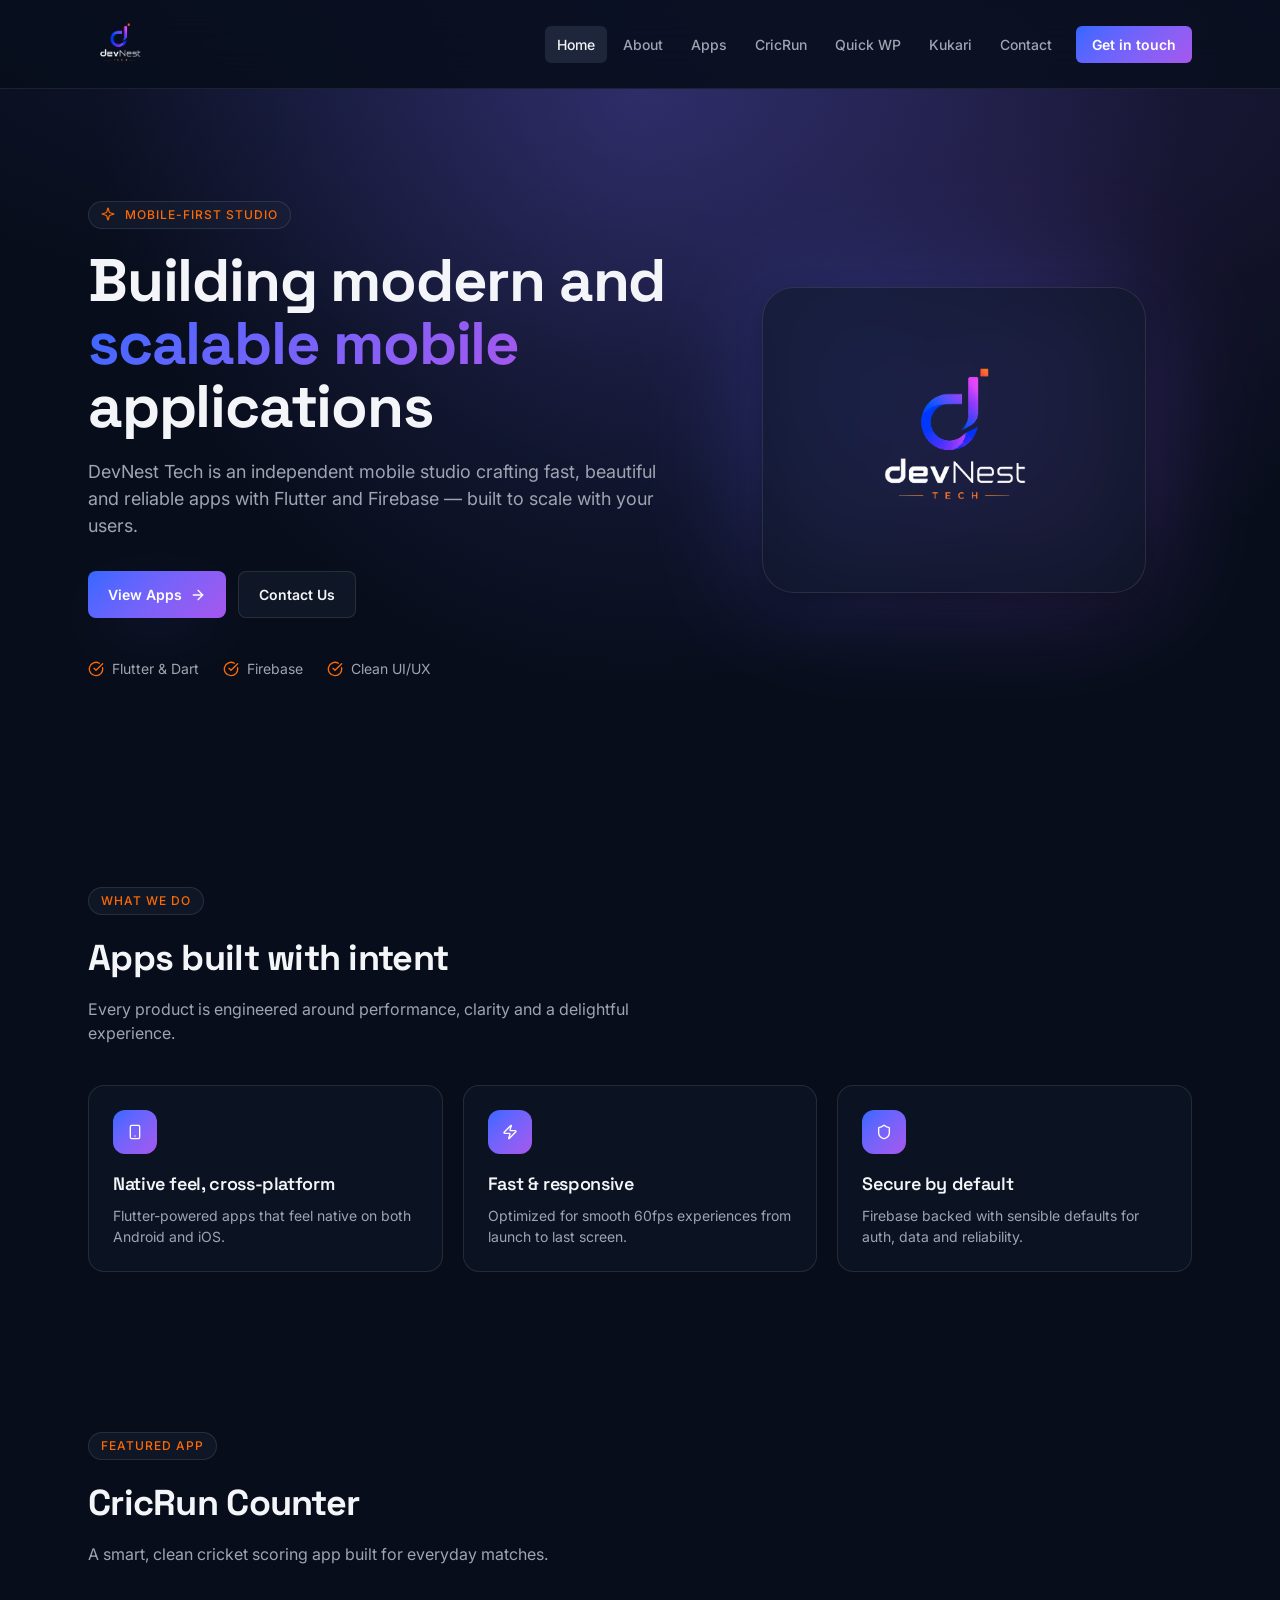
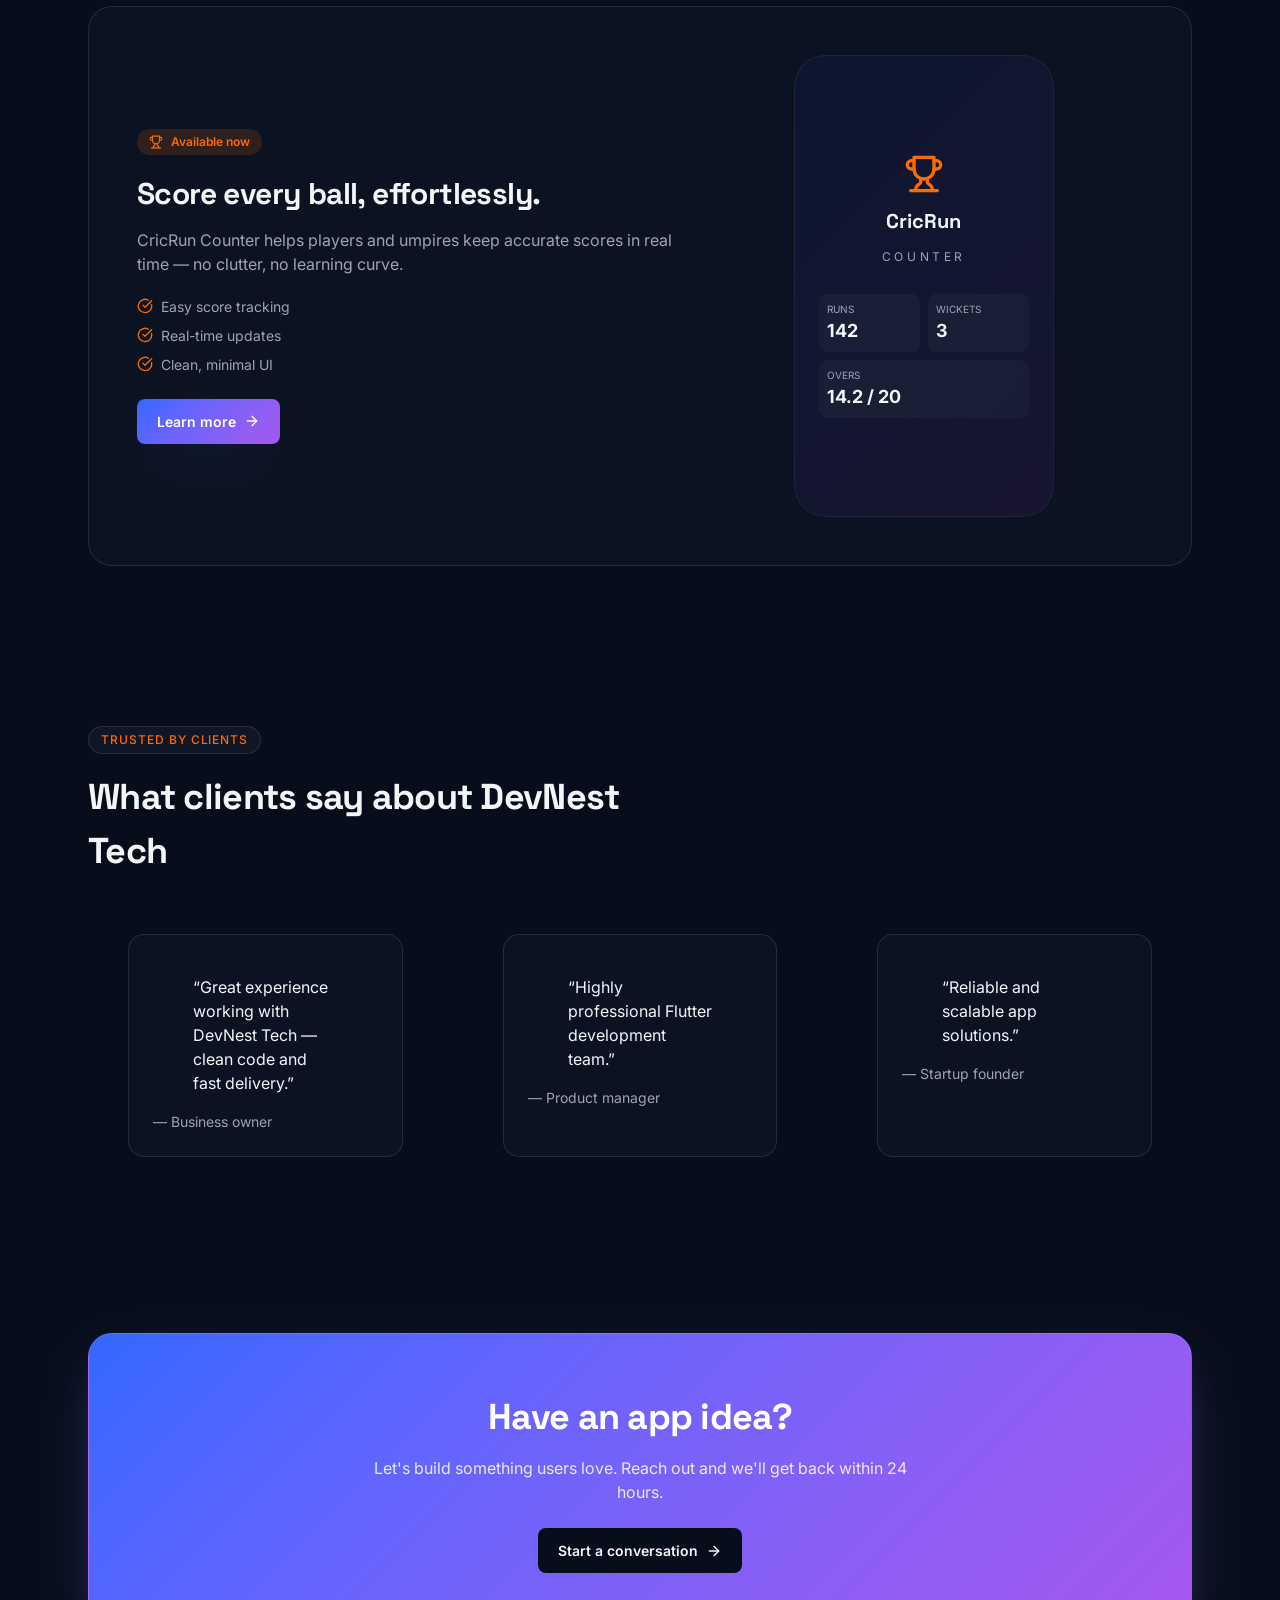
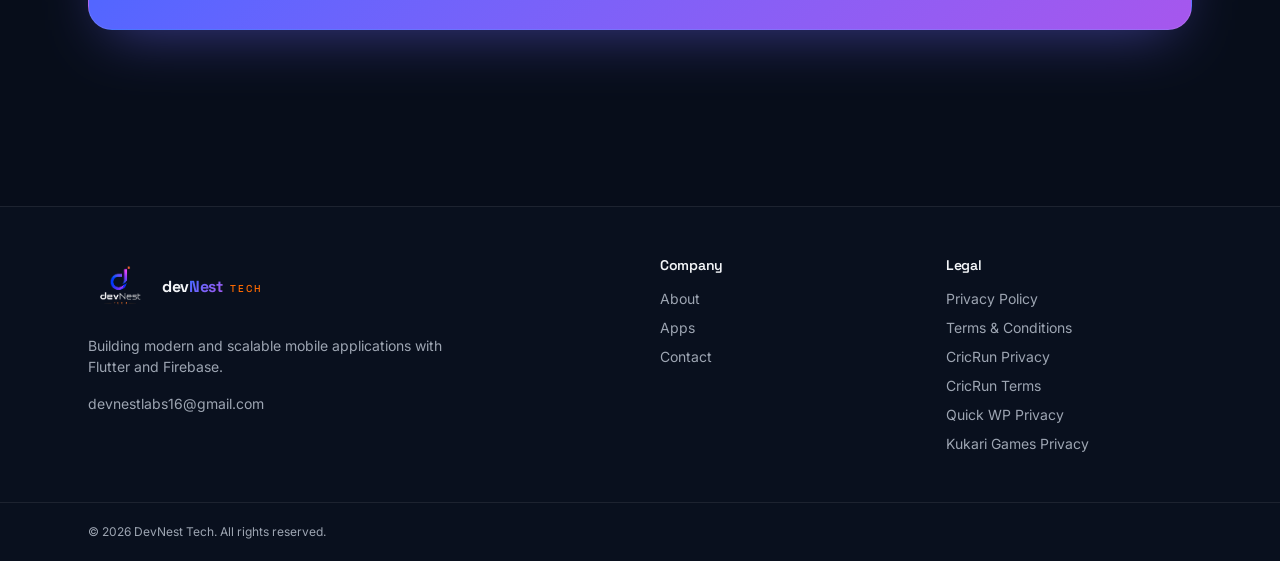
<file: index.html>
<!doctype html>
<html lang="en">

<head>
  <meta charset="utf-8" />
  <meta name="viewport" content="width=device-width, initial-scale=1" />
  <title>DevNest Tech — Modern Mobile App Development</title>
  <meta name="description"
    content="We build modern and scalable mobile applications. Featured app: CricRun Counter — smart cricket scoring." />
  <meta name="author" content="DevNest Tech" />
  <meta property="og:site_name" content="DevNest Tech" />
  <meta property="og:type" content="website" />
  <meta property="og:title" content="DevNest Tech — Modern Mobile App Development" />
  <meta property="og:description"
    content="Building modern and scalable mobile applications with Flutter and Firebase." />
  <meta property="og:url" content="/" />
  <meta name="twitter:card" content="summary" />
  <link rel="canonical" href="/" />
  <link rel="stylesheet" href="css/style.css" />
</head>

<body>

  <div class="page-shell">
    <!-- ===== Header ===== -->
    <header class="site-header">
      <div class="site-header__inner">
        <a href="index.html" class="brand">
          <img src="images/devnest_logo.png" alt="DevNest Tech" />

        </a>
        <nav class="nav-desktop">
          <a href="index.html" data-href="/" class="nav-link is-active">Home</a>
          <a href="about.html" data-href="/about" class="nav-link">About</a>
          <a href="apps.html" data-href="/apps" class="nav-link">Apps</a>
          <a href="cricrun-counter.html" data-href="/cricrun-counter" class="nav-link">CricRun</a>
          <a href="quick-wp.html" data-href="/quick-wp" class="nav-link">Quick WP</a>
          <a href="kukari-games.html" data-href="/kukari-games" class="nav-link">Kukari</a>
          <a href="contact.html" data-href="/contact" class="nav-link">Contact</a>
          <a href="contact.html" class="nav-cta">Get in touch</a>
        </nav>
        <button class="nav-toggle" aria-label="Toggle menu">
          <svg class="icon-lg icon-menu" viewBox="0 0 24 24" fill="none" stroke="currentColor" stroke-width="2"
            stroke-linecap="round" stroke-linejoin="round">
            <line x1="4" y1="12" x2="20" y2="12" />
            <line x1="4" y1="6" x2="20" y2="6" />
            <line x1="4" y1="18" x2="20" y2="18" />
          </svg>
          <svg class="icon-lg icon-close" style="display:none" viewBox="0 0 24 24" fill="none" stroke="currentColor"
            stroke-width="2" stroke-linecap="round" stroke-linejoin="round">
            <line x1="18" y1="6" x2="6" y2="18" />
            <line x1="6" y1="6" x2="18" y2="18" />
          </svg>
        </button>
      </div>
      <div class="nav-mobile">
        <nav class="nav-mobile__inner">
          <a href="index.html" data-href="/" class="nav-link is-active">Home</a>
          <a href="about.html" data-href="/about" class="nav-link">About</a>
          <a href="apps.html" data-href="/apps" class="nav-link">Apps</a>
          <a href="cricrun-counter.html" data-href="/cricrun-counter" class="nav-link">CricRun</a>
          <a href="quick-wp.html" data-href="/quick-wp" class="nav-link">Quick WP</a>
          <a href="kukari-games.html" data-href="/kukari-games" class="nav-link">Kukari</a>
          <a href="contact.html" data-href="/contact" class="nav-link">Contact</a>
        </nav>
      </div>
    </header>

    <main>
      <!-- ===== Hero ===== -->
      <section class="hero">
        <div class="hero__bg"></div>
        <div class="hero__inner">
          <div class="hero__grid">
            <div>
              <span class="eyebrow">
                <svg class="icon-sm" style="display:inline;margin-right:.4rem;vertical-align:-2px" viewBox="0 0 24 24"
                  fill="none" stroke="currentColor" stroke-width="2" stroke-linecap="round" stroke-linejoin="round">
                  <path
                    d="M9.937 15.5A2 2 0 0 0 8.5 14.063l-6.135-1.582a.5.5 0 0 1 0-.962L8.5 9.936A2 2 0 0 0 9.937 8.5l1.582-6.135a.5.5 0 0 1 .963 0L14.063 8.5A2 2 0 0 0 15.5 9.937l6.135 1.581a.5.5 0 0 1 0 .964L15.5 14.063a2 2 0 0 0-1.437 1.437l-1.582 6.135a.5.5 0 0 1-.963 0z" />
                </svg>
                Mobile-first studio
              </span>
              <h1>Building modern and <span class="text-gradient-brand">scalable mobile</span> applications</h1>
              <p class="lede">DevNest Tech is an independent mobile studio crafting fast, beautiful and reliable apps
                with Flutter and Firebase — built to scale with your users.</p>
              <div class="hero__actions">
                <a href="apps.html" class="btn btn-primary">
                  View Apps
                  <svg class="icon" viewBox="0 0 24 24" fill="none" stroke="currentColor" stroke-width="2"
                    stroke-linecap="round" stroke-linejoin="round">
                    <line x1="5" y1="12" x2="19" y2="12" />
                    <polyline points="12 5 19 12 12 19" />
                  </svg>
                </a>
                <a href="contact.html" class="btn btn-secondary">Contact Us</a>
              </div>
              <div class="hero__checks">
                <span class="check-item"><svg class="icon" viewBox="0 0 24 24" fill="none" stroke="currentColor"
                    stroke-width="2" stroke-linecap="round" stroke-linejoin="round">
                    <path d="M21.801 10A10 10 0 1 1 17 3.335" />
                    <path d="m9 11 3 3L22 4" />
                  </svg> Flutter &amp; Dart</span>
                <span class="check-item"><svg class="icon" viewBox="0 0 24 24" fill="none" stroke="currentColor"
                    stroke-width="2" stroke-linecap="round" stroke-linejoin="round">
                    <path d="M21.801 10A10 10 0 1 1 17 3.335" />
                    <path d="m9 11 3 3L22 4" />
                  </svg> Firebase</span>
                <span class="check-item"><svg class="icon" viewBox="0 0 24 24" fill="none" stroke="currentColor"
                    stroke-width="2" stroke-linecap="round" stroke-linejoin="round">
                    <path d="M21.801 10A10 10 0 1 1 17 3.335" />
                    <path d="m9 11 3 3L22 4" />
                  </svg> Clean UI/UX</span>
              </div>
            </div>
            <div class="hero__art">
              <div class="hero__art-glow"></div>
              <div class="hero__art-card">
                <img src="images/devnest_logo.png" alt="DevNest Tech logo" />
              </div>
            </div>
          </div>
        </div>
      </section>

      <!-- ===== Features ===== -->
      <section class="section">
        <div class="section__head">
          <span class="eyebrow">What we do</span>
          <h2 class="section__title">Apps built with intent</h2>
          <p class="section__desc">Every product is engineered around performance, clarity and a delightful experience.
          </p>
        </div>
        <div class="grid-cards cols-3">
          <div class="card">
            <div class="card__icon">
              <svg class="icon" viewBox="0 0 24 24" fill="none" stroke="currentColor" stroke-width="2"
                stroke-linecap="round" stroke-linejoin="round">
                <rect x="5" y="2" width="14" height="20" rx="2" ry="2" />
                <path d="M12 18h.01" />
              </svg>
            </div>
            <h3 class="card__title">Native feel, cross-platform</h3>
            <p class="card__desc">Flutter-powered apps that feel native on both Android and iOS.</p>
          </div>
          <div class="card">
            <div class="card__icon">
              <svg class="icon" viewBox="0 0 24 24" fill="none" stroke="currentColor" stroke-width="2"
                stroke-linecap="round" stroke-linejoin="round">
                <path
                  d="M4 14a1 1 0 0 1-.78-1.63l9.9-10.2a.5.5 0 0 1 .86.46l-1.92 6.02A1 1 0 0 0 13 10h7a1 1 0 0 1 .78 1.63l-9.9 10.2a.5.5 0 0 1-.86-.46l1.92-6.02A1 1 0 0 0 11 14z" />
              </svg>
            </div>
            <h3 class="card__title">Fast &amp; responsive</h3>
            <p class="card__desc">Optimized for smooth 60fps experiences from launch to last screen.</p>
          </div>
          <div class="card">
            <div class="card__icon">
              <svg class="icon" viewBox="0 0 24 24" fill="none" stroke="currentColor" stroke-width="2"
                stroke-linecap="round" stroke-linejoin="round">
                <path
                  d="M20 13c0 5-3.5 7.5-7.66 8.95a1 1 0 0 1-.67-.01C7.5 20.5 4 18 4 13V6a1 1 0 0 1 1-1c2 0 4.5-1.2 6.24-2.72a1.17 1.17 0 0 1 1.52 0C14.51 3.81 17 5 19 5a1 1 0 0 1 1 1z" />
              </svg>
            </div>
            <h3 class="card__title">Secure by default</h3>
            <p class="card__desc">Firebase backed with sensible defaults for auth, data and reliability.</p>
          </div>
        </div>
      </section>

      <!-- ===== Featured App ===== -->
      <section class="section">
        <div class="section__head">
          <span class="eyebrow">Featured app</span>
          <h2 class="section__title">CricRun Counter</h2>
          <p class="section__desc">A smart, clean cricket scoring app built for everyday matches.</p>
        </div>
        <div class="feature-panel">
          <div>
            <div class="badge-pill">
              <svg class="icon-sm" viewBox="0 0 24 24" fill="none" stroke="currentColor" stroke-width="2"
                stroke-linecap="round" stroke-linejoin="round">
                <path d="M6 9H4.5a2.5 2.5 0 0 1 0-5H6" />
                <path d="M18 9h1.5a2.5 2.5 0 0 0 0-5H18" />
                <path d="M4 22h16" />
                <path d="M10 14.66V17c0 .55-.47.98-.97 1.21C7.85 18.75 7 20.24 7 22" />
                <path d="M14 14.66V17c0 .55.47.98.97 1.21C16.15 18.75 17 20.24 17 22" />
                <path d="M18 2H6v7a6 6 0 0 0 12 0V2Z" />
              </svg>
              Available now
            </div>
            <h3>Score every ball, effortlessly.</h3>
            <p class="desc">CricRun Counter helps players and umpires keep accurate scores in real time — no clutter, no
              learning curve.</p>
            <ul>
              <li class="check-item"><svg class="icon" viewBox="0 0 24 24" fill="none" stroke="currentColor"
                  stroke-width="2" stroke-linecap="round" stroke-linejoin="round">
                  <path d="M21.801 10A10 10 0 1 1 17 3.335" />
                  <path d="m9 11 3 3L22 4" />
                </svg> Easy score tracking</li>
              <li class="check-item"><svg class="icon" viewBox="0 0 24 24" fill="none" stroke="currentColor"
                  stroke-width="2" stroke-linecap="round" stroke-linejoin="round">
                  <path d="M21.801 10A10 10 0 1 1 17 3.335" />
                  <path d="m9 11 3 3L22 4" />
                </svg> Real-time updates</li>
              <li class="check-item"><svg class="icon" viewBox="0 0 24 24" fill="none" stroke="currentColor"
                  stroke-width="2" stroke-linecap="round" stroke-linejoin="round">
                  <path d="M21.801 10A10 10 0 1 1 17 3.335" />
                  <path d="m9 11 3 3L22 4" />
                </svg> Clean, minimal UI</li>
            </ul>
            <a href="cricrun-counter.html" class="btn btn-primary">
              Learn more
              <svg class="icon" viewBox="0 0 24 24" fill="none" stroke="currentColor" stroke-width="2"
                stroke-linecap="round" stroke-linejoin="round">
                <line x1="5" y1="12" x2="19" y2="12" />
                <polyline points="12 5 19 12 12 19" />
              </svg>
            </a>
          </div>
          <div class="phone-mock">
            <div class="phone-mock__tint"></div>
            <div class="phone-mock__content">
              <svg class="icon-lg" style="width:2.5rem;height:2.5rem;color:var(--brand-orange)" viewBox="0 0 24 24"
                fill="none" stroke="currentColor" stroke-width="2" stroke-linecap="round" stroke-linejoin="round">
                <path d="M6 9H4.5a2.5 2.5 0 0 1 0-5H6" />
                <path d="M18 9h1.5a2.5 2.5 0 0 0 0-5H18" />
                <path d="M4 22h16" />
                <path d="M10 14.66V17c0 .55-.47.98-.97 1.21C7.85 18.75 7 20.24 7 22" />
                <path d="M14 14.66V17c0 .55.47.98.97 1.21C16.15 18.75 17 20.24 17 22" />
                <path d="M18 2H6v7a6 6 0 0 0 12 0V2Z" />
              </svg>
              <p class="phone-mock__title">CricRun</p>
              <p class="phone-mock__sub">Counter</p>
              <div class="phone-mock__stats">
                <div class="stat-box">
                  <p class="stat-box__label">Runs</p>
                  <p class="stat-box__value">142</p>
                </div>
                <div class="stat-box">
                  <p class="stat-box__label">Wickets</p>
                  <p class="stat-box__value">3</p>
                </div>
                <div class="stat-box span-2">
                  <p class="stat-box__label">Overs</p>
                  <p class="stat-box__value">14.2 / 20</p>
                </div>
              </div>
            </div>
          </div>
        </div>
      </section>

      <!-- ===== Testimonials ===== -->
      <section class="section">
        <div class="section__head">
          <span class="eyebrow">Trusted by clients</span>
          <h2 class="section__title">What clients say about DevNest Tech</h2>
        </div>
        <div class="grid-cards cols-3">
          <figure class="testimonial">
            <blockquote>&ldquo;Great experience working with DevNest Tech — clean code and fast delivery.&rdquo;
            </blockquote>
            <figcaption>— Business owner</figcaption>
          </figure>
          <figure class="testimonial">
            <blockquote>&ldquo;Highly professional Flutter development team.&rdquo;</blockquote>
            <figcaption>— Product manager</figcaption>
          </figure>
          <figure class="testimonial">
            <blockquote>&ldquo;Reliable and scalable app solutions.&rdquo;</blockquote>
            <figcaption>— Startup founder</figcaption>
          </figure>
        </div>
      </section>

      <!-- ===== CTA ===== -->
      <section class="section">
        <div class="cta-banner">
          <h2>Have an app idea?</h2>
          <p>Let's build something users love. Reach out and we'll get back within 24 hours.</p>
          <a href="contact.html" class="btn">
            Start a conversation
            <svg class="icon" viewBox="0 0 24 24" fill="none" stroke="currentColor" stroke-width="2"
              stroke-linecap="round" stroke-linejoin="round">
              <line x1="5" y1="12" x2="19" y2="12" />
              <polyline points="12 5 19 12 12 19" />
            </svg>
          </a>
        </div>
      </section>
    </main>

    <!-- ===== Footer ===== -->
    <footer class="site-footer">
      <div class="site-footer__grid">
        <div class="footer-brand">
          <a href="index.html" class="brand">
            <img src="images/devnest_logo.png" alt="DevNest Tech" />
            <div class="brand__text">
              <span class="brand__name">dev<span class="text-gradient-brand">Nest</span> <span class="brand__tag"
                  style="margin-left:.25rem">Tech</span></span>
            </div>
          </a>
          <p>Building modern and scalable mobile applications with Flutter and Firebase.</p>
          <p><a href="mailto:devnestlabs16@gmail.com">devnestlabs16@gmail.com</a></p>
        </div>
        <div class="footer-col">
          <h4>Company</h4>
          <ul>
            <li><a href="about.html">About</a></li>
            <li><a href="apps.html">Apps</a></li>
            <li><a href="contact.html">Contact</a></li>
          </ul>
        </div>
        <div class="footer-col">
          <h4>Legal</h4>
          <ul>
            <li><a href="privacy.html">Privacy Policy</a></li>
            <li><a href="terms.html">Terms &amp; Conditions</a></li>
            <li><a href="cricrun-counter-privacy.html">CricRun Privacy</a></li>
            <li><a href="cricrun-counter-terms.html">CricRun Terms</a></li>
            <li><a href="quick-wp-privacy.html">Quick WP Privacy</a></li>
            <li><a href="kukari-games-privacy.html">Kukari Games Privacy</a></li>
          </ul>
        </div>
      </div>
      <div class="site-footer__bottom">
        <div class="site-footer__bottom-inner">
          <span id="footer-year">© 2026 DevNest Tech. All rights reserved.</span>
        </div>
      </div>
    </footer>
  </div>

  <script src="js/main.js"></script>
  <script>
    document.getElementById("footer-year").textContent = "© " + new Date().getFullYear() + " DevNest Tech. All rights reserved.";
  </script>
</body>

</html>
</file>
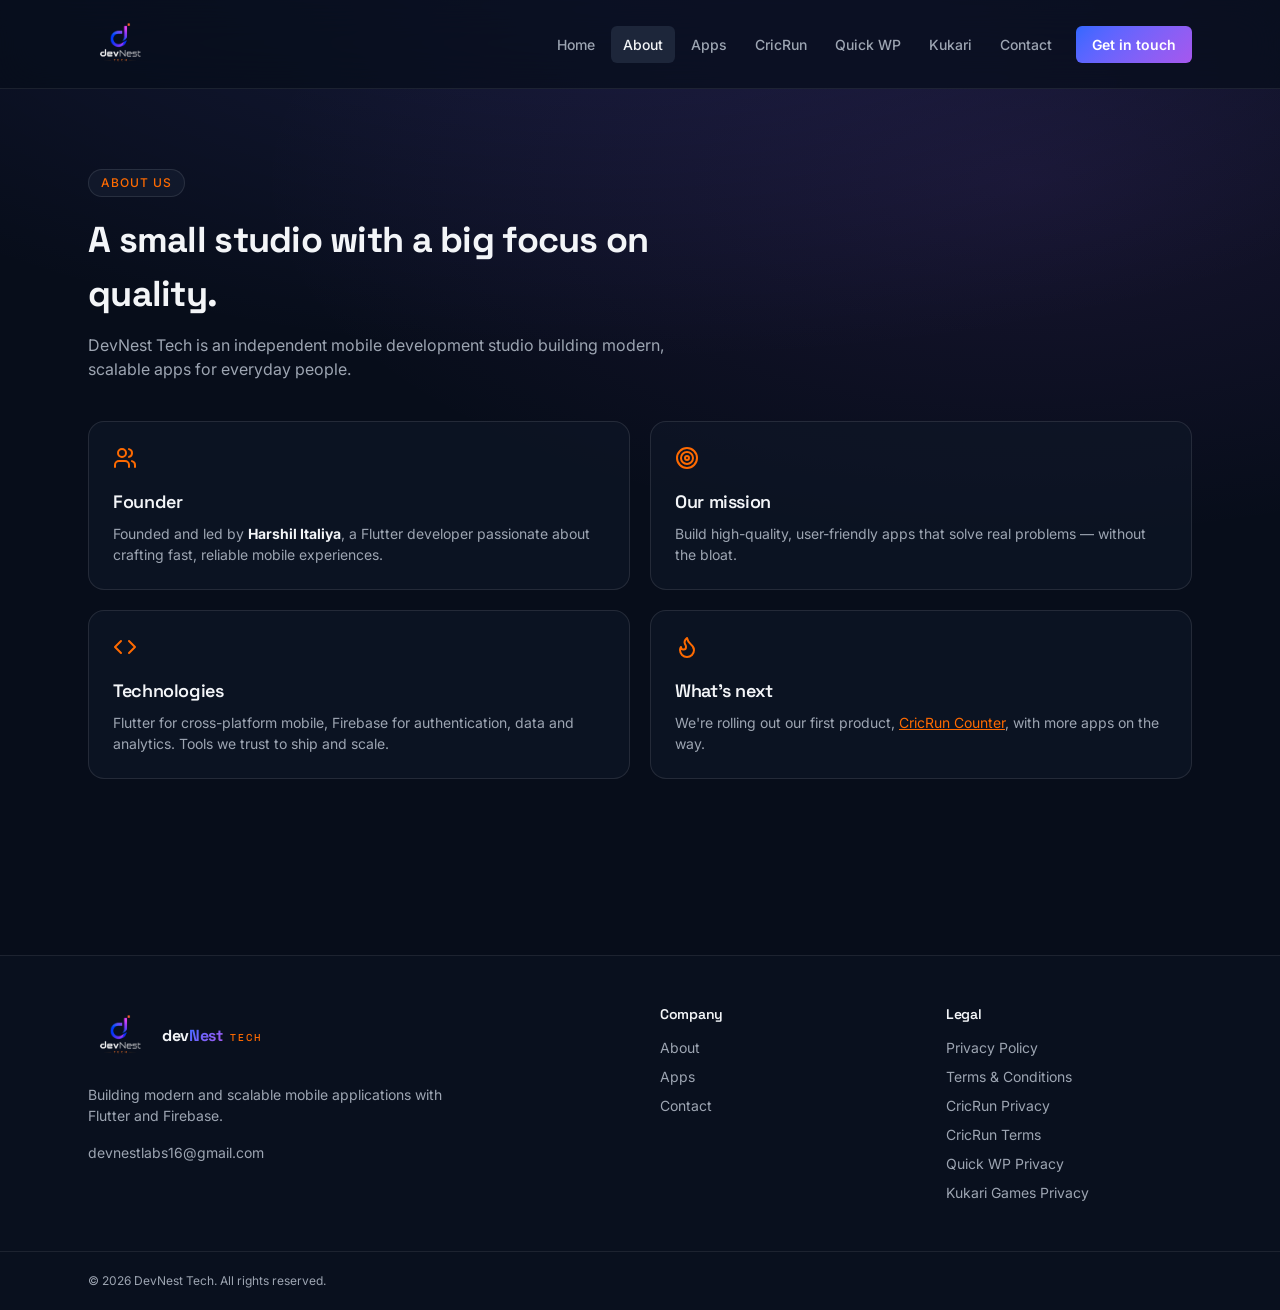
<file: about.html>
<!doctype html>
<html lang="en">

<head>
  <meta charset="utf-8" />
  <meta name="viewport" content="width=device-width, initial-scale=1" />
  <title>About — DevNest Tech</title>
  <meta name="description"
    content="DevNest Tech is an independent mobile studio founded by Harshil Italiya, focused on Flutter and Firebase apps." />
  <meta name="author" content="DevNest Tech" />
  <meta property="og:site_name" content="DevNest Tech" />
  <meta property="og:type" content="website" />
  <meta property="og:title" content="About — DevNest Tech" />
  <meta property="og:description" content="An independent mobile studio founded by Harshil Italiya." />
  <meta property="og:url" content="/about" />
  <meta name="twitter:card" content="summary" />
  <link rel="canonical" href="/about" />
  <link rel="stylesheet" href="css/style.css" />
</head>

<body>

  <div class="page-shell">
    <!-- ===== Header ===== -->
    <header class="site-header">
      <div class="site-header__inner">
        <a href="index.html" class="brand">
          <img src="images/devnest_logo.png" alt="DevNest Tech" />

        </a>
        <nav class="nav-desktop">
          <a href="index.html" data-href="/" class="nav-link">Home</a>
          <a href="about.html" data-href="/about" class="nav-link is-active">About</a>
          <a href="apps.html" data-href="/apps" class="nav-link">Apps</a>
          <a href="cricrun-counter.html" data-href="/cricrun-counter" class="nav-link">CricRun</a>
          <a href="quick-wp.html" data-href="/quick-wp" class="nav-link">Quick WP</a>
          <a href="kukari-games.html" data-href="/kukari-games" class="nav-link">Kukari</a>
          <a href="contact.html" data-href="/contact" class="nav-link">Contact</a>
          <a href="contact.html" class="nav-cta">Get in touch</a>
        </nav>
        <button class="nav-toggle" aria-label="Toggle menu">
          <svg class="icon-lg icon-menu" viewBox="0 0 24 24" fill="none" stroke="currentColor" stroke-width="2"
            stroke-linecap="round" stroke-linejoin="round">
            <line x1="4" y1="12" x2="20" y2="12" />
            <line x1="4" y1="6" x2="20" y2="6" />
            <line x1="4" y1="18" x2="20" y2="18" />
          </svg>
          <svg class="icon-lg icon-close" style="display:none" viewBox="0 0 24 24" fill="none" stroke="currentColor"
            stroke-width="2" stroke-linecap="round" stroke-linejoin="round">
            <line x1="18" y1="6" x2="6" y2="18" />
            <line x1="6" y1="6" x2="18" y2="18" />
          </svg>
        </button>
      </div>
      <div class="nav-mobile">
        <nav class="nav-mobile__inner">
          <a href="index.html" data-href="/" class="nav-link">Home</a>
          <a href="about.html" data-href="/about" class="nav-link is-active">About</a>
          <a href="apps.html" data-href="/apps" class="nav-link">Apps</a>
          <a href="cricrun-counter.html" data-href="/cricrun-counter" class="nav-link">CricRun</a>
          <a href="quick-wp.html" data-href="/quick-wp" class="nav-link">Quick WP</a>
          <a href="kukari-games.html" data-href="/kukari-games" class="nav-link">Kukari</a>
          <a href="contact.html" data-href="/contact" class="nav-link">Contact</a>
        </nav>
      </div>
    </header>

    <main>
      <section class="section">
        <div class="section__head">
          <span class="eyebrow">About us</span>
          <h2 class="section__title">A small studio with a big focus on quality.</h2>
          <p class="section__desc">DevNest Tech is an independent mobile development studio building modern, scalable
            apps for everyday people.</p>
        </div>
        <div class="grid-cards cols-2">
          <div class="card about-card">
            <svg class="icon-lg" viewBox="0 0 24 24" fill="none" stroke="currentColor" stroke-width="2"
              stroke-linecap="round" stroke-linejoin="round">
              <path d="M16 21v-2a4 4 0 0 0-4-4H6a4 4 0 0 0-4 4v2" />
              <circle cx="9" cy="7" r="4" />
              <path d="M22 21v-2a4 4 0 0 0-3-3.87" />
              <path d="M16 3.13a4 4 0 0 1 0 7.75" />
            </svg>
            <h3>Founder</h3>
            <p>Founded and led by <strong style="color:var(--foreground)">Harshil Italiya</strong>, a Flutter developer
              passionate about crafting fast, reliable mobile experiences.</p>
          </div>
          <div class="card about-card">
            <svg class="icon-lg" viewBox="0 0 24 24" fill="none" stroke="currentColor" stroke-width="2"
              stroke-linecap="round" stroke-linejoin="round">
              <circle cx="12" cy="12" r="10" />
              <circle cx="12" cy="12" r="6" />
              <circle cx="12" cy="12" r="2" />
            </svg>
            <h3>Our mission</h3>
            <p>Build high-quality, user-friendly apps that solve real problems — without the bloat.</p>
          </div>
          <div class="card about-card">
            <svg class="icon-lg" viewBox="0 0 24 24" fill="none" stroke="currentColor" stroke-width="2"
              stroke-linecap="round" stroke-linejoin="round">
              <polyline points="16 18 22 12 16 6" />
              <polyline points="8 6 2 12 8 18" />
            </svg>
            <h3>Technologies</h3>
            <p>Flutter for cross-platform mobile, Firebase for authentication, data and analytics. Tools we trust to
              ship and scale.</p>
          </div>
          <div class="card about-card">
            <svg class="icon-lg" viewBox="0 0 24 24" fill="none" stroke="currentColor" stroke-width="2"
              stroke-linecap="round" stroke-linejoin="round">
              <path
                d="M8.5 14.5A2.5 2.5 0 0 0 11 12c0-1.38-.5-2-1-3-1.072-2.143-.224-4.054 2-6 .5 2.5 2 4.9 4 6.5 2 1.6 3 3.5 3 5.5a7 7 0 1 1-14 0c0-1.153.433-2.294 1-3a2.5 2.5 0 0 0 2.5 2.5z" />
            </svg>
            <h3>What's next</h3>
            <p>We're rolling out our first product, <a href="cricrun-counter.html" class="link-brand">CricRun
                Counter</a>, with more apps on the way.</p>
          </div>
        </div>
      </section>
    </main>

    <!-- ===== Footer ===== -->
    <footer class="site-footer">
      <div class="site-footer__grid">
        <div class="footer-brand">
          <a href="index.html" class="brand">
            <img src="images/devnest_logo.png" alt="DevNest Tech" />
            <div class="brand__text">
              <span class="brand__name">dev<span class="text-gradient-brand">Nest</span> <span class="brand__tag"
                  style="margin-left:.25rem">Tech</span></span>
            </div>
          </a>
          <p>Building modern and scalable mobile applications with Flutter and Firebase.</p>
          <p><a href="mailto:devnestlabs16@gmail.com">devnestlabs16@gmail.com</a></p>
        </div>
        <div class="footer-col">
          <h4>Company</h4>
          <ul>
            <li><a href="about.html">About</a></li>
            <li><a href="apps.html">Apps</a></li>
            <li><a href="contact.html">Contact</a></li>
          </ul>
        </div>
        <div class="footer-col">
          <h4>Legal</h4>
          <ul>
            <li><a href="privacy.html">Privacy Policy</a></li>
            <li><a href="terms.html">Terms &amp; Conditions</a></li>
            <li><a href="cricrun-counter-privacy.html">CricRun Privacy</a></li>
            <li><a href="cricrun-counter-terms.html">CricRun Terms</a></li>
            <li><a href="quick-wp-privacy.html">Quick WP Privacy</a></li>
            <li><a href="kukari-games-privacy.html">Kukari Games Privacy</a></li>
          </ul>
        </div>
      </div>
      <div class="site-footer__bottom">
        <div class="site-footer__bottom-inner">
          <span id="footer-year">© 2026 DevNest Tech. All rights reserved.</span>
        </div>
      </div>
    </footer>
  </div>

  <script src="js/main.js"></script>
  <script>
    document.getElementById("footer-year").textContent = "© " + new Date().getFullYear() + " DevNest Tech. All rights reserved.";
  </script>
</body>

</html>
</file>
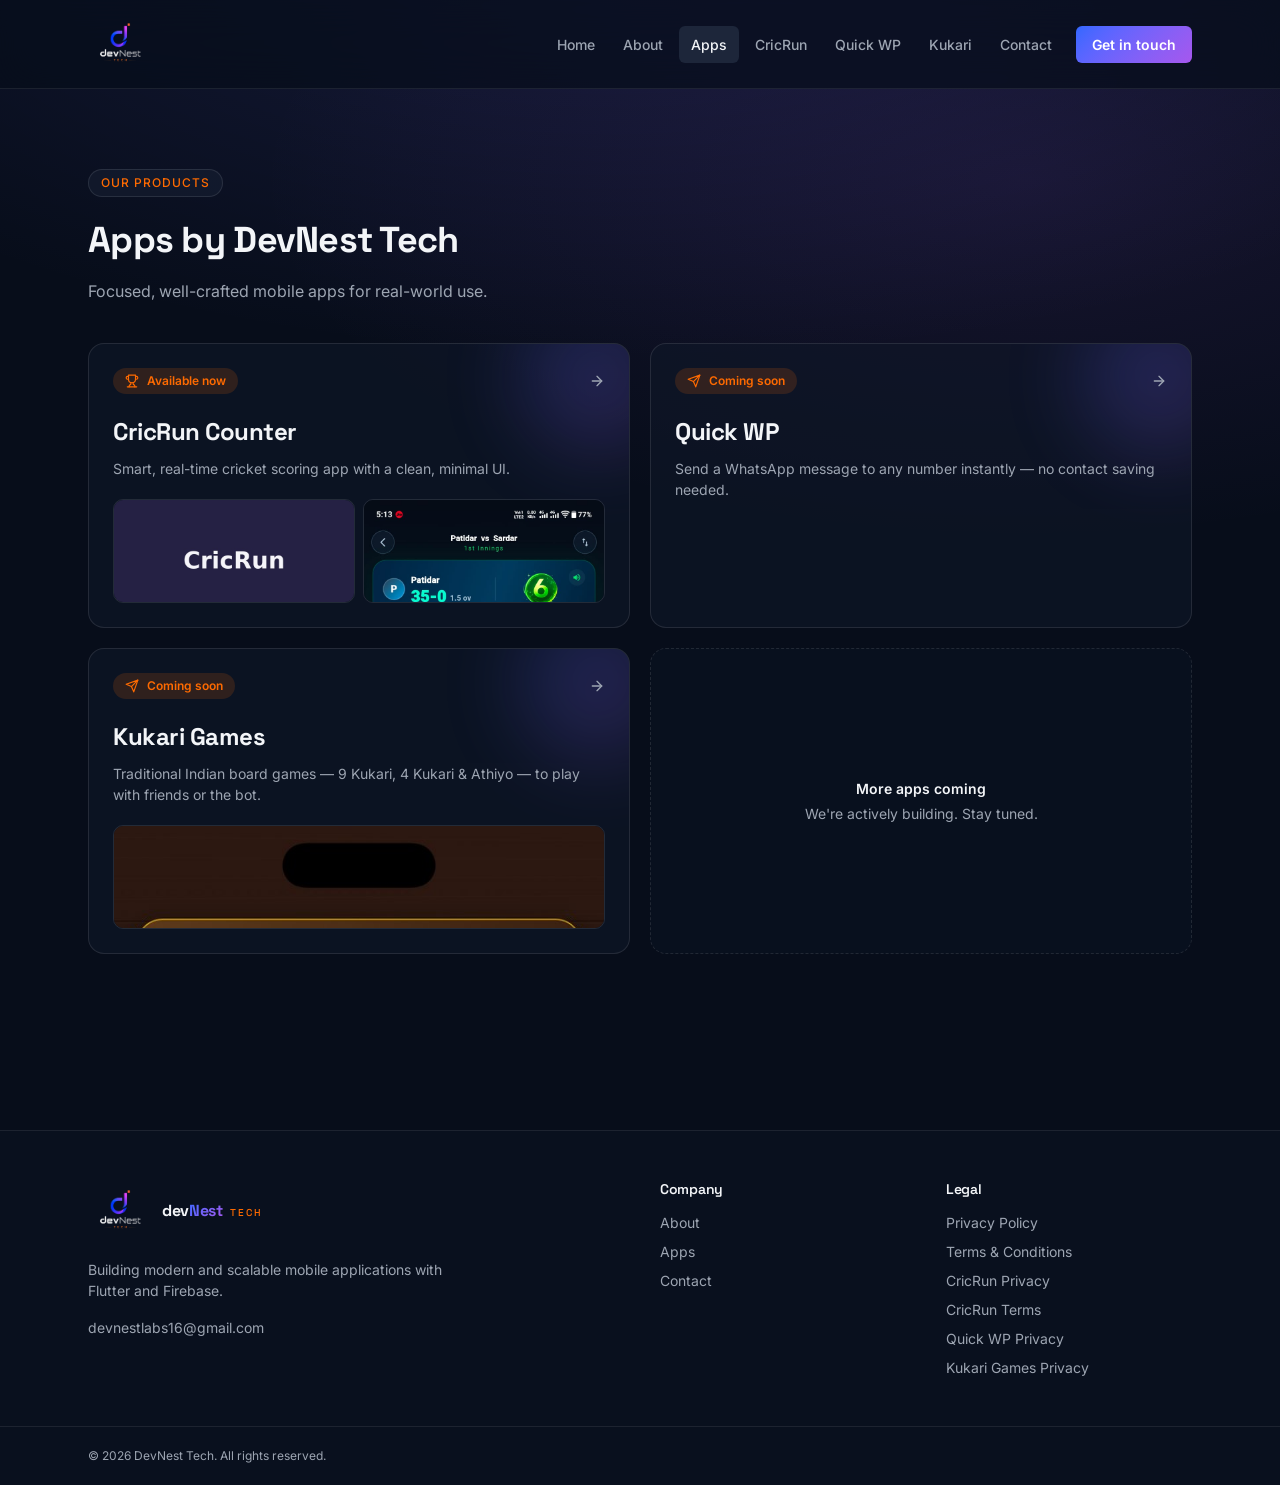
<file: apps.html>
<!doctype html>
<html lang="en">

<head>
  <meta charset="utf-8" />
  <meta name="viewport" content="width=device-width, initial-scale=1" />
  <title>Our Apps — DevNest Tech</title>
  <meta name="description"
    content="Explore mobile apps built by DevNest Tech, including CricRun Counter — a smart cricket scoring app — and Quick WP, a fast WhatsApp messaging app." />
  <meta name="author" content="DevNest Tech" />
  <meta property="og:site_name" content="DevNest Tech" />
  <meta property="og:type" content="website" />
  <meta property="og:title" content="Our Apps — DevNest Tech" />
  <meta property="og:description" content="Mobile apps built by DevNest Tech." />
  <meta property="og:url" content="/apps" />
  <meta name="twitter:card" content="summary" />
  <link rel="canonical" href="/apps" />
  <link rel="stylesheet" href="css/style.css" />
</head>

<body>

  <div class="page-shell">
    <!-- ===== Header ===== -->
    <header class="site-header">
      <div class="site-header__inner">
        <a href="index.html" class="brand">
          <img src="images/devnest_logo.png" alt="DevNest Tech" />

        </a>
        <nav class="nav-desktop">
          <a href="index.html" data-href="/" class="nav-link">Home</a>
          <a href="about.html" data-href="/about" class="nav-link">About</a>
          <a href="apps.html" data-href="/apps" class="nav-link is-active">Apps</a>
          <a href="cricrun-counter.html" data-href="/cricrun-counter" class="nav-link">CricRun</a>
          <a href="quick-wp.html" data-href="/quick-wp" class="nav-link">Quick WP</a>
          <a href="kukari-games.html" data-href="/kukari-games" class="nav-link">Kukari</a>
          <a href="contact.html" data-href="/contact" class="nav-link">Contact</a>
          <a href="contact.html" class="nav-cta">Get in touch</a>
        </nav>
        <button class="nav-toggle" aria-label="Toggle menu">
          <svg class="icon-lg icon-menu" viewBox="0 0 24 24" fill="none" stroke="currentColor" stroke-width="2"
            stroke-linecap="round" stroke-linejoin="round">
            <line x1="4" y1="12" x2="20" y2="12" />
            <line x1="4" y1="6" x2="20" y2="6" />
            <line x1="4" y1="18" x2="20" y2="18" />
          </svg>
          <svg class="icon-lg icon-close" style="display:none" viewBox="0 0 24 24" fill="none" stroke="currentColor"
            stroke-width="2" stroke-linecap="round" stroke-linejoin="round">
            <line x1="18" y1="6" x2="6" y2="18" />
            <line x1="6" y1="6" x2="18" y2="18" />
          </svg>
        </button>
      </div>
      <div class="nav-mobile">
        <nav class="nav-mobile__inner">
          <a href="index.html" data-href="/" class="nav-link">Home</a>
          <a href="about.html" data-href="/about" class="nav-link">About</a>
          <a href="apps.html" data-href="/apps" class="nav-link is-active">Apps</a>
          <a href="cricrun-counter.html" data-href="/cricrun-counter" class="nav-link">CricRun</a>
          <a href="quick-wp.html" data-href="/quick-wp" class="nav-link">Quick WP</a>
          <a href="kukari-games.html" data-href="/kukari-games" class="nav-link">Kukari</a>
          <a href="contact.html" data-href="/contact" class="nav-link">Contact</a>
        </nav>
      </div>
    </header>

    <main>
      <section class="section">
        <div class="section__head">
          <span class="eyebrow">Our products</span>
          <h2 class="section__title">Apps by DevNest Tech</h2>
          <p class="section__desc">Focused, well-crafted mobile apps for real-world use.</p>
        </div>
        <div class="grid-cards cols-2">
          <a href="cricrun-counter.html" class="app-card">
            <div class="app-card__glow"></div>
            <div class="app-card__top">
              <span class="badge-pill">
                <svg class="icon-sm" viewBox="0 0 24 24" fill="none" stroke="currentColor" stroke-width="2"
                  stroke-linecap="round" stroke-linejoin="round">
                  <path d="M6 9H4.5a2.5 2.5 0 0 1 0-5H6" />
                  <path d="M18 9h1.5a2.5 2.5 0 0 0 0-5H18" />
                  <path d="M4 22h16" />
                  <path d="M10 14.66V17c0 .55-.47.98-.97 1.21C7.85 18.75 7 20.24 7 22" />
                  <path d="M14 14.66V17c0 .55.47.98.97 1.21C16.15 18.75 17 20.24 17 22" />
                  <path d="M18 2H6v7a6 6 0 0 0 12 0V2Z" />
                </svg>
                Available now
              </span>
              <svg class="icon app-card__arrow" viewBox="0 0 24 24" fill="none" stroke="currentColor" stroke-width="2"
                stroke-linecap="round" stroke-linejoin="round">
                <line x1="5" y1="12" x2="19" y2="12" />
                <polyline points="12 5 19 12 12 19" />
              </svg>
            </div>
            <h3>CricRun Counter</h3>
            <p>Smart, real-time cricket scoring app with a clean, minimal UI.</p>
            <div class="app-card__shots">
              <img src="images/cricrun-preview.jpeg" alt="CricRun Counter home screen" loading="lazy" />
              <img src="images/cricrun_score.jpeg" alt="CricRun Counter live scoring screen" loading="lazy" />
            </div>
          </a>

          <a href="quick-wp.html" class="app-card">
            <div class="app-card__glow"></div>
            <div class="app-card__top">
              <span class="badge-pill">
                <svg class="icon-sm" viewBox="0 0 24 24" fill="none" stroke="currentColor" stroke-width="2"
                  stroke-linecap="round" stroke-linejoin="round">
                  <path d="m22 2-7 20-4-9-9-4Z" />
                  <path d="M22 2 11 13" />
                </svg>
                Coming soon
              </span>
              <svg class="icon app-card__arrow" viewBox="0 0 24 24" fill="none" stroke="currentColor" stroke-width="2"
                stroke-linecap="round" stroke-linejoin="round">
                <line x1="5" y1="12" x2="19" y2="12" />
                <polyline points="12 5 19 12 12 19" />
              </svg>
            </div>
            <h3>Quick WP</h3>
            <p>Send a WhatsApp message to any number instantly — no contact saving needed.</p>
          </a>

          <a href="kukari-games.html" class="app-card">
            <div class="app-card__glow"></div>
            <div class="app-card__top">
              <span class="badge-pill">
                <svg class="icon-sm" viewBox="0 0 24 24" fill="none" stroke="currentColor" stroke-width="2" stroke-linecap="round" stroke-linejoin="round"><path d="m22 2-7 20-4-9-9-4Z" /><path d="M22 2 11 13" /></svg>
                Coming soon
              </span>
              <svg class="icon app-card__arrow" viewBox="0 0 24 24" fill="none" stroke="currentColor" stroke-width="2"
                stroke-linecap="round" stroke-linejoin="round">
                <line x1="5" y1="12" x2="19" y2="12" />
                <polyline points="12 5 19 12 12 19" />
              </svg>
            </div>
            <h3>Kukari Games</h3>
            <p>Traditional Indian board games — 9 Kukari, 4 Kukari &amp; Athiyo — to play with friends or the bot.</p>
            <div class="app-card__shots">
              <img src="images/kukari-dashboard.jpg" alt="Kukari Games home screen" loading="lazy" />
            </div>
          </a>

          <div class="app-card--soon">
            <p>More apps coming</p>
            <p>We're actively building. Stay tuned.</p>
          </div>
        </div>
      </section>
    </main>

    <!-- ===== Footer ===== -->
    <footer class="site-footer">
      <div class="site-footer__grid">
        <div class="footer-brand">
          <a href="index.html" class="brand">
            <img src="images/devnest_logo.png" alt="DevNest Tech" />
            <div class="brand__text">
              <span class="brand__name">dev<span class="text-gradient-brand">Nest</span> <span class="brand__tag"
                  style="margin-left:.25rem">Tech</span></span>
            </div>
          </a>
          <p>Building modern and scalable mobile applications with Flutter and Firebase.</p>
          <p><a href="mailto:devnestlabs16@gmail.com">devnestlabs16@gmail.com</a></p>
        </div>
        <div class="footer-col">
          <h4>Company</h4>
          <ul>
            <li><a href="about.html">About</a></li>
            <li><a href="apps.html">Apps</a></li>
            <li><a href="contact.html">Contact</a></li>
          </ul>
        </div>
        <div class="footer-col">
          <h4>Legal</h4>
          <ul>
            <li><a href="privacy.html">Privacy Policy</a></li>
            <li><a href="terms.html">Terms &amp; Conditions</a></li>
            <li><a href="cricrun-counter-privacy.html">CricRun Privacy</a></li>
            <li><a href="cricrun-counter-terms.html">CricRun Terms</a></li>
            <li><a href="quick-wp-privacy.html">Quick WP Privacy</a></li>
            <li><a href="kukari-games-privacy.html">Kukari Games Privacy</a></li>
          </ul>
        </div>
      </div>
      <div class="site-footer__bottom">
        <div class="site-footer__bottom-inner">
          <span id="footer-year">© 2026 DevNest Tech. All rights reserved.</span>
        </div>
      </div>
    </footer>
  </div>

  <script src="js/main.js"></script>
  <script>
    document.getElementById("footer-year").textContent = "© " + new Date().getFullYear() + " DevNest Tech. All rights reserved.";
  </script>
</body>

</html>
</file>
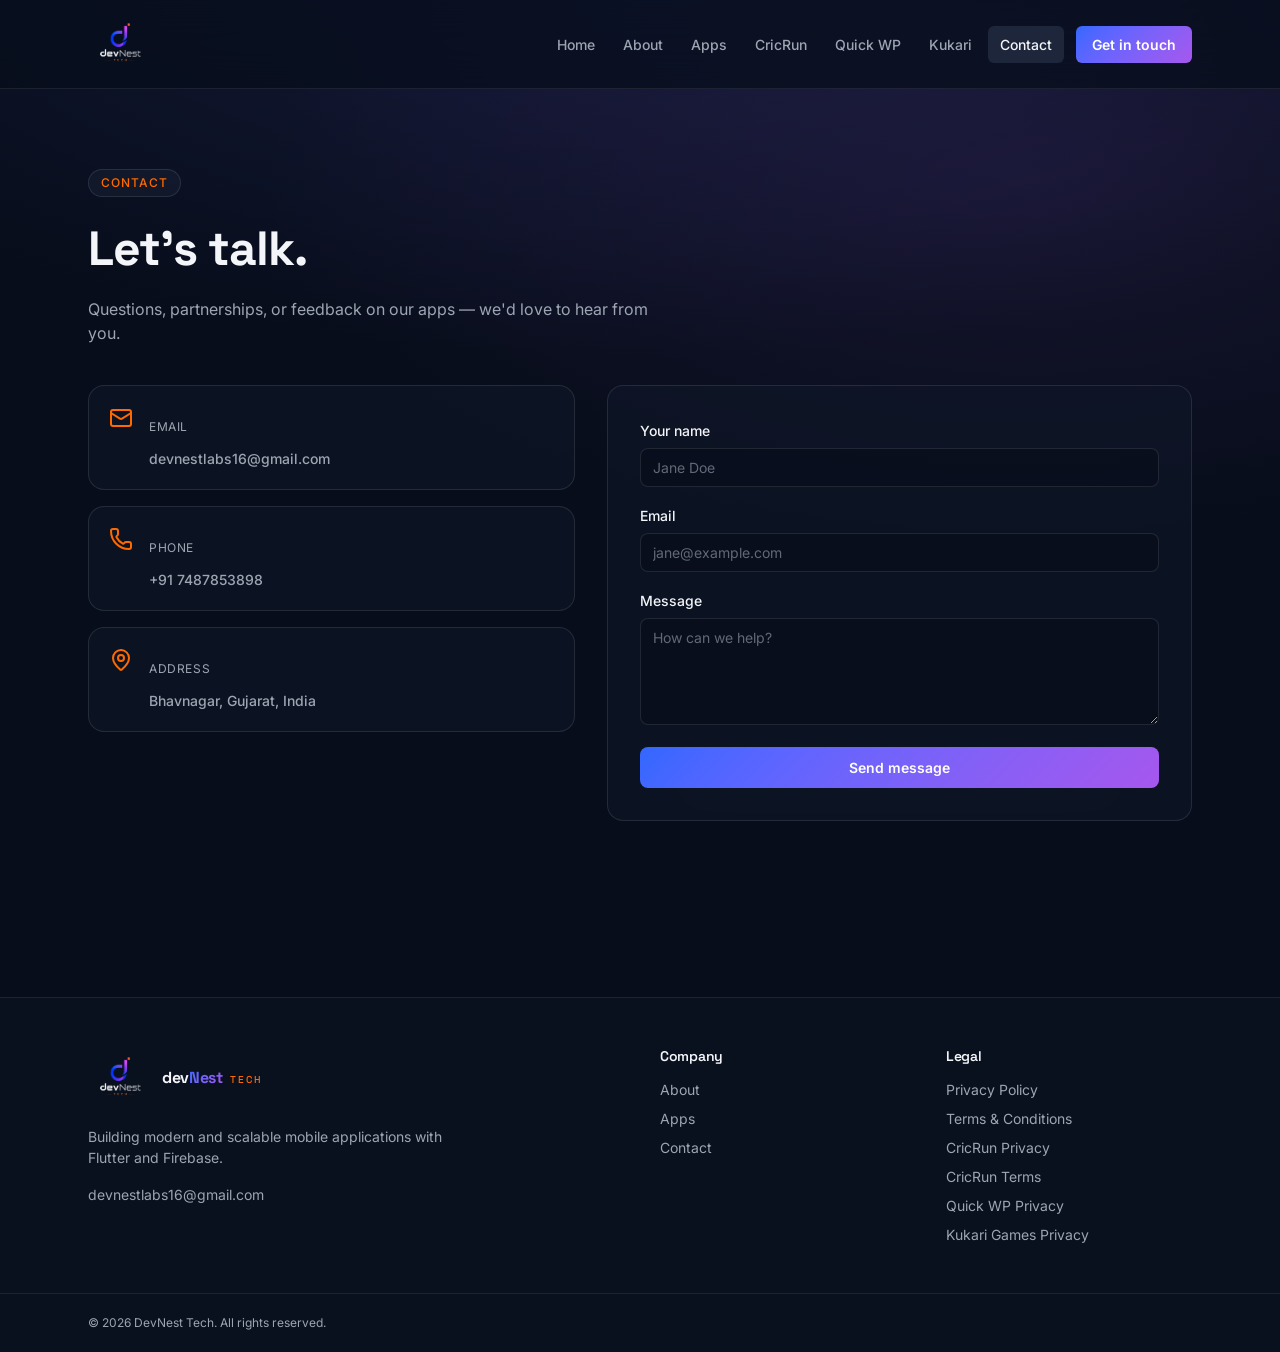
<file: contact.html>
<!doctype html>
<html lang="en">

<head>
  <meta charset="utf-8" />
  <meta name="viewport" content="width=device-width, initial-scale=1" />
  <title>Contact — DevNest Tech</title>
  <meta name="description"
    content="Get in touch with DevNest Tech. Email devnestlabs16@gmail.com or call +91 7487853898." />
  <meta name="author" content="DevNest Tech" />
  <meta property="og:site_name" content="DevNest Tech" />
  <meta property="og:type" content="website" />
  <meta property="og:title" content="Contact — DevNest Tech" />
  <meta property="og:description" content="Reach out to DevNest Tech." />
  <meta property="og:url" content="/contact" />
  <meta name="twitter:card" content="summary" />
  <link rel="canonical" href="/contact" />
  <link rel="stylesheet" href="css/style.css" />
</head>

<body>

  <div class="page-shell">
    <!-- ===== Header ===== -->
    <header class="site-header">
      <div class="site-header__inner">
        <a href="index.html" class="brand">
          <img src="images/devnest_logo.png" alt="DevNest Tech" />

        </a>
        <nav class="nav-desktop">
          <a href="index.html" data-href="/" class="nav-link">Home</a>
          <a href="about.html" data-href="/about" class="nav-link">About</a>
          <a href="apps.html" data-href="/apps" class="nav-link">Apps</a>
          <a href="cricrun-counter.html" data-href="/cricrun-counter" class="nav-link">CricRun</a>
          <a href="quick-wp.html" data-href="/quick-wp" class="nav-link">Quick WP</a>
          <a href="kukari-games.html" data-href="/kukari-games" class="nav-link">Kukari</a>
          <a href="contact.html" data-href="/contact" class="nav-link is-active">Contact</a>
          <a href="contact.html" class="nav-cta">Get in touch</a>
        </nav>
        <button class="nav-toggle" aria-label="Toggle menu">
          <svg class="icon-lg icon-menu" viewBox="0 0 24 24" fill="none" stroke="currentColor" stroke-width="2"
            stroke-linecap="round" stroke-linejoin="round">
            <line x1="4" y1="12" x2="20" y2="12" />
            <line x1="4" y1="6" x2="20" y2="6" />
            <line x1="4" y1="18" x2="20" y2="18" />
          </svg>
          <svg class="icon-lg icon-close" style="display:none" viewBox="0 0 24 24" fill="none" stroke="currentColor"
            stroke-width="2" stroke-linecap="round" stroke-linejoin="round">
            <line x1="18" y1="6" x2="6" y2="18" />
            <line x1="6" y1="6" x2="18" y2="18" />
          </svg>
        </button>
      </div>
      <div class="nav-mobile">
        <nav class="nav-mobile__inner">
          <a href="index.html" data-href="/" class="nav-link">Home</a>
          <a href="about.html" data-href="/about" class="nav-link">About</a>
          <a href="apps.html" data-href="/apps" class="nav-link">Apps</a>
          <a href="cricrun-counter.html" data-href="/cricrun-counter" class="nav-link">CricRun</a>
          <a href="quick-wp.html" data-href="/quick-wp" class="nav-link">Quick WP</a>
          <a href="kukari-games.html" data-href="/kukari-games" class="nav-link">Kukari</a>
          <a href="contact.html" data-href="/contact" class="nav-link is-active">Contact</a>
        </nav>
      </div>
    </header>

    <main>
      <section class="contact-hero">
        <div class="contact-hero__copy">
          <span class="eyebrow">Contact</span>
          <h1>Let's talk.</h1>
          <p>Questions, partnerships, or feedback on our apps — we'd love to hear from you.</p>
        </div>

        <div class="contact-grid">
          <div class="contact-cards">
            <a href="mailto:devnestlabs16@gmail.com" class="contact-card">
              <svg class="icon-lg" viewBox="0 0 24 24" fill="none" stroke="currentColor" stroke-width="2"
                stroke-linecap="round" stroke-linejoin="round">
                <rect width="20" height="16" x="2" y="4" rx="2" />
                <path d="m22 7-8.97 5.7a1.94 1.94 0 0 1-2.06 0L2 7" />
              </svg>
              <div>
                <p class="contact-card__label">Email</p>
                <p class="contact-card__value">devnestlabs16@gmail.com</p>
              </div>
            </a>
            <a href="tel:+917487853898" class="contact-card">
              <svg class="icon-lg" viewBox="0 0 24 24" fill="none" stroke="currentColor" stroke-width="2"
                stroke-linecap="round" stroke-linejoin="round">
                <path
                  d="M13.832 16.568a1 1 0 0 0 1.213-.303l.355-.465A2 2 0 0 1 17 15h3a2 2 0 0 1 2 2v3a2 2 0 0 1-2 2A18 18 0 0 1 2 4a2 2 0 0 1 2-2h3a2 2 0 0 1 2 2v3a2 2 0 0 1-.738 1.6l-.466.355a1 1 0 0 0-.302 1.214 14.97 14.97 0 0 0 6.339 6.39Z" />
              </svg>
              <div>
                <p class="contact-card__label">Phone</p>
                <p class="contact-card__value">+91 7487853898</p>
              </div>
            </a>
            <div class="contact-card">
              <svg class="icon-lg" viewBox="0 0 24 24" fill="none" stroke="currentColor" stroke-width="2"
                stroke-linecap="round" stroke-linejoin="round">
                <path
                  d="M20 10c0 4.993-5.539 10.193-7.399 11.799a1 1 0 0 1-1.202 0C9.539 20.193 4 14.993 4 10a8 8 0 0 1 16 0" />
                <circle cx="12" cy="10" r="3" />
              </svg>
              <div>
                <p class="contact-card__label">Address</p>
                <p class="contact-card__value" style="white-space:normal">Bhavnagar, Gujarat, India</p>
              </div>
            </div>
          </div>

          <form class="contact-form" id="contact-form" onsubmit="return handleContactSubmit(event)">
            <div class="form-stack">
              <div class="form-field">
                <label for="name">Your name</label>
                <input id="name" name="name" type="text" required placeholder="Jane Doe" />
              </div>
              <div class="form-field">
                <label for="email">Email</label>
                <input id="email" name="email" type="email" required placeholder="jane@example.com" />
              </div>
              <div class="form-field">
                <label for="message">Message</label>
                <textarea id="message" name="message" required rows="5" placeholder="How can we help?"></textarea>
              </div>
              <button type="submit" class="btn btn-primary form-submit">Send message</button>
              <p class="form-status" id="form-status" style="display:none">Opening your email client…</p>
            </div>
          </form>
        </div>
      </section>
    </main>

    <!-- ===== Footer ===== -->
    <footer class="site-footer">
      <div class="site-footer__grid">
        <div class="footer-brand">
          <a href="index.html" class="brand">
            <img src="images/devnest_logo.png" alt="DevNest Tech" />
            <div class="brand__text">
              <span class="brand__name">dev<span class="text-gradient-brand">Nest</span> <span class="brand__tag"
                  style="margin-left:.25rem">Tech</span></span>
            </div>
          </a>
          <p>Building modern and scalable mobile applications with Flutter and Firebase.</p>
          <p><a href="mailto:devnestlabs16@gmail.com">devnestlabs16@gmail.com</a></p>
        </div>
        <div class="footer-col">
          <h4>Company</h4>
          <ul>
            <li><a href="about.html">About</a></li>
            <li><a href="apps.html">Apps</a></li>
            <li><a href="contact.html">Contact</a></li>
          </ul>
        </div>
        <div class="footer-col">
          <h4>Legal</h4>
          <ul>
            <li><a href="privacy.html">Privacy Policy</a></li>
            <li><a href="terms.html">Terms &amp; Conditions</a></li>
            <li><a href="cricrun-counter-privacy.html">CricRun Privacy</a></li>
            <li><a href="cricrun-counter-terms.html">CricRun Terms</a></li>
            <li><a href="quick-wp-privacy.html">Quick WP Privacy</a></li>
            <li><a href="kukari-games-privacy.html">Kukari Games Privacy</a></li>
          </ul>
        </div>
      </div>
      <div class="site-footer__bottom">
        <div class="site-footer__bottom-inner">
          <span id="footer-year">© 2026 DevNest Tech. All rights reserved.</span>
        </div>
      </div>
    </footer>
  </div>

  <script src="js/main.js"></script>
  <script>
    document.getElementById("footer-year").textContent = "© " + new Date().getFullYear() + " DevNest Tech. All rights reserved.";
  </script>
</body>

</html>
</file>
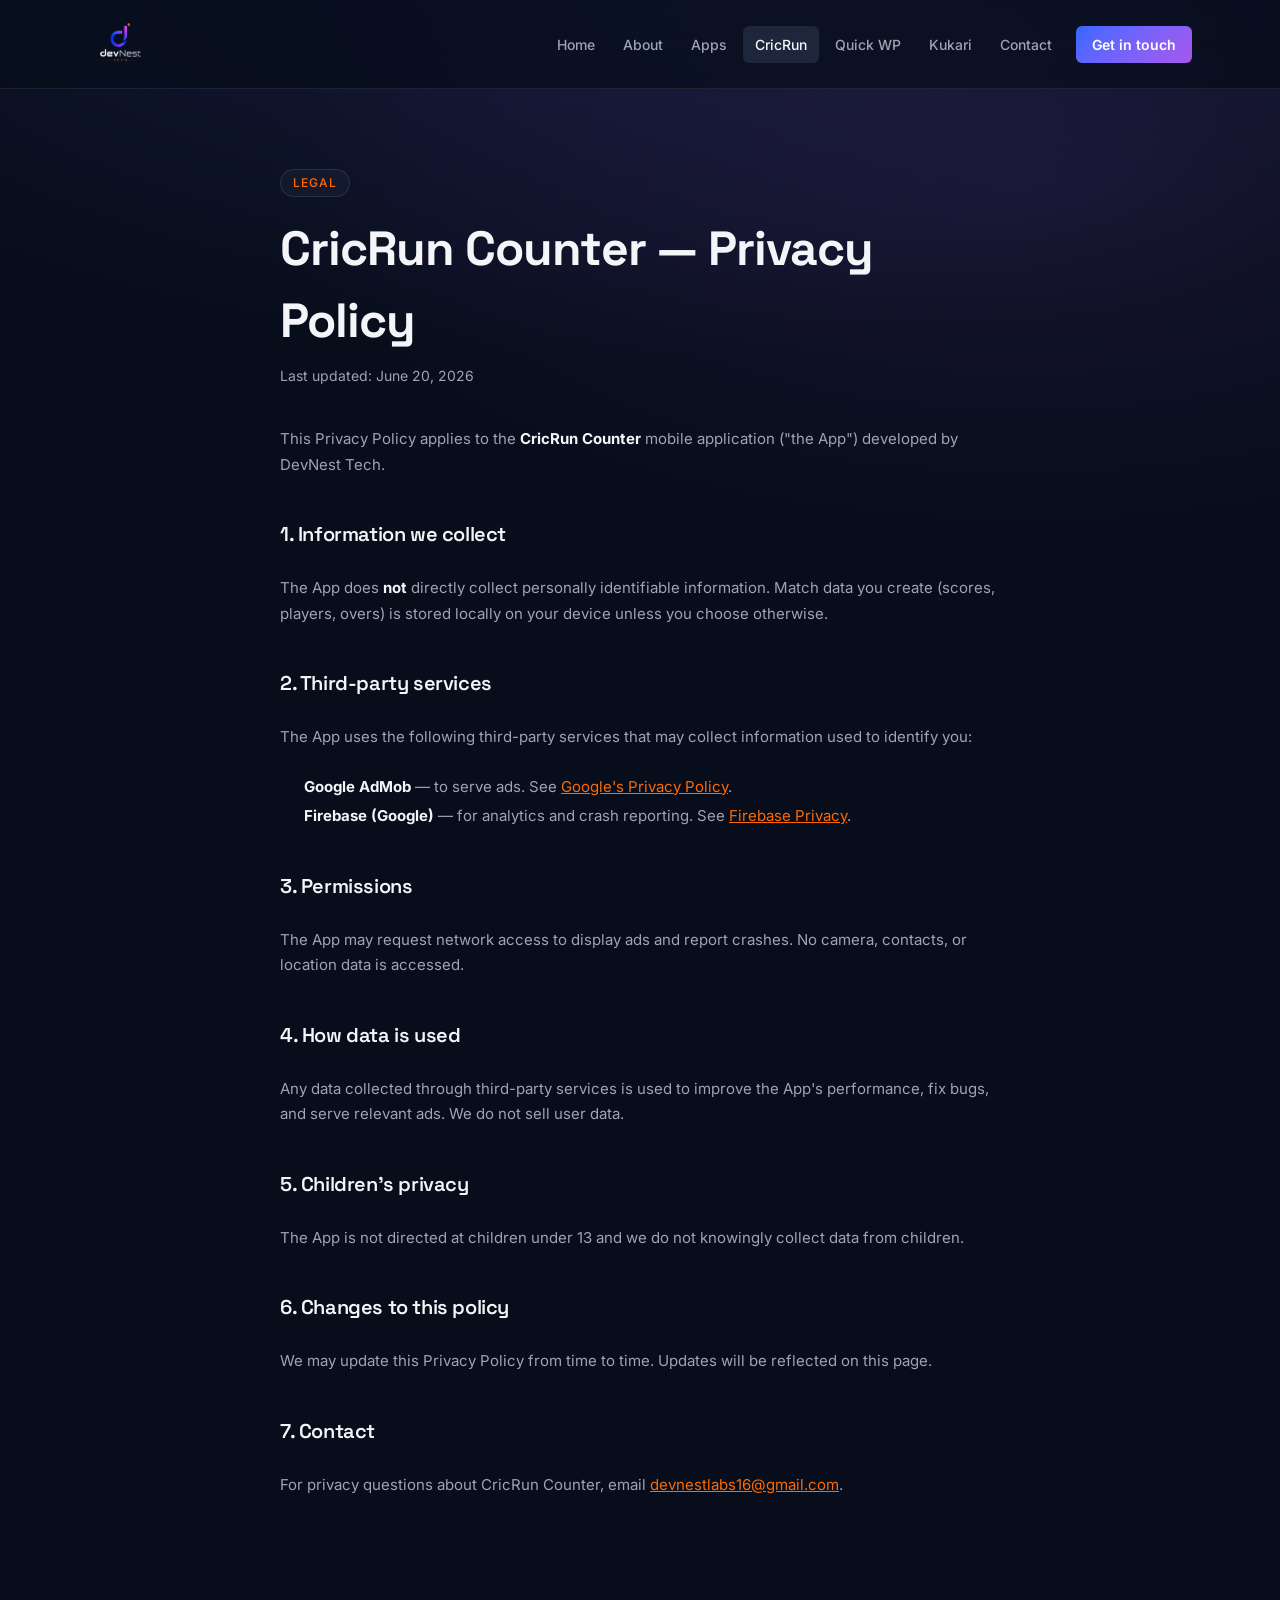
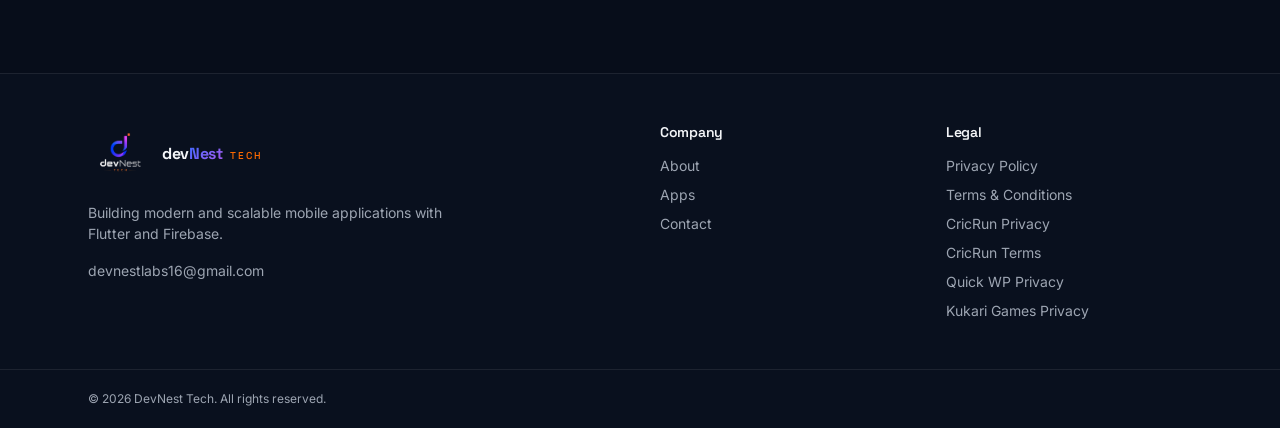
<file: cricrun-counter-privacy.html>
<!doctype html>
<html lang="en">

<head>
  <meta charset="utf-8" />
  <meta name="viewport" content="width=device-width, initial-scale=1" />
  <title>CricRun Counter — Privacy Policy</title>
  <meta name="description" content="Privacy Policy for the CricRun Counter mobile application by DevNest Tech." />
  <meta name="author" content="DevNest Tech" />
  <meta property="og:site_name" content="DevNest Tech" />
  <meta property="og:type" content="website" />
  <meta property="og:title" content="CricRun Counter — Privacy Policy" />
  <meta property="og:description" content="Privacy Policy for CricRun Counter." />
  <meta property="og:url" content="/cricrun-counter/privacy" />
  <meta name="twitter:card" content="summary" />
  <link rel="canonical" href="/cricrun-counter/privacy" />
  <link rel="stylesheet" href="css/style.css" />
</head>

<body>

  <div class="page-shell">
    <!-- ===== Header ===== -->
    <header class="site-header">
      <div class="site-header__inner">
        <a href="index.html" class="brand">
          <img src="images/devnest_logo.png" alt="DevNest Tech" />

        </a>
        <nav class="nav-desktop">
          <a href="index.html" data-href="/" class="nav-link">Home</a>
          <a href="about.html" data-href="/about" class="nav-link">About</a>
          <a href="apps.html" data-href="/apps" class="nav-link">Apps</a>
          <a href="cricrun-counter.html" data-href="/cricrun-counter" class="nav-link">CricRun</a>
          <a href="quick-wp.html" data-href="/quick-wp" class="nav-link">Quick WP</a>
          <a href="kukari-games.html" data-href="/kukari-games" class="nav-link">Kukari</a>
          <a href="contact.html" data-href="/contact" class="nav-link">Contact</a>
          <a href="contact.html" class="nav-cta">Get in touch</a>
        </nav>
        <button class="nav-toggle" aria-label="Toggle menu">
          <svg class="icon-lg icon-menu" viewBox="0 0 24 24" fill="none" stroke="currentColor" stroke-width="2"
            stroke-linecap="round" stroke-linejoin="round">
            <line x1="4" y1="12" x2="20" y2="12" />
            <line x1="4" y1="6" x2="20" y2="6" />
            <line x1="4" y1="18" x2="20" y2="18" />
          </svg>
          <svg class="icon-lg icon-close" style="display:none" viewBox="0 0 24 24" fill="none" stroke="currentColor"
            stroke-width="2" stroke-linecap="round" stroke-linejoin="round">
            <line x1="18" y1="6" x2="6" y2="18" />
            <line x1="6" y1="6" x2="18" y2="18" />
          </svg>
        </button>
      </div>
      <div class="nav-mobile">
        <nav class="nav-mobile__inner">
          <a href="index.html" data-href="/" class="nav-link">Home</a>
          <a href="about.html" data-href="/about" class="nav-link">About</a>
          <a href="apps.html" data-href="/apps" class="nav-link">Apps</a>
          <a href="cricrun-counter.html" data-href="/cricrun-counter" class="nav-link">CricRun</a>
          <a href="quick-wp.html" data-href="/quick-wp" class="nav-link">Quick WP</a>
          <a href="kukari-games.html" data-href="/kukari-games" class="nav-link">Kukari</a>
          <a href="contact.html" data-href="/contact" class="nav-link">Contact</a>
        </nav>
      </div>
    </header>

    <main>
      <div class="legal-page">
        <span class="eyebrow">Legal</span>
        <h1>CricRun Counter — Privacy Policy</h1>
        <p class="legal-page__updated">Last updated: June 20, 2026</p>

        <div class="legal-page__body">
          <p>This Privacy Policy applies to the <strong>CricRun Counter</strong> mobile application ("the App")
            developed by DevNest Tech.</p>

          <h2>1. Information we collect</h2>
          <p>The App does <strong>not</strong> directly collect personally identifiable information. Match data you
            create (scores, players, overs) is stored locally on your device unless you choose otherwise.</p>

          <h2>2. Third-party services</h2>
          <p>The App uses the following third-party services that may collect information used to identify you:</p>
          <ul>
            <li><strong>Google AdMob</strong> — to serve ads. See <a href="https://policies.google.com/privacy"
                target="_blank" rel="noreferrer">Google's Privacy Policy</a>.</li>
            <li><strong>Firebase (Google)</strong> — for analytics and crash reporting. See <a
                href="https://firebase.google.com/support/privacy" target="_blank" rel="noreferrer">Firebase
                Privacy</a>.</li>
          </ul>

          <h2>3. Permissions</h2>
          <p>The App may request network access to display ads and report crashes. No camera, contacts, or location data
            is accessed.</p>

          <h2>4. How data is used</h2>
          <p>Any data collected through third-party services is used to improve the App's performance, fix bugs, and
            serve relevant ads. We do not sell user data.</p>

          <h2>5. Children's privacy</h2>
          <p>The App is not directed at children under 13 and we do not knowingly collect data from children.</p>

          <h2>6. Changes to this policy</h2>
          <p>We may update this Privacy Policy from time to time. Updates will be reflected on this page.</p>

          <h2>7. Contact</h2>
          <p>For privacy questions about CricRun Counter, email <a
              href="mailto:devnestlabs16@gmail.com">devnestlabs16@gmail.com</a>.</p>
        </div>
      </div>
    </main>

    <!-- ===== Footer ===== -->
    <footer class="site-footer">
      <div class="site-footer__grid">
        <div class="footer-brand">
          <a href="index.html" class="brand">
            <img src="images/devnest_logo.png" alt="DevNest Tech" />
            <div class="brand__text">
              <span class="brand__name">dev<span class="text-gradient-brand">Nest</span> <span class="brand__tag"
                  style="margin-left:.25rem">Tech</span></span>
            </div>
          </a>
          <p>Building modern and scalable mobile applications with Flutter and Firebase.</p>
          <p><a href="mailto:devnestlabs16@gmail.com">devnestlabs16@gmail.com</a></p>
        </div>
        <div class="footer-col">
          <h4>Company</h4>
          <ul>
            <li><a href="about.html">About</a></li>
            <li><a href="apps.html">Apps</a></li>
            <li><a href="contact.html">Contact</a></li>
          </ul>
        </div>
        <div class="footer-col">
          <h4>Legal</h4>
          <ul>
            <li><a href="privacy.html">Privacy Policy</a></li>
            <li><a href="terms.html">Terms &amp; Conditions</a></li>
            <li><a href="cricrun-counter-privacy.html">CricRun Privacy</a></li>
            <li><a href="cricrun-counter-terms.html">CricRun Terms</a></li>
            <li><a href="quick-wp-privacy.html">Quick WP Privacy</a></li>
            <li><a href="kukari-games-privacy.html">Kukari Games Privacy</a></li>
          </ul>
        </div>
      </div>
      <div class="site-footer__bottom">
        <div class="site-footer__bottom-inner">
          <span id="footer-year">© 2026 DevNest Tech. All rights reserved.</span>
        </div>
      </div>
    </footer>
  </div>

  <script src="js/main.js"></script>
  <script>
    document.getElementById("footer-year").textContent = "© " + new Date().getFullYear() + " DevNest Tech. All rights reserved.";
  </script>
</body>

</html>
</file>
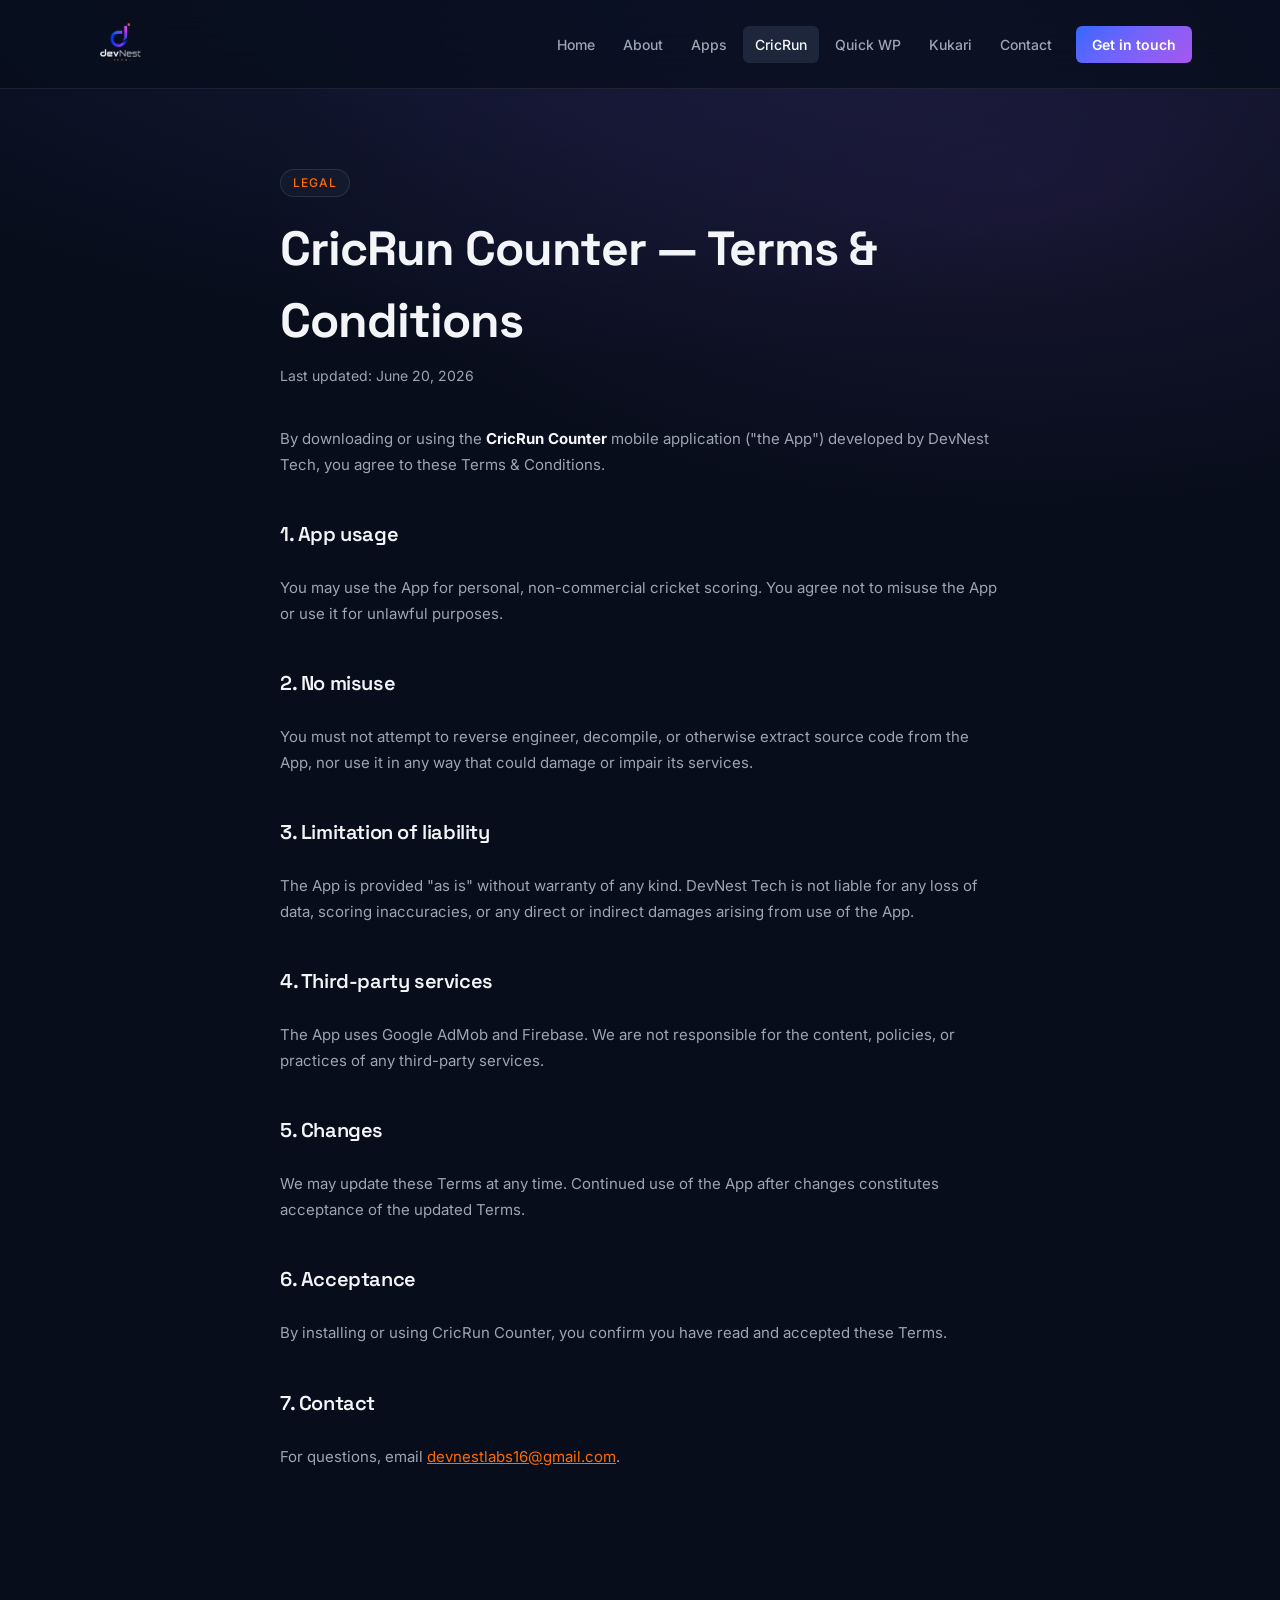
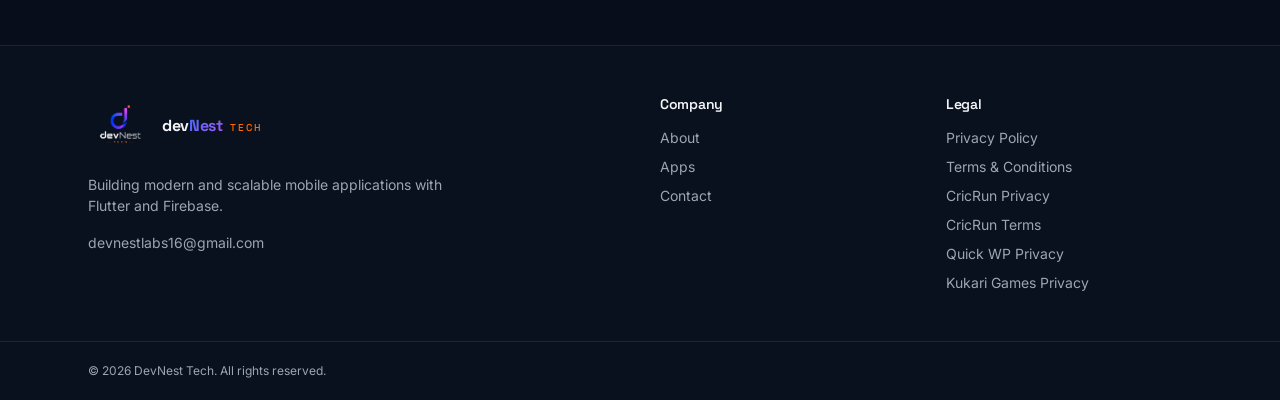
<file: cricrun-counter-terms.html>
<!doctype html>
<html lang="en">

<head>
  <meta charset="utf-8" />
  <meta name="viewport" content="width=device-width, initial-scale=1" />
  <title>CricRun Counter — Terms &amp; Conditions</title>
  <meta name="description" content="Terms and conditions for the CricRun Counter mobile application by DevNest Tech." />
  <meta name="author" content="DevNest Tech" />
  <meta property="og:site_name" content="DevNest Tech" />
  <meta property="og:type" content="website" />
  <meta property="og:title" content="CricRun Counter — Terms &amp; Conditions" />
  <meta property="og:description" content="Terms of use for CricRun Counter." />
  <meta property="og:url" content="/cricrun-counter/terms" />
  <meta name="twitter:card" content="summary" />
  <link rel="canonical" href="/cricrun-counter/terms" />
  <link rel="stylesheet" href="css/style.css" />
</head>

<body>

  <div class="page-shell">
    <!-- ===== Header ===== -->
    <header class="site-header">
      <div class="site-header__inner">
        <a href="index.html" class="brand">
          <img src="images/devnest_logo.png" alt="DevNest Tech" />

        </a>
        <nav class="nav-desktop">
          <a href="index.html" data-href="/" class="nav-link">Home</a>
          <a href="about.html" data-href="/about" class="nav-link">About</a>
          <a href="apps.html" data-href="/apps" class="nav-link">Apps</a>
          <a href="cricrun-counter.html" data-href="/cricrun-counter" class="nav-link">CricRun</a>
          <a href="quick-wp.html" data-href="/quick-wp" class="nav-link">Quick WP</a>
          <a href="kukari-games.html" data-href="/kukari-games" class="nav-link">Kukari</a>
          <a href="contact.html" data-href="/contact" class="nav-link">Contact</a>
          <a href="contact.html" class="nav-cta">Get in touch</a>
        </nav>
        <button class="nav-toggle" aria-label="Toggle menu">
          <svg class="icon-lg icon-menu" viewBox="0 0 24 24" fill="none" stroke="currentColor" stroke-width="2"
            stroke-linecap="round" stroke-linejoin="round">
            <line x1="4" y1="12" x2="20" y2="12" />
            <line x1="4" y1="6" x2="20" y2="6" />
            <line x1="4" y1="18" x2="20" y2="18" />
          </svg>
          <svg class="icon-lg icon-close" style="display:none" viewBox="0 0 24 24" fill="none" stroke="currentColor"
            stroke-width="2" stroke-linecap="round" stroke-linejoin="round">
            <line x1="18" y1="6" x2="6" y2="18" />
            <line x1="6" y1="6" x2="18" y2="18" />
          </svg>
        </button>
      </div>
      <div class="nav-mobile">
        <nav class="nav-mobile__inner">
          <a href="index.html" data-href="/" class="nav-link">Home</a>
          <a href="about.html" data-href="/about" class="nav-link">About</a>
          <a href="apps.html" data-href="/apps" class="nav-link">Apps</a>
          <a href="cricrun-counter.html" data-href="/cricrun-counter" class="nav-link">CricRun</a>
          <a href="quick-wp.html" data-href="/quick-wp" class="nav-link">Quick WP</a>
          <a href="kukari-games.html" data-href="/kukari-games" class="nav-link">Kukari</a>
          <a href="contact.html" data-href="/contact" class="nav-link">Contact</a>
        </nav>
      </div>
    </header>

    <main>
      <div class="legal-page">
        <span class="eyebrow">Legal</span>
        <h1>CricRun Counter — Terms &amp; Conditions</h1>
        <p class="legal-page__updated">Last updated: June 20, 2026</p>

        <div class="legal-page__body">
          <p>By downloading or using the <strong>CricRun Counter</strong> mobile application ("the App") developed by
            DevNest Tech, you agree to these Terms &amp; Conditions.</p>

          <h2>1. App usage</h2>
          <p>You may use the App for personal, non-commercial cricket scoring. You agree not to misuse the App or use it
            for unlawful purposes.</p>

          <h2>2. No misuse</h2>
          <p>You must not attempt to reverse engineer, decompile, or otherwise extract source code from the App, nor use
            it in any way that could damage or impair its services.</p>

          <h2>3. Limitation of liability</h2>
          <p>The App is provided "as is" without warranty of any kind. DevNest Tech is not liable for any loss of data,
            scoring inaccuracies, or any direct or indirect damages arising from use of the App.</p>

          <h2>4. Third-party services</h2>
          <p>The App uses Google AdMob and Firebase. We are not responsible for the content, policies, or practices of
            any third-party services.</p>

          <h2>5. Changes</h2>
          <p>We may update these Terms at any time. Continued use of the App after changes constitutes acceptance of the
            updated Terms.</p>

          <h2>6. Acceptance</h2>
          <p>By installing or using CricRun Counter, you confirm you have read and accepted these Terms.</p>

          <h2>7. Contact</h2>
          <p>For questions, email <a href="mailto:devnestlabs16@gmail.com">devnestlabs16@gmail.com</a>.</p>
        </div>
      </div>
    </main>

    <!-- ===== Footer ===== -->
    <footer class="site-footer">
      <div class="site-footer__grid">
        <div class="footer-brand">
          <a href="index.html" class="brand">
            <img src="images/devnest_logo.png" alt="DevNest Tech" />
            <div class="brand__text">
              <span class="brand__name">dev<span class="text-gradient-brand">Nest</span> <span class="brand__tag"
                  style="margin-left:.25rem">Tech</span></span>
            </div>
          </a>
          <p>Building modern and scalable mobile applications with Flutter and Firebase.</p>
          <p><a href="mailto:devnestlabs16@gmail.com">devnestlabs16@gmail.com</a></p>
        </div>
        <div class="footer-col">
          <h4>Company</h4>
          <ul>
            <li><a href="about.html">About</a></li>
            <li><a href="apps.html">Apps</a></li>
            <li><a href="contact.html">Contact</a></li>
          </ul>
        </div>
        <div class="footer-col">
          <h4>Legal</h4>
          <ul>
            <li><a href="privacy.html">Privacy Policy</a></li>
            <li><a href="terms.html">Terms &amp; Conditions</a></li>
            <li><a href="cricrun-counter-privacy.html">CricRun Privacy</a></li>
            <li><a href="cricrun-counter-terms.html">CricRun Terms</a></li>
            <li><a href="quick-wp-privacy.html">Quick WP Privacy</a></li>
            <li><a href="kukari-games-privacy.html">Kukari Games Privacy</a></li>
          </ul>
        </div>
      </div>
      <div class="site-footer__bottom">
        <div class="site-footer__bottom-inner">
          <span id="footer-year">© 2026 DevNest Tech. All rights reserved.</span>
        </div>
      </div>
    </footer>
  </div>

  <script src="js/main.js"></script>
  <script>
    document.getElementById("footer-year").textContent = "© " + new Date().getFullYear() + " DevNest Tech. All rights reserved.";
  </script>
</body>

</html>
</file>
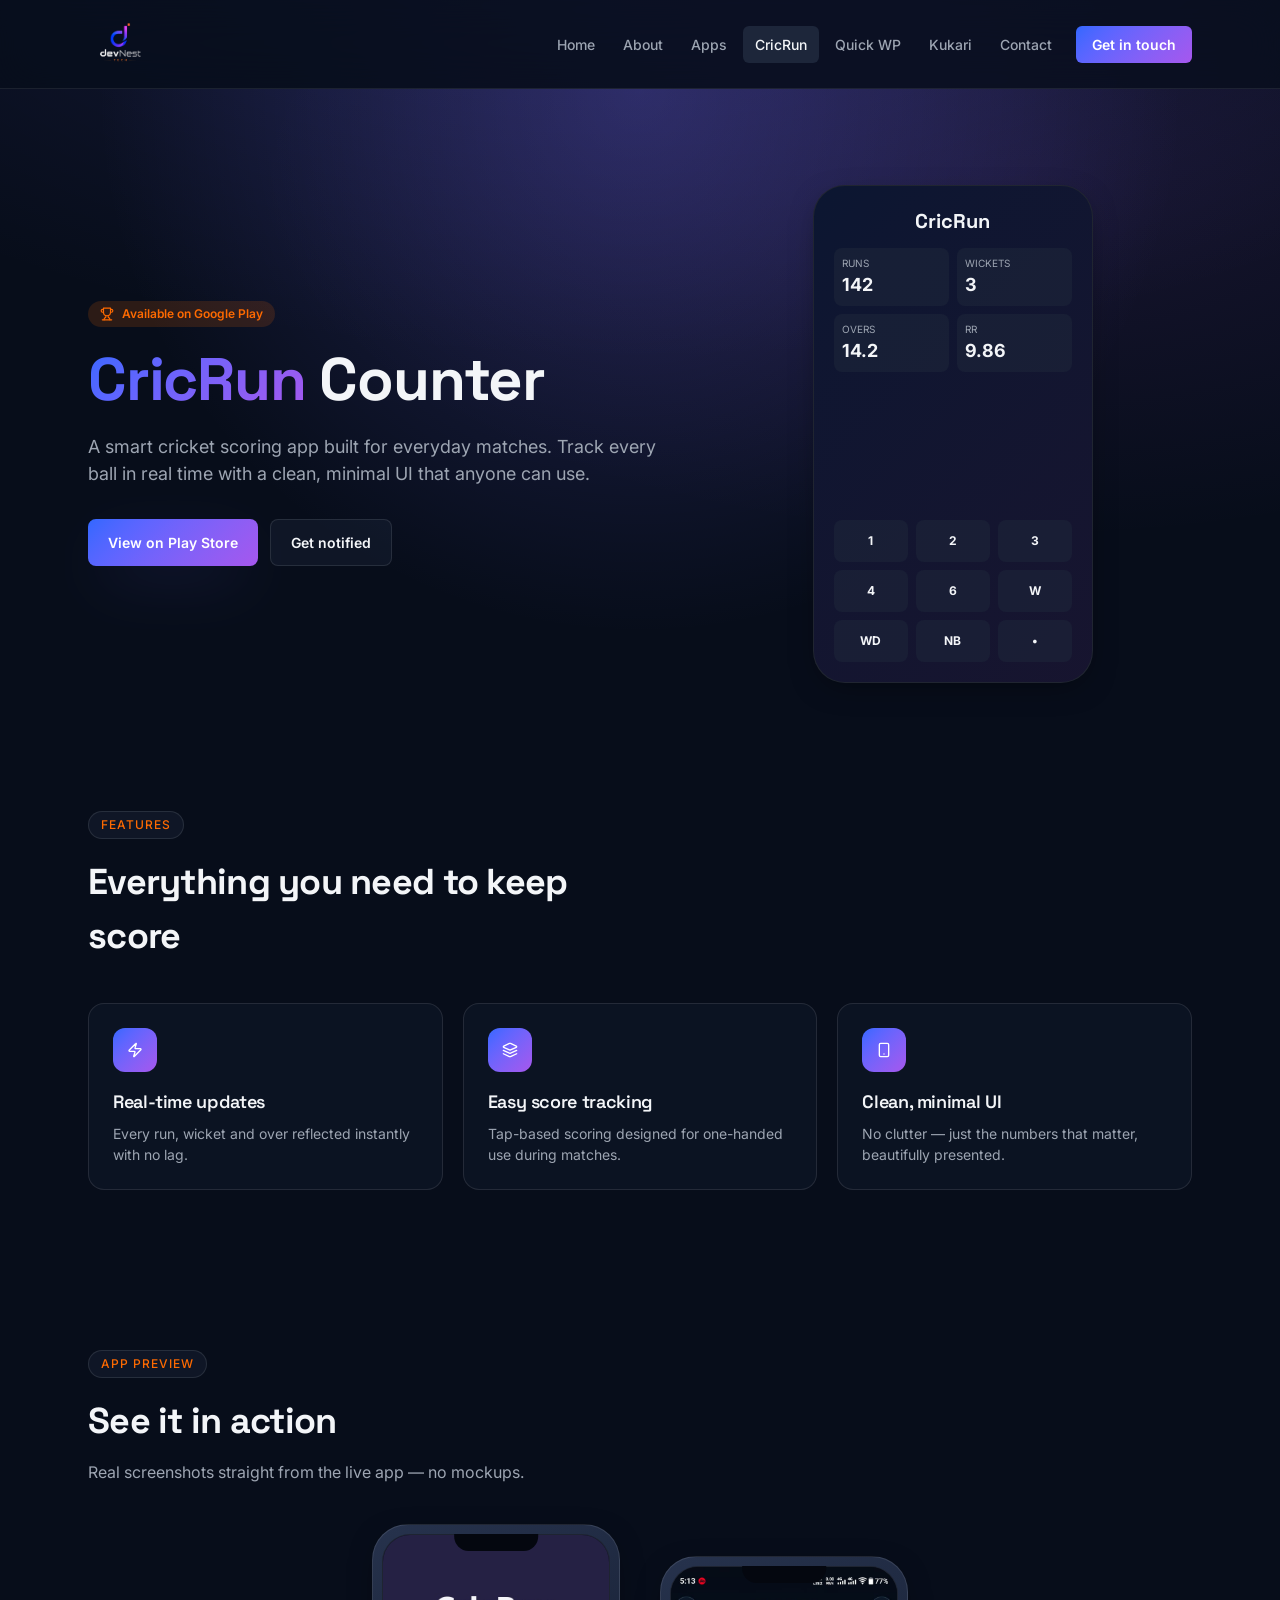
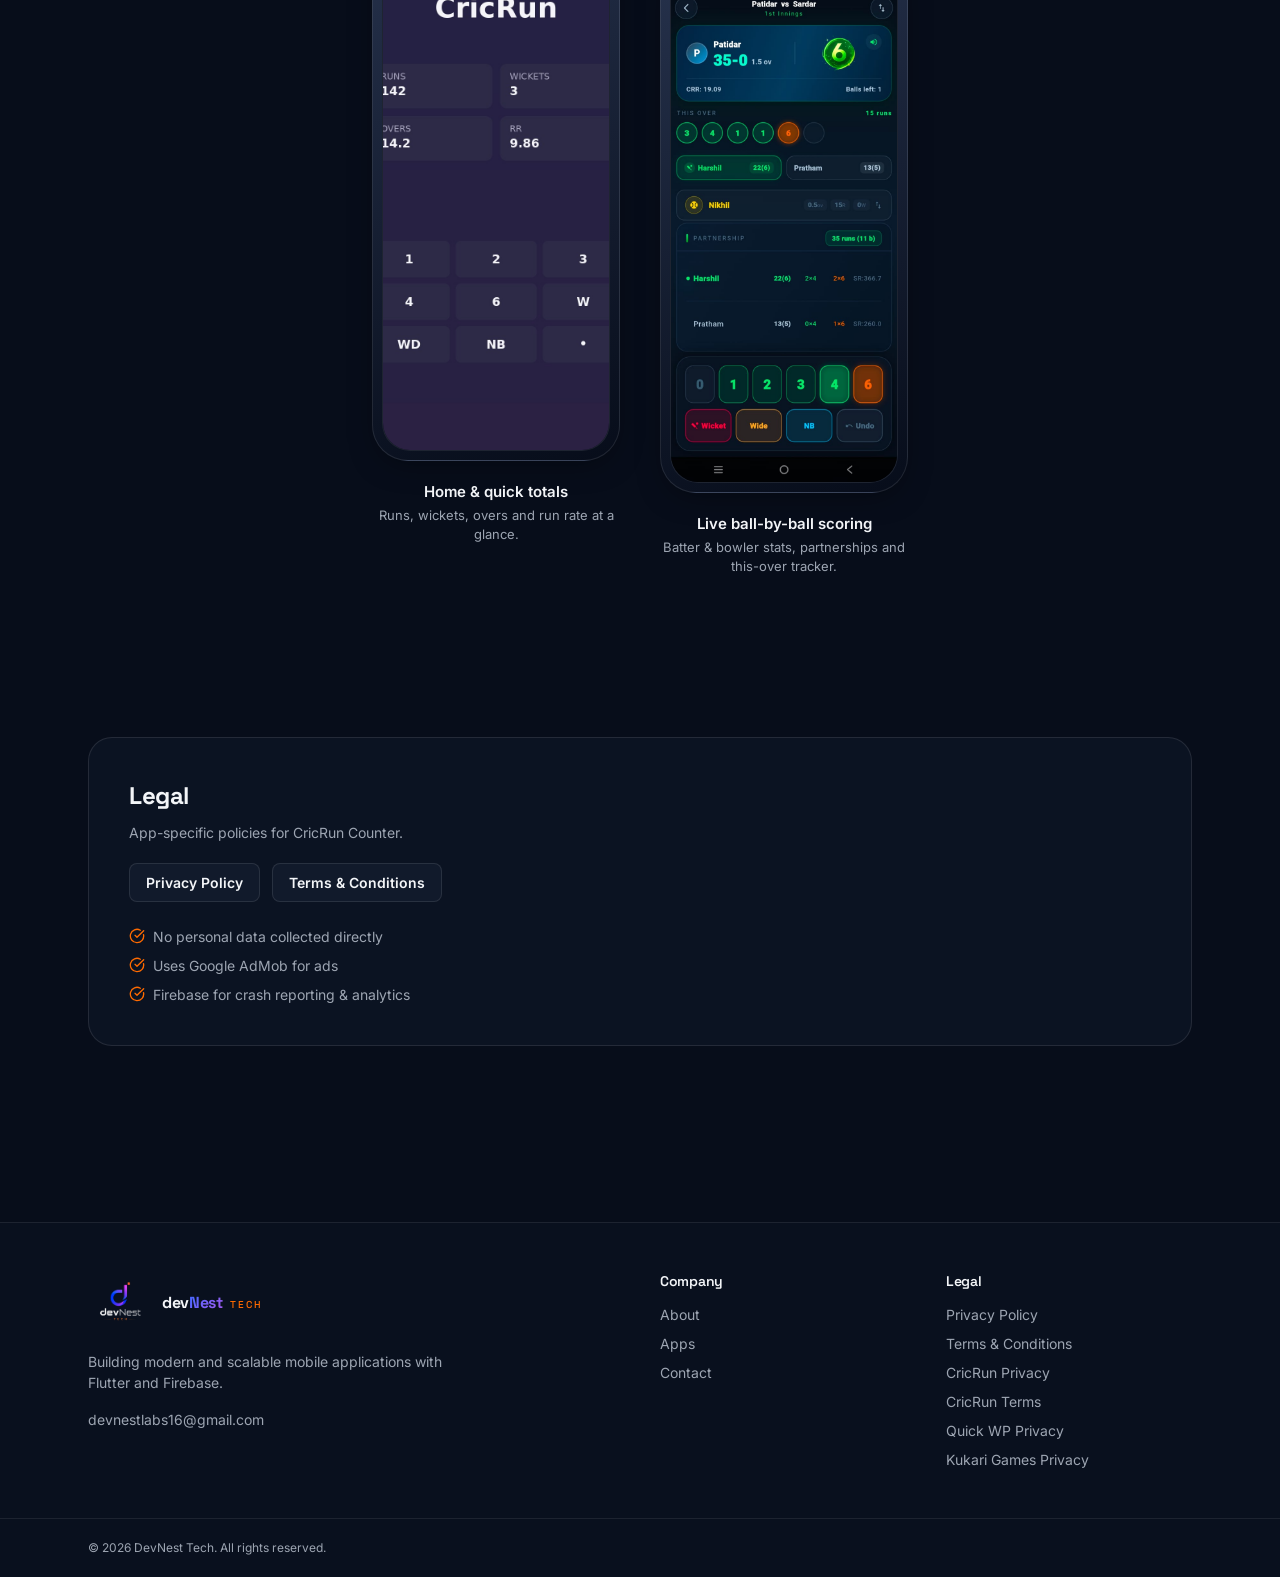
<file: cricrun-counter.html>
<!doctype html>
<html lang="en">

<head>
  <meta charset="utf-8" />
  <meta name="viewport" content="width=device-width, initial-scale=1" />
  <title>CricRun Counter — Smart Cricket Scoring App</title>
  <meta name="description"
    content="CricRun Counter by DevNest Tech — easy real-time cricket scoring with a clean, minimal UI. Coming soon on Google Play." />
  <meta name="author" content="DevNest Tech" />
  <meta property="og:site_name" content="DevNest Tech" />
  <meta property="og:type" content="website" />
  <meta property="og:title" content="CricRun Counter — Smart Cricket Scoring App" />
  <meta property="og:description" content="Smart, real-time cricket scoring app." />
  <meta property="og:url" content="/cricrun-counter" />
  <meta name="twitter:card" content="summary" />
  <link rel="canonical" href="/cricrun-counter" />
  <link rel="stylesheet" href="css/style.css" />
</head>

<body>

  <div class="page-shell">
    <!-- ===== Header ===== -->
    <header class="site-header">
      <div class="site-header__inner">
        <a href="index.html" class="brand">
          <img src="images/devnest_logo.png" alt="DevNest Tech" />

        </a>
        <nav class="nav-desktop">
          <a href="index.html" data-href="/" class="nav-link">Home</a>
          <a href="about.html" data-href="/about" class="nav-link">About</a>
          <a href="apps.html" data-href="/apps" class="nav-link">Apps</a>
          <a href="cricrun-counter.html" data-href="/cricrun-counter" class="nav-link is-active">CricRun</a>
          <a href="quick-wp.html" data-href="/quick-wp" class="nav-link">Quick WP</a>
          <a href="kukari-games.html" data-href="/kukari-games" class="nav-link">Kukari</a>
          <a href="contact.html" data-href="/contact" class="nav-link">Contact</a>
          <a href="contact.html" class="nav-cta">Get in touch</a>
        </nav>
        <button class="nav-toggle" aria-label="Toggle menu">
          <svg class="icon-lg icon-menu" viewBox="0 0 24 24" fill="none" stroke="currentColor" stroke-width="2"
            stroke-linecap="round" stroke-linejoin="round">
            <line x1="4" y1="12" x2="20" y2="12" />
            <line x1="4" y1="6" x2="20" y2="6" />
            <line x1="4" y1="18" x2="20" y2="18" />
          </svg>
          <svg class="icon-lg icon-close" style="display:none" viewBox="0 0 24 24" fill="none" stroke="currentColor"
            stroke-width="2" stroke-linecap="round" stroke-linejoin="round">
            <line x1="18" y1="6" x2="6" y2="18" />
            <line x1="6" y1="6" x2="18" y2="18" />
          </svg>
        </button>
      </div>
      <div class="nav-mobile">
        <nav class="nav-mobile__inner">
          <a href="index.html" data-href="/" class="nav-link">Home</a>
          <a href="about.html" data-href="/about" class="nav-link">About</a>
          <a href="apps.html" data-href="/apps" class="nav-link">Apps</a>
          <a href="cricrun-counter.html" data-href="/cricrun-counter" class="nav-link is-active">CricRun</a>
          <a href="quick-wp.html" data-href="/quick-wp" class="nav-link">Quick WP</a>
          <a href="kukari-games.html" data-href="/kukari-games" class="nav-link">Kukari</a>
          <a href="contact.html" data-href="/contact" class="nav-link">Contact</a>
        </nav>
      </div>
    </header>

    <main>
      <!-- ===== Hero ===== -->
      <section class="hero cricrun-hero">
        <div class="hero__bg"></div>
        <div class="hero__inner cricrun-hero__inner">
          <div class="cricrun-hero__grid">
            <div>
              <span class="badge-pill">
                <svg class="icon-sm" viewBox="0 0 24 24" fill="none" stroke="currentColor" stroke-width="2"
                  stroke-linecap="round" stroke-linejoin="round">
                  <path d="M6 9H4.5a2.5 2.5 0 0 1 0-5H6" />
                  <path d="M18 9h1.5a2.5 2.5 0 0 0 0-5H18" />
                  <path d="M4 22h16" />
                  <path d="M10 14.66V17c0 .55-.47.98-.97 1.21C7.85 18.75 7 20.24 7 22" />
                  <path d="M14 14.66V17c0 .55.47.98.97 1.21C16.15 18.75 17 20.24 17 22" />
                  <path d="M18 2H6v7a6 6 0 0 0 12 0V2Z" />
                </svg>
                Available on Google Play
              </span>
              <h1><span class="text-gradient-brand">CricRun</span> Counter</h1>
              <p class="lede">A smart cricket scoring app built for everyday matches. Track every ball in real time with
                a clean, minimal UI that anyone can use.</p>
              <div class="hero__actions">
                <a href="https://play.google.com/store/apps/details?id=com.cricrun.counter" target="_blank"
                  rel="noopener noreferrer" class="btn btn-primary">View on Play Store</a>
                <a href="contact.html" class="btn btn-secondary">Get notified</a>
              </div>
            </div>
            <div class="cricrun-phone">
              <div class="cricrun-phone__tint"></div>
              <div class="cricrun-phone__content">
                <p class="cricrun-phone__title">CricRun</p>
                <div class="cricrun-phone__stats">
                  <div class="stat-box">
                    <p class="stat-box__label">Runs</p>
                    <p class="stat-box__value">142</p>
                  </div>
                  <div class="stat-box">
                    <p class="stat-box__label">Wickets</p>
                    <p class="stat-box__value">3</p>
                  </div>
                  <div class="stat-box">
                    <p class="stat-box__label">Overs</p>
                    <p class="stat-box__value">14.2</p>
                  </div>
                  <div class="stat-box">
                    <p class="stat-box__label">RR</p>
                    <p class="stat-box__value">9.86</p>
                  </div>
                </div>
                <div class="cricrun-phone__pad">
                  <div class="pad-btn">1</div>
                  <div class="pad-btn">2</div>
                  <div class="pad-btn">3</div>
                  <div class="pad-btn">4</div>
                  <div class="pad-btn">6</div>
                  <div class="pad-btn">W</div>
                  <div class="pad-btn">WD</div>
                  <div class="pad-btn">NB</div>
                  <div class="pad-btn">•</div>
                </div>
              </div>
            </div>
          </div>
        </div>
      </section>

      <!-- ===== Features ===== -->
      <section class="section">
        <div class="section__head">
          <span class="eyebrow">Features</span>
          <h2 class="section__title">Everything you need to keep score</h2>
        </div>
        <div class="grid-cards cols-3">
          <div class="card">
            <div class="card__icon">
              <svg class="icon" viewBox="0 0 24 24" fill="none" stroke="currentColor" stroke-width="2"
                stroke-linecap="round" stroke-linejoin="round">
                <path
                  d="M4 14a1 1 0 0 1-.78-1.63l9.9-10.2a.5.5 0 0 1 .86.46l-1.92 6.02A1 1 0 0 0 13 10h7a1 1 0 0 1 .78 1.63l-9.9 10.2a.5.5 0 0 1-.86-.46l1.92-6.02A1 1 0 0 0 11 14z" />
              </svg>
            </div>
            <h3 class="card__title">Real-time updates</h3>
            <p class="card__desc">Every run, wicket and over reflected instantly with no lag.</p>
          </div>
          <div class="card">
            <div class="card__icon">
              <svg class="icon" viewBox="0 0 24 24" fill="none" stroke="currentColor" stroke-width="2"
                stroke-linecap="round" stroke-linejoin="round">
                <path
                  d="M12.83 2.18a2 2 0 0 0-1.66 0L2.6 6.08a1 1 0 0 0 0 1.83l8.58 3.91a2 2 0 0 0 1.66 0l8.58-3.9a1 1 0 0 0 0-1.83Z" />
                <path d="m22 17.65-9.17 4.16a2 2 0 0 1-1.66 0L2 17.65" />
                <path d="m22 12.65-9.17 4.16a2 2 0 0 1-1.66 0L2 12.65" />
              </svg>
            </div>
            <h3 class="card__title">Easy score tracking</h3>
            <p class="card__desc">Tap-based scoring designed for one-handed use during matches.</p>
          </div>
          <div class="card">
            <div class="card__icon">
              <svg class="icon" viewBox="0 0 24 24" fill="none" stroke="currentColor" stroke-width="2"
                stroke-linecap="round" stroke-linejoin="round">
                <rect x="5" y="2" width="14" height="20" rx="2" ry="2" />
                <path d="M12 18h.01" />
              </svg>
            </div>
            <h3 class="card__title">Clean, minimal UI</h3>
            <p class="card__desc">No clutter — just the numbers that matter, beautifully presented.</p>
          </div>
        </div>
      </section>

      <!-- ===== Screenshots ===== -->
      <section class="section">
        <div class="section__head">
          <span class="eyebrow">App Preview</span>
          <h2 class="section__title">See it in action</h2>
          <p class="section__desc">Real screenshots straight from the live app — no mockups.</p>
        </div>
        <div class="screenshot-gallery">
          <div class="screenshot-item">
            <div class="screenshot-frame">
              <div class="screenshot-frame__notch"></div>
              <div class="screenshot-frame__screen">
                <img src="images/cricrun-preview.jpeg" alt="CricRun Counter home screen showing runs, wickets, overs and run rate"
                  loading="lazy" />
              </div>
            </div>
            <div class="screenshot-caption">
              <p class="screenshot-caption__title">Home &amp; quick totals</p>
              <p class="screenshot-caption__desc">Runs, wickets, overs and run rate at a glance.</p>
            </div>
          </div>
          <div class="screenshot-item">
            <div class="screenshot-frame">
              <div class="screenshot-frame__notch"></div>
              <div class="screenshot-frame__screen">
                <img src="images/cricrun_score.jpeg" alt="CricRun Counter live ball-by-ball scoring screen with batter and bowler stats"
                  loading="lazy" />
              </div>
            </div>
            <div class="screenshot-caption">
              <p class="screenshot-caption__title">Live ball-by-ball scoring</p>
              <p class="screenshot-caption__desc">Batter &amp; bowler stats, partnerships and this-over tracker.</p>
            </div>
          </div>
        </div>
      </section>

      <!-- ===== Legal ===== -->
      <section class="section">
        <div class="legal-panel">
          <h3>Legal</h3>
          <p>App-specific policies for CricRun Counter.</p>
          <div class="legal-panel__links">
            <a href="cricrun-counter-privacy.html">Privacy Policy</a>
            <a href="cricrun-counter-terms.html">Terms &amp; Conditions</a>
          </div>
          <ul>
            <li class="check-item"><svg class="icon" viewBox="0 0 24 24" fill="none" stroke="currentColor"
                stroke-width="2" stroke-linecap="round" stroke-linejoin="round">
                <path d="M21.801 10A10 10 0 1 1 17 3.335" />
                <path d="m9 11 3 3L22 4" />
              </svg> No personal data collected directly</li>
            <li class="check-item"><svg class="icon" viewBox="0 0 24 24" fill="none" stroke="currentColor"
                stroke-width="2" stroke-linecap="round" stroke-linejoin="round">
                <path d="M21.801 10A10 10 0 1 1 17 3.335" />
                <path d="m9 11 3 3L22 4" />
              </svg> Uses Google AdMob for ads</li>
            <li class="check-item"><svg class="icon" viewBox="0 0 24 24" fill="none" stroke="currentColor"
                stroke-width="2" stroke-linecap="round" stroke-linejoin="round">
                <path d="M21.801 10A10 10 0 1 1 17 3.335" />
                <path d="m9 11 3 3L22 4" />
              </svg> Firebase for crash reporting &amp; analytics</li>
          </ul>
        </div>
      </section>
    </main>

    <!-- ===== Footer ===== -->
    <footer class="site-footer">
      <div class="site-footer__grid">
        <div class="footer-brand">
          <a href="index.html" class="brand">
            <img src="images/devnest_logo.png" alt="DevNest Tech" />
            <div class="brand__text">
              <span class="brand__name">dev<span class="text-gradient-brand">Nest</span> <span class="brand__tag"
                  style="margin-left:.25rem">Tech</span></span>
            </div>
          </a>
          <p>Building modern and scalable mobile applications with Flutter and Firebase.</p>
          <p><a href="mailto:devnestlabs16@gmail.com">devnestlabs16@gmail.com</a></p>
        </div>
        <div class="footer-col">
          <h4>Company</h4>
          <ul>
            <li><a href="about.html">About</a></li>
            <li><a href="apps.html">Apps</a></li>
            <li><a href="contact.html">Contact</a></li>
          </ul>
        </div>
        <div class="footer-col">
          <h4>Legal</h4>
          <ul>
            <li><a href="privacy.html">Privacy Policy</a></li>
            <li><a href="terms.html">Terms &amp; Conditions</a></li>
            <li><a href="cricrun-counter-privacy.html">CricRun Privacy</a></li>
            <li><a href="cricrun-counter-terms.html">CricRun Terms</a></li>
            <li><a href="quick-wp-privacy.html">Quick WP Privacy</a></li>
            <li><a href="kukari-games-privacy.html">Kukari Games Privacy</a></li>
          </ul>
        </div>
      </div>
      <div class="site-footer__bottom">
        <div class="site-footer__bottom-inner">
          <span id="footer-year">© 2026 DevNest Tech. All rights reserved.</span>
        </div>
      </div>
    </footer>
  </div>

  <script src="js/main.js"></script>
  <script>
    document.getElementById("footer-year").textContent = "© " + new Date().getFullYear() + " DevNest Tech. All rights reserved.";
  </script>
</body>

</html>
</file>
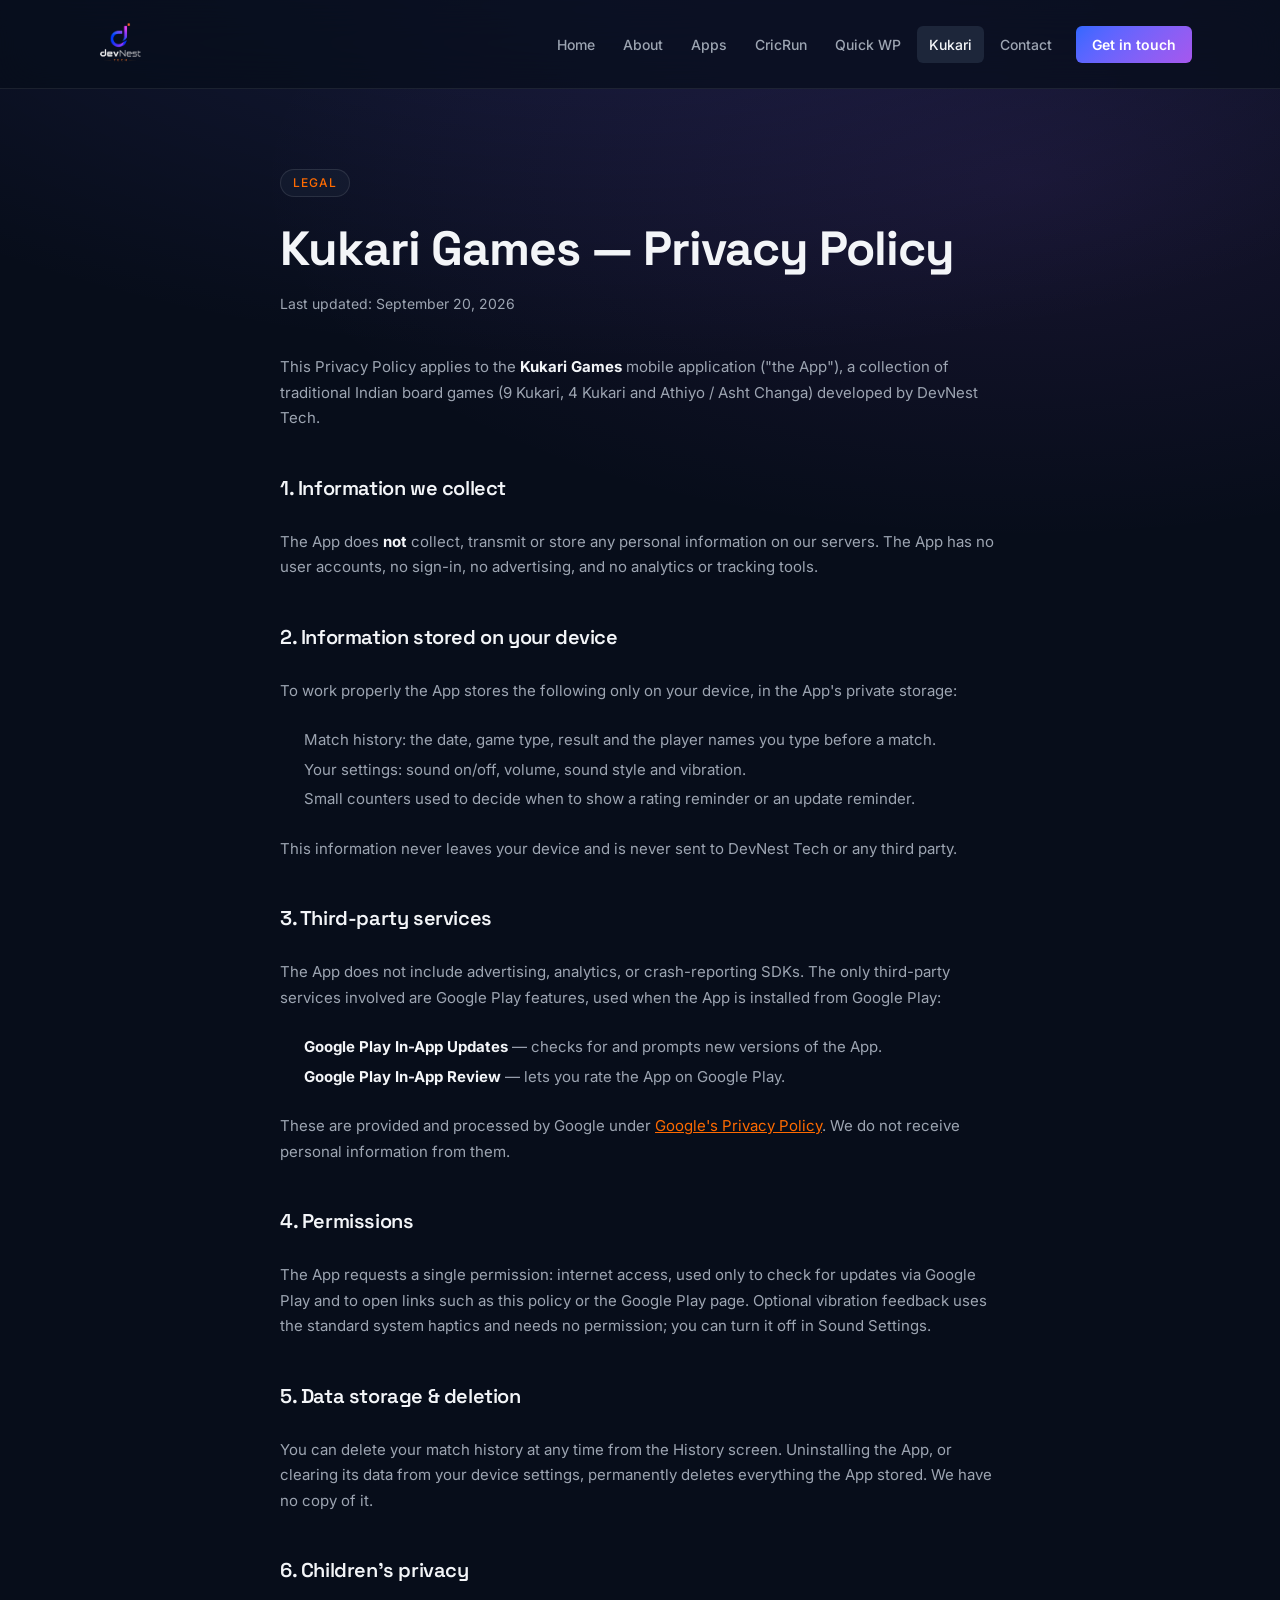
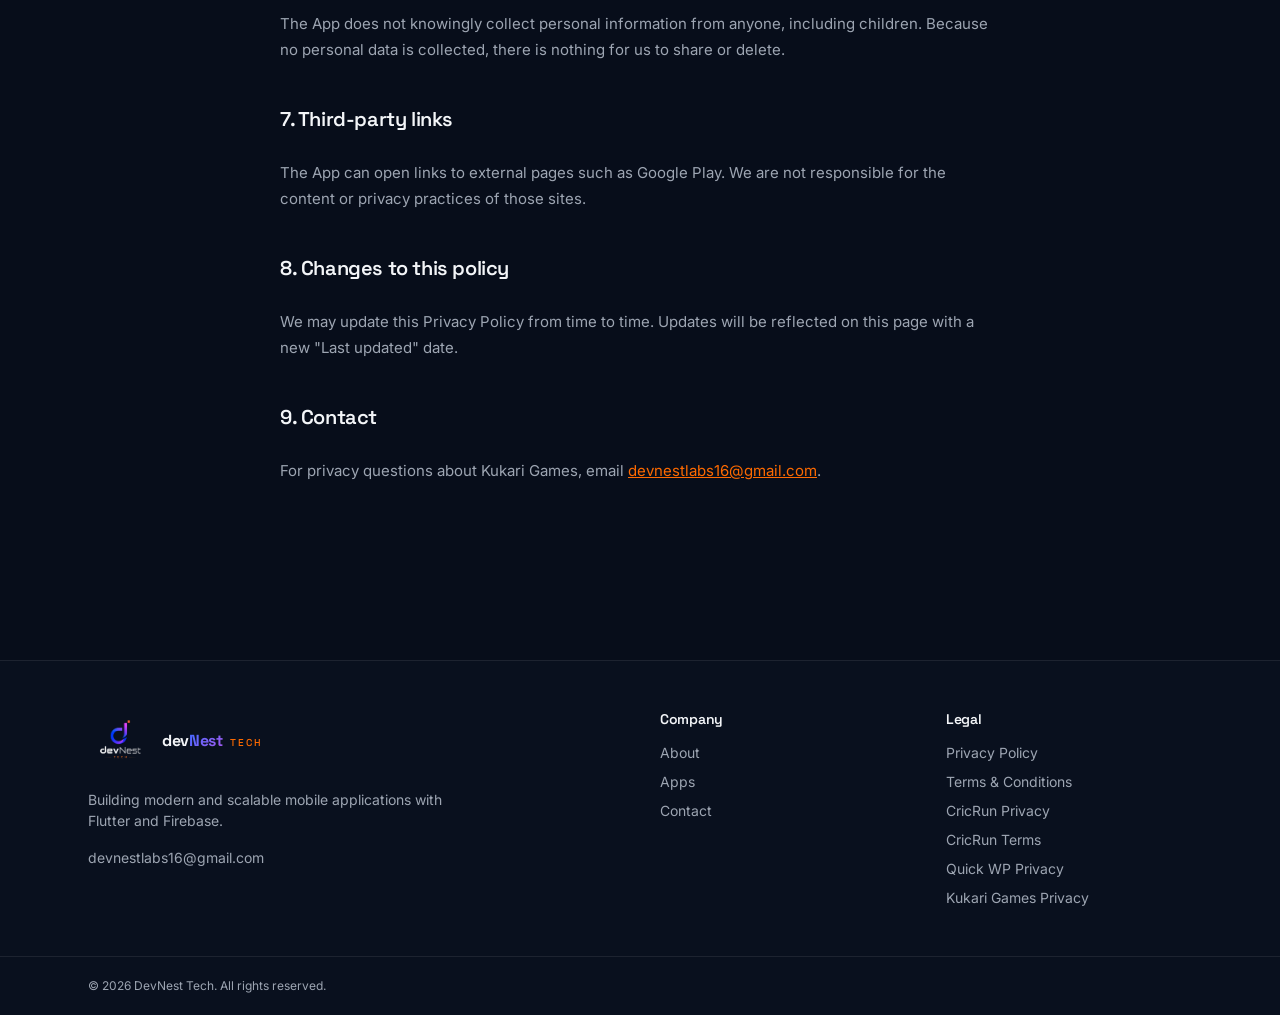
<file: kukari-games-privacy.html>
<!doctype html>
<html lang="en">

<head>
  <meta charset="utf-8" />
  <meta name="viewport" content="width=device-width, initial-scale=1" />
  <title>Kukari Games — Privacy Policy</title>
  <meta name="description" content="Privacy Policy for the Kukari Games mobile application by DevNest Tech." />
  <meta name="author" content="DevNest Tech" />
  <meta property="og:site_name" content="DevNest Tech" />
  <meta property="og:type" content="website" />
  <meta property="og:title" content="Kukari Games — Privacy Policy" />
  <meta property="og:description" content="Privacy Policy for Kukari Games." />
  <meta property="og:url" content="/kukari-games/privacy" />
  <meta name="twitter:card" content="summary" />
  <link rel="canonical" href="/kukari-games/privacy" />
  <link rel="stylesheet" href="css/style.css" />
</head>

<body>

  <div class="page-shell">
    <!-- ===== Header ===== -->
    <header class="site-header">
      <div class="site-header__inner">
        <a href="index.html" class="brand">
          <img src="images/devnest_logo.png" alt="DevNest Tech" />

        </a>
        <nav class="nav-desktop">
          <a href="index.html" data-href="/" class="nav-link">Home</a>
          <a href="about.html" data-href="/about" class="nav-link">About</a>
          <a href="apps.html" data-href="/apps" class="nav-link">Apps</a>
          <a href="cricrun-counter.html" data-href="/cricrun-counter" class="nav-link">CricRun</a>
          <a href="quick-wp.html" data-href="/quick-wp" class="nav-link">Quick WP</a>
          <a href="kukari-games.html" data-href="/kukari-games" class="nav-link is-active">Kukari</a>
          <a href="contact.html" data-href="/contact" class="nav-link">Contact</a>
          <a href="contact.html" class="nav-cta">Get in touch</a>
        </nav>
        <button class="nav-toggle" aria-label="Toggle menu">
          <svg class="icon-lg icon-menu" viewBox="0 0 24 24" fill="none" stroke="currentColor" stroke-width="2"
            stroke-linecap="round" stroke-linejoin="round">
            <line x1="4" y1="12" x2="20" y2="12" />
            <line x1="4" y1="6" x2="20" y2="6" />
            <line x1="4" y1="18" x2="20" y2="18" />
          </svg>
          <svg class="icon-lg icon-close" style="display:none" viewBox="0 0 24 24" fill="none" stroke="currentColor"
            stroke-width="2" stroke-linecap="round" stroke-linejoin="round">
            <line x1="18" y1="6" x2="6" y2="18" />
            <line x1="6" y1="6" x2="18" y2="18" />
          </svg>
        </button>
      </div>
      <div class="nav-mobile">
        <nav class="nav-mobile__inner">
          <a href="index.html" data-href="/" class="nav-link">Home</a>
          <a href="about.html" data-href="/about" class="nav-link">About</a>
          <a href="apps.html" data-href="/apps" class="nav-link">Apps</a>
          <a href="cricrun-counter.html" data-href="/cricrun-counter" class="nav-link">CricRun</a>
          <a href="quick-wp.html" data-href="/quick-wp" class="nav-link">Quick WP</a>
          <a href="kukari-games.html" data-href="/kukari-games" class="nav-link is-active">Kukari</a>
          <a href="contact.html" data-href="/contact" class="nav-link">Contact</a>
        </nav>
      </div>
    </header>

    <main>
      <div class="legal-page">
        <span class="eyebrow">Legal</span>
        <h1>Kukari Games — Privacy Policy</h1>
        <p class="legal-page__updated">Last updated: September 20, 2026</p>

        <div class="legal-page__body">
          <p>This Privacy Policy applies to the <strong>Kukari Games</strong> mobile application ("the App"),
            a collection of traditional Indian board games (9 Kukari, 4 Kukari and Athiyo / Asht Changa)
            developed by DevNest Tech.</p>

          <h2>1. Information we collect</h2>
          <p>The App does <strong>not</strong> collect, transmit or store any personal information on our servers.
            The App has no user accounts, no sign-in, no advertising, and no analytics or tracking tools.</p>

          <h2>2. Information stored on your device</h2>
          <p>To work properly the App stores the following only on your device, in the App's private storage:</p>
          <ul>
            <li>Match history: the date, game type, result and the player names you type before a match.</li>
            <li>Your settings: sound on/off, volume, sound style and vibration.</li>
            <li>Small counters used to decide when to show a rating reminder or an update reminder.</li>
          </ul>
          <p>This information never leaves your device and is never sent to DevNest Tech or any third party.</p>

          <h2>3. Third-party services</h2>
          <p>The App does not include advertising, analytics, or crash-reporting SDKs. The only third-party
            services involved are Google Play features, used when the App is installed from Google Play:</p>
          <ul>
            <li><strong>Google Play In-App Updates</strong> — checks for and prompts new versions of the App.</li>
            <li><strong>Google Play In-App Review</strong> — lets you rate the App on Google Play.</li>
          </ul>
          <p>These are provided and processed by Google under <a href="https://policies.google.com/privacy"
              target="_blank" rel="noreferrer">Google's Privacy Policy</a>. We do not receive personal information
            from them.</p>

          <h2>4. Permissions</h2>
          <p>The App requests a single permission: internet access, used only to check for updates via Google Play
            and to open links such as this policy or the Google Play page. Optional vibration feedback uses the
            standard system haptics and needs no permission; you can turn it off in Sound Settings.</p>

          <h2>5. Data storage &amp; deletion</h2>
          <p>You can delete your match history at any time from the History screen. Uninstalling the App, or
            clearing its data from your device settings, permanently deletes everything the App stored. We have
            no copy of it.</p>

          <h2>6. Children's privacy</h2>
          <p>The App does not knowingly collect personal information from anyone, including children. Because no
            personal data is collected, there is nothing for us to share or delete.</p>

          <h2>7. Third-party links</h2>
          <p>The App can open links to external pages such as Google Play. We are not responsible for the content
            or privacy practices of those sites.</p>

          <h2>8. Changes to this policy</h2>
          <p>We may update this Privacy Policy from time to time. Updates will be reflected on this page with a new
            "Last updated" date.</p>

          <h2>9. Contact</h2>
          <p>For privacy questions about Kukari Games, email <a
              href="mailto:devnestlabs16@gmail.com">devnestlabs16@gmail.com</a>.</p>
        </div>
      </div>
    </main>

    <!-- ===== Footer ===== -->
    <footer class="site-footer">
      <div class="site-footer__grid">
        <div class="footer-brand">
          <a href="index.html" class="brand">
            <img src="images/devnest_logo.png" alt="DevNest Tech" />
            <div class="brand__text">
              <span class="brand__name">dev<span class="text-gradient-brand">Nest</span> <span class="brand__tag"
                  style="margin-left:.25rem">Tech</span></span>
            </div>
          </a>
          <p>Building modern and scalable mobile applications with Flutter and Firebase.</p>
          <p><a href="mailto:devnestlabs16@gmail.com">devnestlabs16@gmail.com</a></p>
        </div>
        <div class="footer-col">
          <h4>Company</h4>
          <ul>
            <li><a href="about.html">About</a></li>
            <li><a href="apps.html">Apps</a></li>
            <li><a href="contact.html">Contact</a></li>
          </ul>
        </div>
        <div class="footer-col">
          <h4>Legal</h4>
          <ul>
            <li><a href="privacy.html">Privacy Policy</a></li>
            <li><a href="terms.html">Terms &amp; Conditions</a></li>
            <li><a href="cricrun-counter-privacy.html">CricRun Privacy</a></li>
            <li><a href="cricrun-counter-terms.html">CricRun Terms</a></li>
            <li><a href="quick-wp-privacy.html">Quick WP Privacy</a></li>
            <li><a href="kukari-games-privacy.html">Kukari Games Privacy</a></li>
          </ul>
        </div>
      </div>
      <div class="site-footer__bottom">
        <div class="site-footer__bottom-inner">
          <span id="footer-year">© 2026 DevNest Tech. All rights reserved.</span>
        </div>
      </div>
    </footer>
  </div>

  <script src="js/main.js"></script>
  <script>
    document.getElementById("footer-year").textContent = "© " + new Date().getFullYear() + " DevNest Tech. All rights reserved.";
  </script>
</body>

</html>
</file>
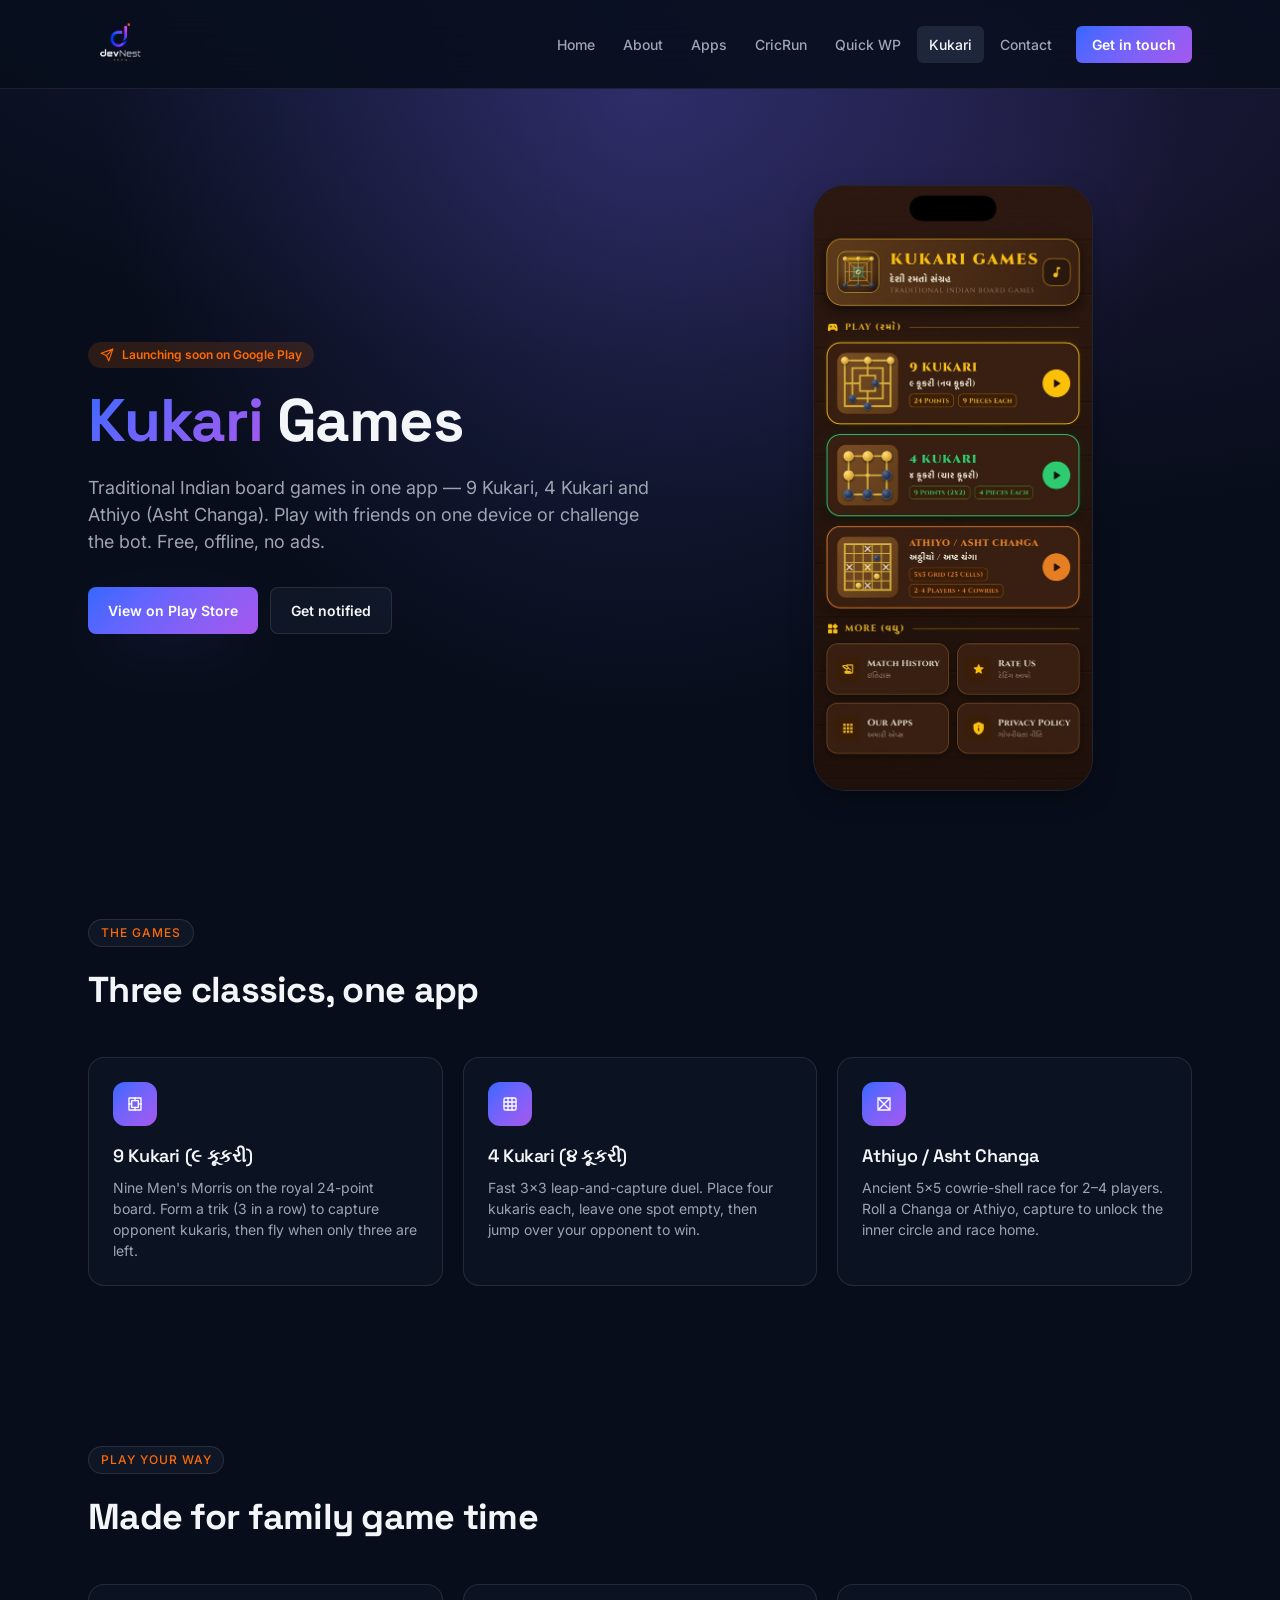
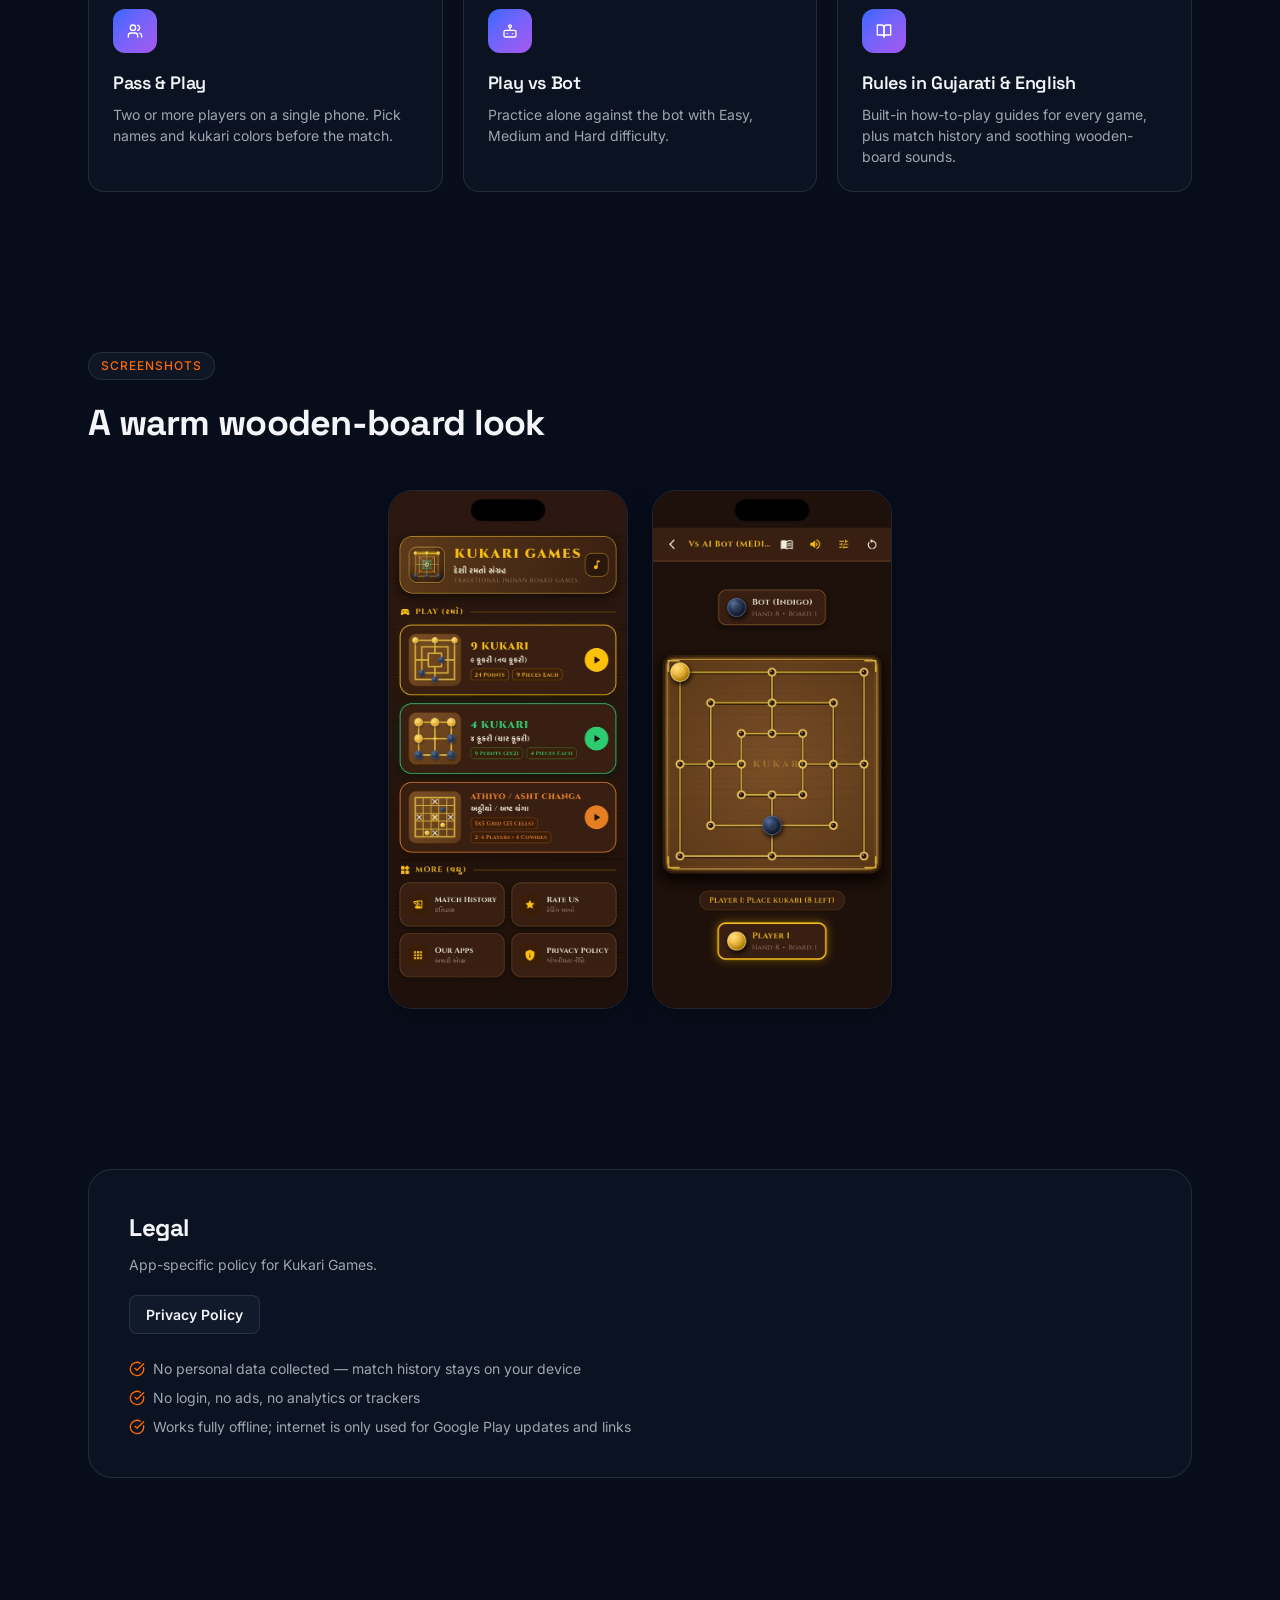
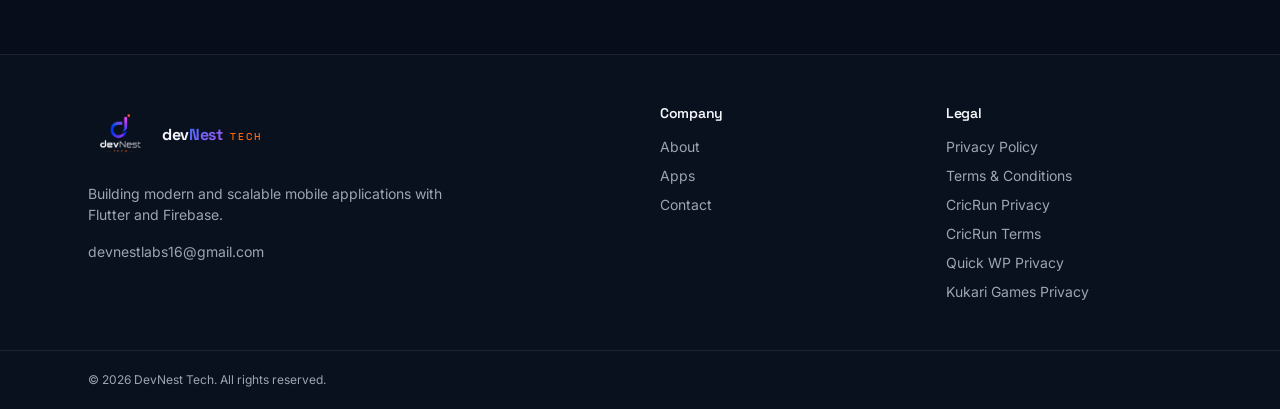
<file: kukari-games.html>
<!doctype html>
<html lang="en">

<head>
  <meta charset="utf-8" />
  <meta name="viewport" content="width=device-width, initial-scale=1" />
  <title>Kukari Games — Traditional Indian Board Games (9 Kukari, 4 Kukari, Athiyo)</title>
  <meta name="description" content="Kukari Games by DevNest Tech — play 9 Kukari, 4 Kukari and Athiyo (Asht Changa) with friends or against the bot. Free, offline, no ads, no tracking." />
  <meta name="author" content="DevNest Tech" />
  <meta property="og:site_name" content="DevNest Tech" />
  <meta property="og:type" content="website" />
  <meta property="og:title" content="Kukari Games — Traditional Indian Board Games" />
  <meta property="og:description" content="Play 9 Kukari, 4 Kukari and Athiyo with friends or against the bot." />
  <meta property="og:url" content="/kukari-games" />
  <meta name="twitter:card" content="summary" />
  <link rel="canonical" href="/kukari-games" />
  <link rel="stylesheet" href="css/style.css" />
</head>

<body>

  <div class="page-shell">
    <!-- ===== Header ===== -->
    <header class="site-header">
      <div class="site-header__inner">
        <a href="index.html" class="brand">
          <img src="images/devnest_logo.png" alt="DevNest Tech" />

        </a>
        <nav class="nav-desktop">
          <a href="index.html" data-href="/" class="nav-link">Home</a>
          <a href="about.html" data-href="/about" class="nav-link">About</a>
          <a href="apps.html" data-href="/apps" class="nav-link">Apps</a>
          <a href="cricrun-counter.html" data-href="/cricrun-counter" class="nav-link">CricRun</a>
          <a href="quick-wp.html" data-href="/quick-wp" class="nav-link">Quick WP</a>
          <a href="kukari-games.html" data-href="/kukari-games" class="nav-link is-active">Kukari</a>
          <a href="contact.html" data-href="/contact" class="nav-link">Contact</a>
          <a href="contact.html" class="nav-cta">Get in touch</a>
        </nav>
        <button class="nav-toggle" aria-label="Toggle menu">
          <svg class="icon-lg icon-menu" viewBox="0 0 24 24" fill="none" stroke="currentColor" stroke-width="2"
            stroke-linecap="round" stroke-linejoin="round">
            <line x1="4" y1="12" x2="20" y2="12" />
            <line x1="4" y1="6" x2="20" y2="6" />
            <line x1="4" y1="18" x2="20" y2="18" />
          </svg>
          <svg class="icon-lg icon-close" style="display:none" viewBox="0 0 24 24" fill="none" stroke="currentColor"
            stroke-width="2" stroke-linecap="round" stroke-linejoin="round">
            <line x1="18" y1="6" x2="6" y2="18" />
            <line x1="6" y1="6" x2="18" y2="18" />
          </svg>
        </button>
      </div>
      <div class="nav-mobile">
        <nav class="nav-mobile__inner">
          <a href="index.html" data-href="/" class="nav-link">Home</a>
          <a href="about.html" data-href="/about" class="nav-link">About</a>
          <a href="apps.html" data-href="/apps" class="nav-link">Apps</a>
          <a href="cricrun-counter.html" data-href="/cricrun-counter" class="nav-link">CricRun</a>
          <a href="quick-wp.html" data-href="/quick-wp" class="nav-link">Quick WP</a>
          <a href="kukari-games.html" data-href="/kukari-games" class="nav-link is-active">Kukari</a>
          <a href="contact.html" data-href="/contact" class="nav-link">Contact</a>
        </nav>
      </div>
    </header>

    <main>
      <!-- ===== Hero ===== -->
      <section class="hero quickwp-hero">
        <div class="hero__bg"></div>
        <div class="hero__inner quickwp-hero__inner">
          <div class="quickwp-hero__grid">
            <div>
              <span class="badge-pill">
                <svg class="icon-sm" viewBox="0 0 24 24" fill="none" stroke="currentColor" stroke-width="2" stroke-linecap="round" stroke-linejoin="round"><path d="m22 2-7 20-4-9-9-4Z" /><path d="M22 2 11 13" /></svg>
                Launching soon on Google Play
              </span>
              <h1><span class="text-gradient-brand">Kukari</span> Games</h1>
              <p class="lede">Traditional Indian board games in one app — 9 Kukari, 4 Kukari and Athiyo (Asht
                Changa). Play with friends on one device or challenge the bot. Free, offline, no ads.</p>
              <div class="hero__actions">
                <a href="https://play.google.com/store/apps/details?id=com.devnesttech.kukarigames" target="_blank" rel="noopener noreferrer" class="btn btn-primary">View on Play
                  Store</a>
                <a href="contact.html" class="btn btn-secondary">Get notified</a>
              </div>
            </div>
            <div class="kukari-phone">
              <img src="images/kukari-dashboard.jpg" alt="Kukari Games home screen with 9 Kukari, 4 Kukari and Athiyo" />
            </div>
          </div>
        </div>
      </section>

      <!-- ===== Games ===== -->
      <section class="section">
        <div class="section__head">
          <span class="eyebrow">The games</span>
          <h2 class="section__title">Three classics, one app</h2>
        </div>
        <div class="grid-cards cols-3">
          <div class="card">
            <div class="card__icon"><svg class="icon" viewBox="0 0 24 24" fill="none" stroke="currentColor" stroke-width="2" stroke-linecap="round" stroke-linejoin="round"><rect x="3" y="3" width="18" height="18" /><rect x="7" y="7" width="10" height="10" /><path d="M12 3v4" /><path d="M12 17v4" /><path d="M3 12h4" /><path d="M17 12h4" /></svg></div>
            <h3 class="card__title">9 Kukari (૯ કૂકરી)</h3>
            <p class="card__desc">Nine Men's Morris on the royal 24-point board. Form a trik (3 in a row) to
              capture opponent kukaris, then fly when only three are left.</p>
          </div>
          <div class="card">
            <div class="card__icon"><svg class="icon" viewBox="0 0 24 24" fill="none" stroke="currentColor" stroke-width="2" stroke-linecap="round" stroke-linejoin="round"><rect x="3" y="3" width="18" height="18" rx="2" /><path d="M3 9h18" /><path d="M3 15h18" /><path d="M9 3v18" /><path d="M15 3v18" /></svg></div>
            <h3 class="card__title">4 Kukari (૪ કૂકરી)</h3>
            <p class="card__desc">Fast 3×3 leap-and-capture duel. Place four kukaris each, leave one spot empty,
              then jump over your opponent to win.</p>
          </div>
          <div class="card">
            <div class="card__icon"><svg class="icon" viewBox="0 0 24 24" fill="none" stroke="currentColor" stroke-width="2" stroke-linecap="round" stroke-linejoin="round"><rect x="3" y="3" width="18" height="18" rx="2" /><path d="m3 3 18 18" /><path d="M21 3 3 21" /></svg></div>
            <h3 class="card__title">Athiyo / Asht Changa</h3>
            <p class="card__desc">Ancient 5×5 cowrie-shell race for 2–4 players. Roll a Changa or Athiyo, capture
              to unlock the inner circle and race home.</p>
          </div>
        </div>
      </section>

      <!-- ===== Modes ===== -->
      <section class="section">
        <div class="section__head">
          <span class="eyebrow">Play your way</span>
          <h2 class="section__title">Made for family game time</h2>
        </div>
        <div class="grid-cards cols-3">
          <div class="card">
            <div class="card__icon"><svg class="icon" viewBox="0 0 24 24" fill="none" stroke="currentColor" stroke-width="2" stroke-linecap="round" stroke-linejoin="round"><path d="M16 21v-2a4 4 0 0 0-4-4H6a4 4 0 0 0-4 4v2" /><circle cx="9" cy="7" r="4" /><path d="M22 21v-2a4 4 0 0 0-3-3.87" /><path d="M16 3.13a4 4 0 0 1 0 7.75" /></svg></div>
            <h3 class="card__title">Pass &amp; Play</h3>
            <p class="card__desc">Two or more players on a single phone. Pick names and kukari colors before the
              match.</p>
          </div>
          <div class="card">
            <div class="card__icon"><svg class="icon" viewBox="0 0 24 24" fill="none" stroke="currentColor" stroke-width="2" stroke-linecap="round" stroke-linejoin="round"><rect x="3" y="11" width="18" height="10" rx="2" /><circle cx="12" cy="5" r="2" /><path d="M12 7v4" /><path d="M8 16h.01" /><path d="M16 16h.01" /></svg></div>
            <h3 class="card__title">Play vs Bot</h3>
            <p class="card__desc">Practice alone against the bot with Easy, Medium and Hard difficulty.</p>
          </div>
          <div class="card">
            <div class="card__icon"><svg class="icon" viewBox="0 0 24 24" fill="none" stroke="currentColor" stroke-width="2" stroke-linecap="round" stroke-linejoin="round"><path d="M2 3h6a4 4 0 0 1 4 4v14a3 3 0 0 0-3-3H2z" /><path d="M22 3h-6a4 4 0 0 0-4 4v14a3 3 0 0 1 3-3h7z" /></svg></div>
            <h3 class="card__title">Rules in Gujarati &amp; English</h3>
            <p class="card__desc">Built-in how-to-play guides for every game, plus match history and soothing
              wooden-board sounds.</p>
          </div>
        </div>
      </section>

      <!-- ===== Screens ===== -->
      <section class="section">
        <div class="section__head">
          <span class="eyebrow">Screenshots</span>
          <h2 class="section__title">A warm wooden-board look</h2>
        </div>
        <div class="kukari-shots">
          <img src="images/kukari-dashboard.jpg" alt="Kukari Games dashboard" loading="lazy" />
          <img src="images/kukari-game.jpg" alt="9 Kukari match against the bot" loading="lazy" />
        </div>
      </section>

      <!-- ===== Legal ===== -->
      <section class="section">
        <div class="legal-panel">
          <h3>Legal</h3>
          <p>App-specific policy for Kukari Games.</p>
          <div class="legal-panel__links">
            <a href="kukari-games-privacy.html">Privacy Policy</a>
          </div>
          <ul>
            <li class="check-item"><svg class="icon" viewBox="0 0 24 24" fill="none" stroke="currentColor" stroke-width="2" stroke-linecap="round" stroke-linejoin="round"><path d="M21.801 10A10 10 0 1 1 17 3.335" /><path d="m9 11 3 3L22 4" /></svg> No personal data collected — match history stays on your device</li>
            <li class="check-item"><svg class="icon" viewBox="0 0 24 24" fill="none" stroke="currentColor" stroke-width="2" stroke-linecap="round" stroke-linejoin="round"><path d="M21.801 10A10 10 0 1 1 17 3.335" /><path d="m9 11 3 3L22 4" /></svg> No login, no ads, no analytics or trackers</li>
            <li class="check-item"><svg class="icon" viewBox="0 0 24 24" fill="none" stroke="currentColor" stroke-width="2" stroke-linecap="round" stroke-linejoin="round"><path d="M21.801 10A10 10 0 1 1 17 3.335" /><path d="m9 11 3 3L22 4" /></svg> Works fully offline; internet is only used for Google Play updates and links</li>
          </ul>
        </div>
      </section>
    </main>

    <!-- ===== Footer ===== -->
    <footer class="site-footer">
      <div class="site-footer__grid">
        <div class="footer-brand">
          <a href="index.html" class="brand">
            <img src="images/devnest_logo.png" alt="DevNest Tech" />
            <div class="brand__text">
              <span class="brand__name">dev<span class="text-gradient-brand">Nest</span> <span class="brand__tag"
                  style="margin-left:.25rem">Tech</span></span>
            </div>
          </a>
          <p>Building modern and scalable mobile applications with Flutter and Firebase.</p>
          <p><a href="mailto:devnestlabs16@gmail.com">devnestlabs16@gmail.com</a></p>
        </div>
        <div class="footer-col">
          <h4>Company</h4>
          <ul>
            <li><a href="about.html">About</a></li>
            <li><a href="apps.html">Apps</a></li>
            <li><a href="contact.html">Contact</a></li>
          </ul>
        </div>
        <div class="footer-col">
          <h4>Legal</h4>
          <ul>
            <li><a href="privacy.html">Privacy Policy</a></li>
            <li><a href="terms.html">Terms &amp; Conditions</a></li>
            <li><a href="cricrun-counter-privacy.html">CricRun Privacy</a></li>
            <li><a href="cricrun-counter-terms.html">CricRun Terms</a></li>
            <li><a href="quick-wp-privacy.html">Quick WP Privacy</a></li>
            <li><a href="kukari-games-privacy.html">Kukari Games Privacy</a></li>
          </ul>
        </div>
      </div>
      <div class="site-footer__bottom">
        <div class="site-footer__bottom-inner">
          <span id="footer-year">© 2026 DevNest Tech. All rights reserved.</span>
        </div>
      </div>
    </footer>
  </div>

  <script src="js/main.js"></script>
  <script>
    document.getElementById("footer-year").textContent = "© " + new Date().getFullYear() + " DevNest Tech. All rights reserved.";
  </script>
</body>

</html>
</file>
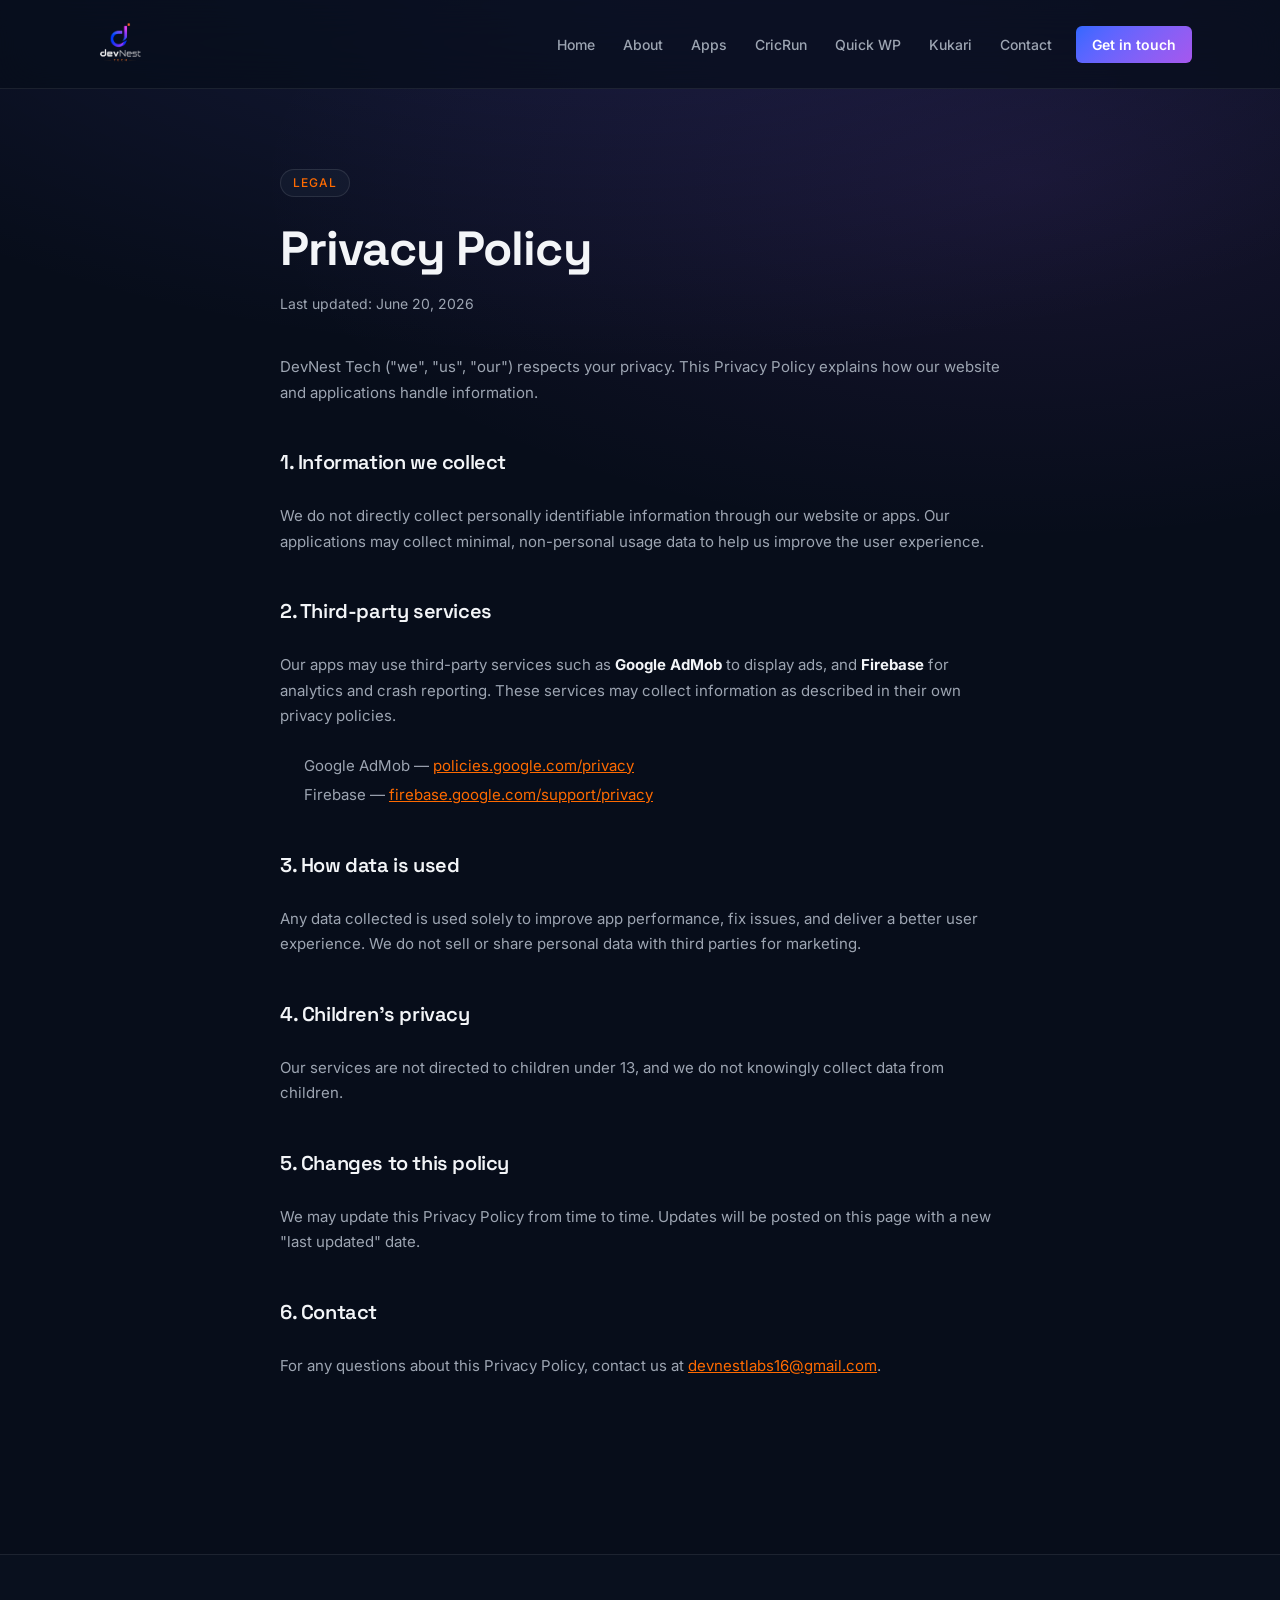
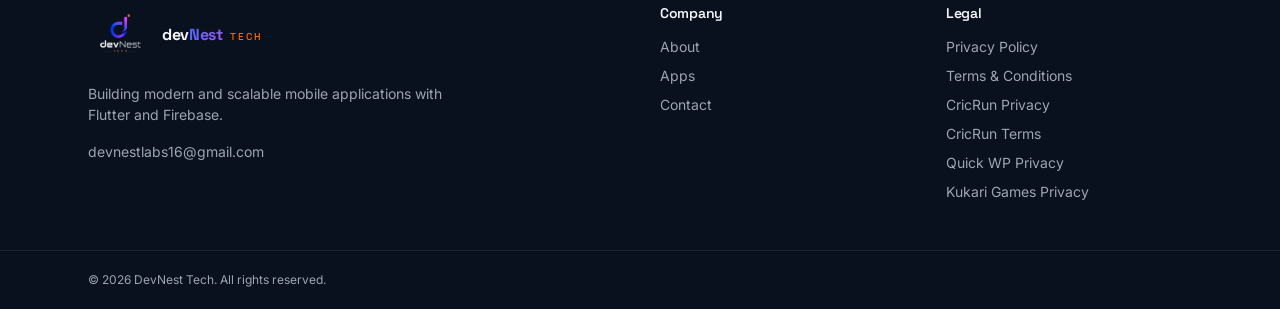
<file: privacy.html>
<!doctype html>
<html lang="en">

<head>
  <meta charset="utf-8" />
  <meta name="viewport" content="width=device-width, initial-scale=1" />
  <title>Privacy Policy — DevNest Tech</title>
  <meta name="description" content="Privacy Policy for DevNest Tech and its applications." />
  <meta name="author" content="DevNest Tech" />
  <meta property="og:site_name" content="DevNest Tech" />
  <meta property="og:type" content="website" />
  <meta property="og:title" content="Privacy Policy — DevNest Tech" />
  <meta property="og:description" content="How DevNest Tech handles your data." />
  <meta property="og:url" content="/privacy" />
  <meta name="twitter:card" content="summary" />
  <link rel="canonical" href="/privacy" />
  <link rel="stylesheet" href="css/style.css" />
</head>

<body>

  <div class="page-shell">
    <!-- ===== Header ===== -->
    <header class="site-header">
      <div class="site-header__inner">
        <a href="index.html" class="brand">
          <img src="images/devnest_logo.png" alt="DevNest Tech" />

        </a>
        <nav class="nav-desktop">
          <a href="index.html" data-href="/" class="nav-link">Home</a>
          <a href="about.html" data-href="/about" class="nav-link">About</a>
          <a href="apps.html" data-href="/apps" class="nav-link">Apps</a>
          <a href="cricrun-counter.html" data-href="/cricrun-counter" class="nav-link">CricRun</a>
          <a href="quick-wp.html" data-href="/quick-wp" class="nav-link">Quick WP</a>
          <a href="kukari-games.html" data-href="/kukari-games" class="nav-link">Kukari</a>
          <a href="contact.html" data-href="/contact" class="nav-link">Contact</a>
          <a href="contact.html" class="nav-cta">Get in touch</a>
        </nav>
        <button class="nav-toggle" aria-label="Toggle menu">
          <svg class="icon-lg icon-menu" viewBox="0 0 24 24" fill="none" stroke="currentColor" stroke-width="2"
            stroke-linecap="round" stroke-linejoin="round">
            <line x1="4" y1="12" x2="20" y2="12" />
            <line x1="4" y1="6" x2="20" y2="6" />
            <line x1="4" y1="18" x2="20" y2="18" />
          </svg>
          <svg class="icon-lg icon-close" style="display:none" viewBox="0 0 24 24" fill="none" stroke="currentColor"
            stroke-width="2" stroke-linecap="round" stroke-linejoin="round">
            <line x1="18" y1="6" x2="6" y2="18" />
            <line x1="6" y1="6" x2="18" y2="18" />
          </svg>
        </button>
      </div>
      <div class="nav-mobile">
        <nav class="nav-mobile__inner">
          <a href="index.html" data-href="/" class="nav-link">Home</a>
          <a href="about.html" data-href="/about" class="nav-link">About</a>
          <a href="apps.html" data-href="/apps" class="nav-link">Apps</a>
          <a href="cricrun-counter.html" data-href="/cricrun-counter" class="nav-link">CricRun</a>
          <a href="quick-wp.html" data-href="/quick-wp" class="nav-link">Quick WP</a>
          <a href="kukari-games.html" data-href="/kukari-games" class="nav-link">Kukari</a>
          <a href="contact.html" data-href="/contact" class="nav-link">Contact</a>
        </nav>
      </div>
    </header>

    <main>
      <div class="legal-page">
        <span class="eyebrow">Legal</span>
        <h1>Privacy Policy</h1>
        <p class="legal-page__updated">Last updated: June 20, 2026</p>

        <div class="legal-page__body">
          <p>DevNest Tech ("we", "us", "our") respects your privacy. This Privacy Policy explains how our website and
            applications handle information.</p>

          <h2>1. Information we collect</h2>
          <p>We do not directly collect personally identifiable information through our website or apps. Our
            applications may collect minimal, non-personal usage data to help us improve the user experience.</p>

          <h2>2. Third-party services</h2>
          <p>Our apps may use third-party services such as <strong>Google AdMob</strong> to display ads, and
            <strong>Firebase</strong> for analytics and crash reporting. These services may collect information as
            described in their own privacy policies.</p>
          <ul>
            <li>Google AdMob — <a href="https://policies.google.com/privacy" target="_blank"
                rel="noreferrer">policies.google.com/privacy</a></li>
            <li>Firebase — <a href="https://firebase.google.com/support/privacy" target="_blank"
                rel="noreferrer">firebase.google.com/support/privacy</a></li>
          </ul>

          <h2>3. How data is used</h2>
          <p>Any data collected is used solely to improve app performance, fix issues, and deliver a better user
            experience. We do not sell or share personal data with third parties for marketing.</p>

          <h2>4. Children's privacy</h2>
          <p>Our services are not directed to children under 13, and we do not knowingly collect data from children.</p>

          <h2>5. Changes to this policy</h2>
          <p>We may update this Privacy Policy from time to time. Updates will be posted on this page with a new "last
            updated" date.</p>

          <h2>6. Contact</h2>
          <p>For any questions about this Privacy Policy, contact us at <a
              href="mailto:devnestlabs16@gmail.com">devnestlabs16@gmail.com</a>.</p>
        </div>
      </div>
    </main>

    <!-- ===== Footer ===== -->
    <footer class="site-footer">
      <div class="site-footer__grid">
        <div class="footer-brand">
          <a href="index.html" class="brand">
            <img src="images/devnest_logo.png" alt="DevNest Tech" />
            <div class="brand__text">
              <span class="brand__name">dev<span class="text-gradient-brand">Nest</span> <span class="brand__tag"
                  style="margin-left:.25rem">Tech</span></span>
            </div>
          </a>
          <p>Building modern and scalable mobile applications with Flutter and Firebase.</p>
          <p><a href="mailto:devnestlabs16@gmail.com">devnestlabs16@gmail.com</a></p>
        </div>
        <div class="footer-col">
          <h4>Company</h4>
          <ul>
            <li><a href="about.html">About</a></li>
            <li><a href="apps.html">Apps</a></li>
            <li><a href="contact.html">Contact</a></li>
          </ul>
        </div>
        <div class="footer-col">
          <h4>Legal</h4>
          <ul>
            <li><a href="privacy.html">Privacy Policy</a></li>
            <li><a href="terms.html">Terms &amp; Conditions</a></li>
            <li><a href="cricrun-counter-privacy.html">CricRun Privacy</a></li>
            <li><a href="cricrun-counter-terms.html">CricRun Terms</a></li>
            <li><a href="quick-wp-privacy.html">Quick WP Privacy</a></li>
            <li><a href="kukari-games-privacy.html">Kukari Games Privacy</a></li>
          </ul>
        </div>
      </div>
      <div class="site-footer__bottom">
        <div class="site-footer__bottom-inner">
          <span id="footer-year">© 2026 DevNest Tech. All rights reserved.</span>
        </div>
      </div>
    </footer>
  </div>

  <script src="js/main.js"></script>
  <script>
    document.getElementById("footer-year").textContent = "© " + new Date().getFullYear() + " DevNest Tech. All rights reserved.";
  </script>
</body>

</html>
</file>
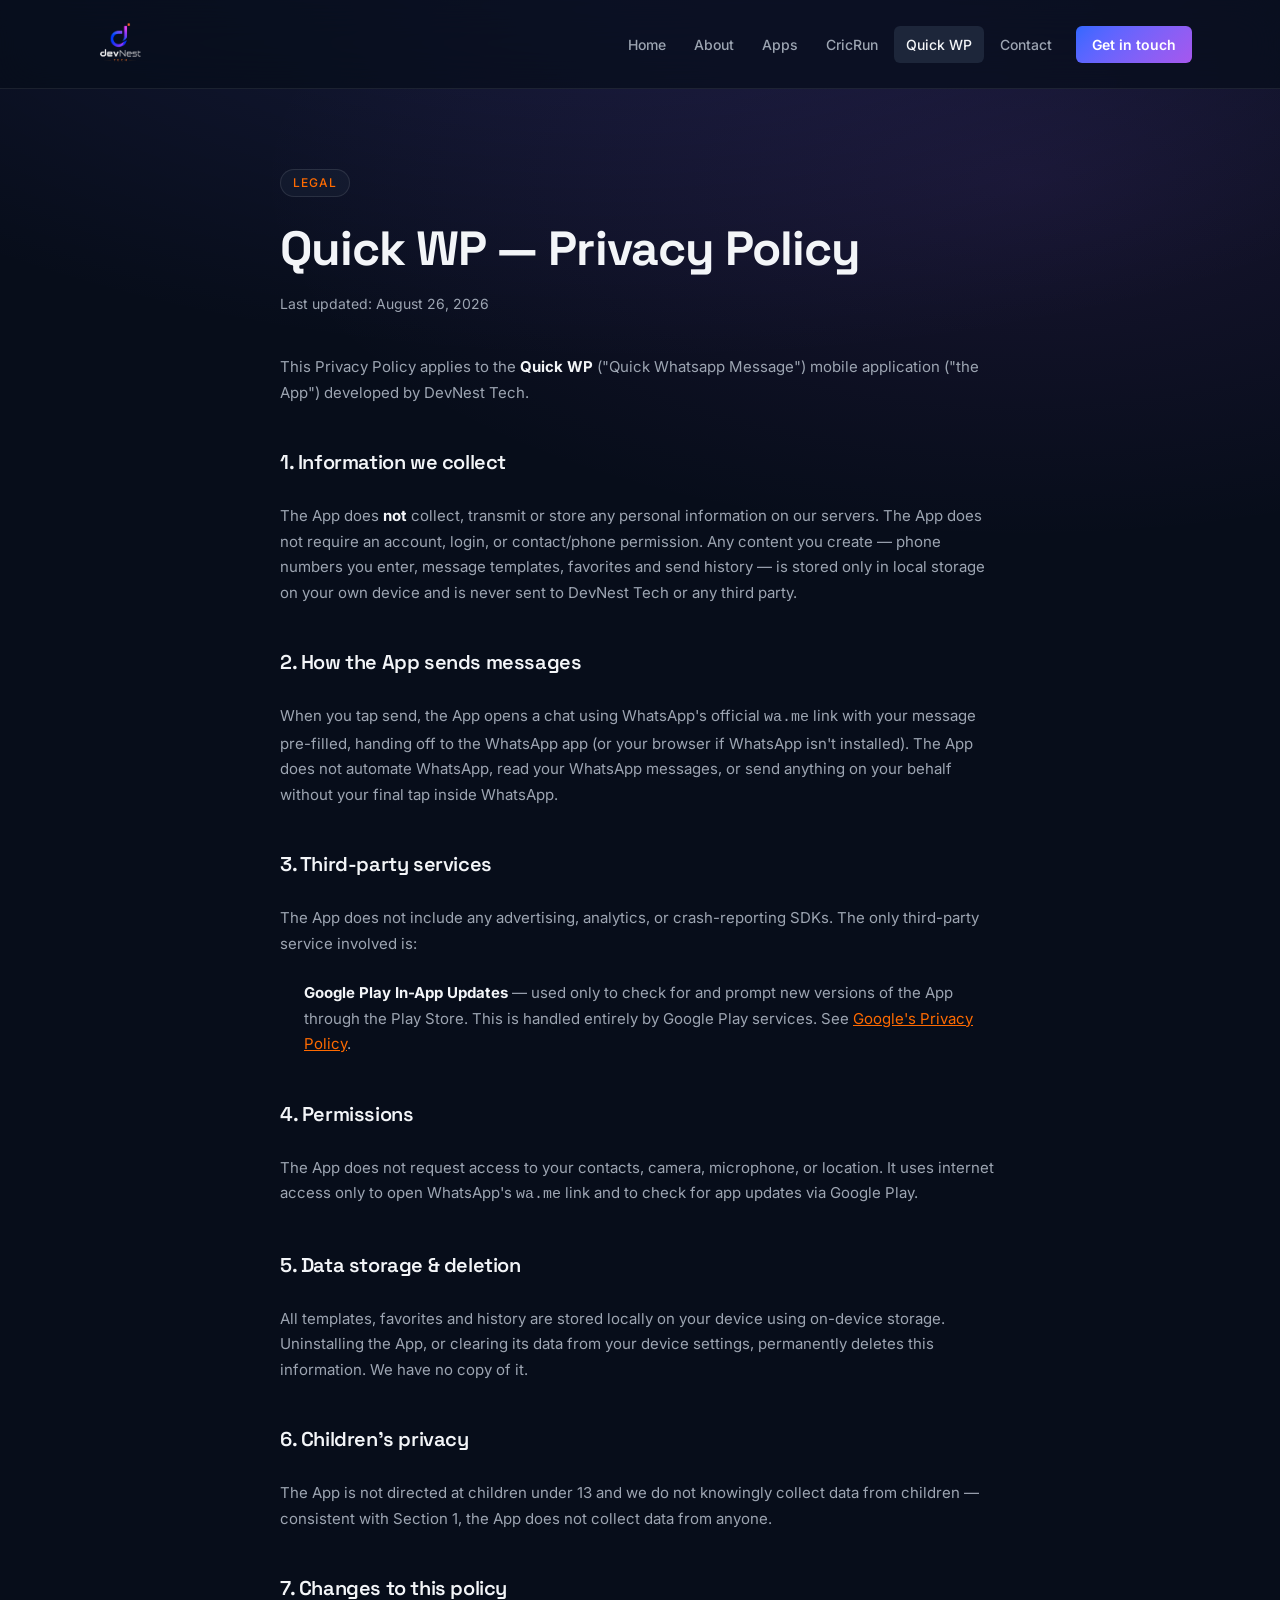
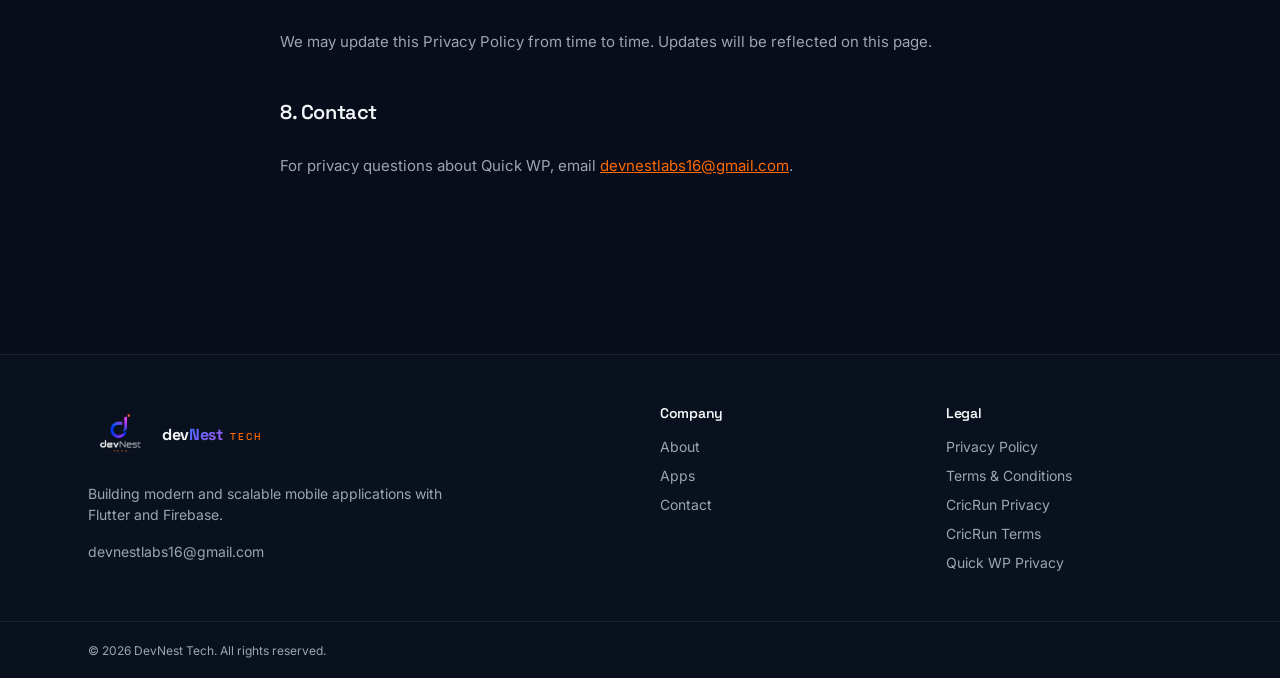
<file: quick-wp-privacy.html>
<!doctype html>
<html lang="en">

<head>
  <meta charset="utf-8" />
  <meta name="viewport" content="width=device-width, initial-scale=1" />
  <title>Quick WP — Privacy Policy</title>
  <meta name="description" content="Privacy Policy for the Quick WP mobile application by DevNest Tech." />
  <meta name="author" content="DevNest Tech" />
  <meta property="og:site_name" content="DevNest Tech" />
  <meta property="og:type" content="website" />
  <meta property="og:title" content="Quick WP — Privacy Policy" />
  <meta property="og:description" content="Privacy Policy for Quick WP." />
  <meta property="og:url" content="/quick-wp/privacy" />
  <meta name="twitter:card" content="summary" />
  <link rel="canonical" href="/quick-wp/privacy" />
  <link rel="stylesheet" href="css/style.css" />
</head>

<body>

  <div class="page-shell">
    <!-- ===== Header ===== -->
    <header class="site-header">
      <div class="site-header__inner">
        <a href="index.html" class="brand">
          <img src="images/devnest_logo.png" alt="DevNest Tech" />

        </a>
        <nav class="nav-desktop">
          <a href="index.html" data-href="/" class="nav-link">Home</a>
          <a href="about.html" data-href="/about" class="nav-link">About</a>
          <a href="apps.html" data-href="/apps" class="nav-link">Apps</a>
          <a href="cricrun-counter.html" data-href="/cricrun-counter" class="nav-link">CricRun</a>
          <a href="quick-wp.html" data-href="/quick-wp" class="nav-link">Quick WP</a>
          <a href="contact.html" data-href="/contact" class="nav-link">Contact</a>
          <a href="contact.html" class="nav-cta">Get in touch</a>
        </nav>
        <button class="nav-toggle" aria-label="Toggle menu">
          <svg class="icon-lg icon-menu" viewBox="0 0 24 24" fill="none" stroke="currentColor" stroke-width="2"
            stroke-linecap="round" stroke-linejoin="round">
            <line x1="4" y1="12" x2="20" y2="12" />
            <line x1="4" y1="6" x2="20" y2="6" />
            <line x1="4" y1="18" x2="20" y2="18" />
          </svg>
          <svg class="icon-lg icon-close" style="display:none" viewBox="0 0 24 24" fill="none" stroke="currentColor"
            stroke-width="2" stroke-linecap="round" stroke-linejoin="round">
            <line x1="18" y1="6" x2="6" y2="18" />
            <line x1="6" y1="6" x2="18" y2="18" />
          </svg>
        </button>
      </div>
      <div class="nav-mobile">
        <nav class="nav-mobile__inner">
          <a href="index.html" data-href="/" class="nav-link">Home</a>
          <a href="about.html" data-href="/about" class="nav-link">About</a>
          <a href="apps.html" data-href="/apps" class="nav-link">Apps</a>
          <a href="cricrun-counter.html" data-href="/cricrun-counter" class="nav-link">CricRun</a>
          <a href="quick-wp.html" data-href="/quick-wp" class="nav-link">Quick WP</a>
          <a href="contact.html" data-href="/contact" class="nav-link">Contact</a>
        </nav>
      </div>
    </header>

    <main>
      <div class="legal-page">
        <span class="eyebrow">Legal</span>
        <h1>Quick WP — Privacy Policy</h1>
        <p class="legal-page__updated">Last updated: August 26, 2026</p>

        <div class="legal-page__body">
          <p>This Privacy Policy applies to the <strong>Quick WP</strong> ("Quick Whatsapp Message") mobile
            application ("the App") developed by DevNest Tech.</p>

          <h2>1. Information we collect</h2>
          <p>The App does <strong>not</strong> collect, transmit or store any personal information on our servers.
            The App does not require an account, login, or contact/phone permission. Any content you create —
            phone numbers you enter, message templates, favorites and send history — is stored only in local
            storage on your own device and is never sent to DevNest Tech or any third party.</p>

          <h2>2. How the App sends messages</h2>
          <p>When you tap send, the App opens a chat using WhatsApp's official <code>wa.me</code> link with your
            message pre-filled, handing off to the WhatsApp app (or your browser if WhatsApp isn't installed). The
            App does not automate WhatsApp, read your WhatsApp messages, or send anything on your behalf without
            your final tap inside WhatsApp.</p>

          <h2>3. Third-party services</h2>
          <p>The App does not include any advertising, analytics, or crash-reporting SDKs. The only third-party
            service involved is:</p>
          <ul>
            <li><strong>Google Play In-App Updates</strong> — used only to check for and prompt new versions of the
              App through the Play Store. This is handled entirely by Google Play services. See <a
                href="https://policies.google.com/privacy" target="_blank" rel="noreferrer">Google's Privacy
                Policy</a>.</li>
          </ul>

          <h2>4. Permissions</h2>
          <p>The App does not request access to your contacts, camera, microphone, or location. It uses internet
            access only to open WhatsApp's <code>wa.me</code> link and to check for app updates via Google Play.</p>

          <h2>5. Data storage &amp; deletion</h2>
          <p>All templates, favorites and history are stored locally on your device using on-device storage.
            Uninstalling the App, or clearing its data from your device settings, permanently deletes this
            information. We have no copy of it.</p>

          <h2>6. Children's privacy</h2>
          <p>The App is not directed at children under 13 and we do not knowingly collect data from children —
            consistent with Section 1, the App does not collect data from anyone.</p>

          <h2>7. Changes to this policy</h2>
          <p>We may update this Privacy Policy from time to time. Updates will be reflected on this page.</p>

          <h2>8. Contact</h2>
          <p>For privacy questions about Quick WP, email <a
              href="mailto:devnestlabs16@gmail.com">devnestlabs16@gmail.com</a>.</p>
        </div>
      </div>
    </main>

    <!-- ===== Footer ===== -->
    <footer class="site-footer">
      <div class="site-footer__grid">
        <div class="footer-brand">
          <a href="index.html" class="brand">
            <img src="images/devnest_logo.png" alt="DevNest Tech" />
            <div class="brand__text">
              <span class="brand__name">dev<span class="text-gradient-brand">Nest</span> <span class="brand__tag"
                  style="margin-left:.25rem">Tech</span></span>
            </div>
          </a>
          <p>Building modern and scalable mobile applications with Flutter and Firebase.</p>
          <p><a href="mailto:devnestlabs16@gmail.com">devnestlabs16@gmail.com</a></p>
        </div>
        <div class="footer-col">
          <h4>Company</h4>
          <ul>
            <li><a href="about.html">About</a></li>
            <li><a href="apps.html">Apps</a></li>
            <li><a href="contact.html">Contact</a></li>
          </ul>
        </div>
        <div class="footer-col">
          <h4>Legal</h4>
          <ul>
            <li><a href="privacy.html">Privacy Policy</a></li>
            <li><a href="terms.html">Terms &amp; Conditions</a></li>
            <li><a href="cricrun-counter-privacy.html">CricRun Privacy</a></li>
            <li><a href="cricrun-counter-terms.html">CricRun Terms</a></li>
            <li><a href="quick-wp-privacy.html">Quick WP Privacy</a></li>
          </ul>
        </div>
      </div>
      <div class="site-footer__bottom">
        <div class="site-footer__bottom-inner">
          <span id="footer-year">© 2026 DevNest Tech. All rights reserved.</span>
        </div>
      </div>
    </footer>
  </div>

  <script src="js/main.js"></script>
  <script>
    document.getElementById("footer-year").textContent = "© " + new Date().getFullYear() + " DevNest Tech. All rights reserved.";
  </script>
</body>

</html>
</file>
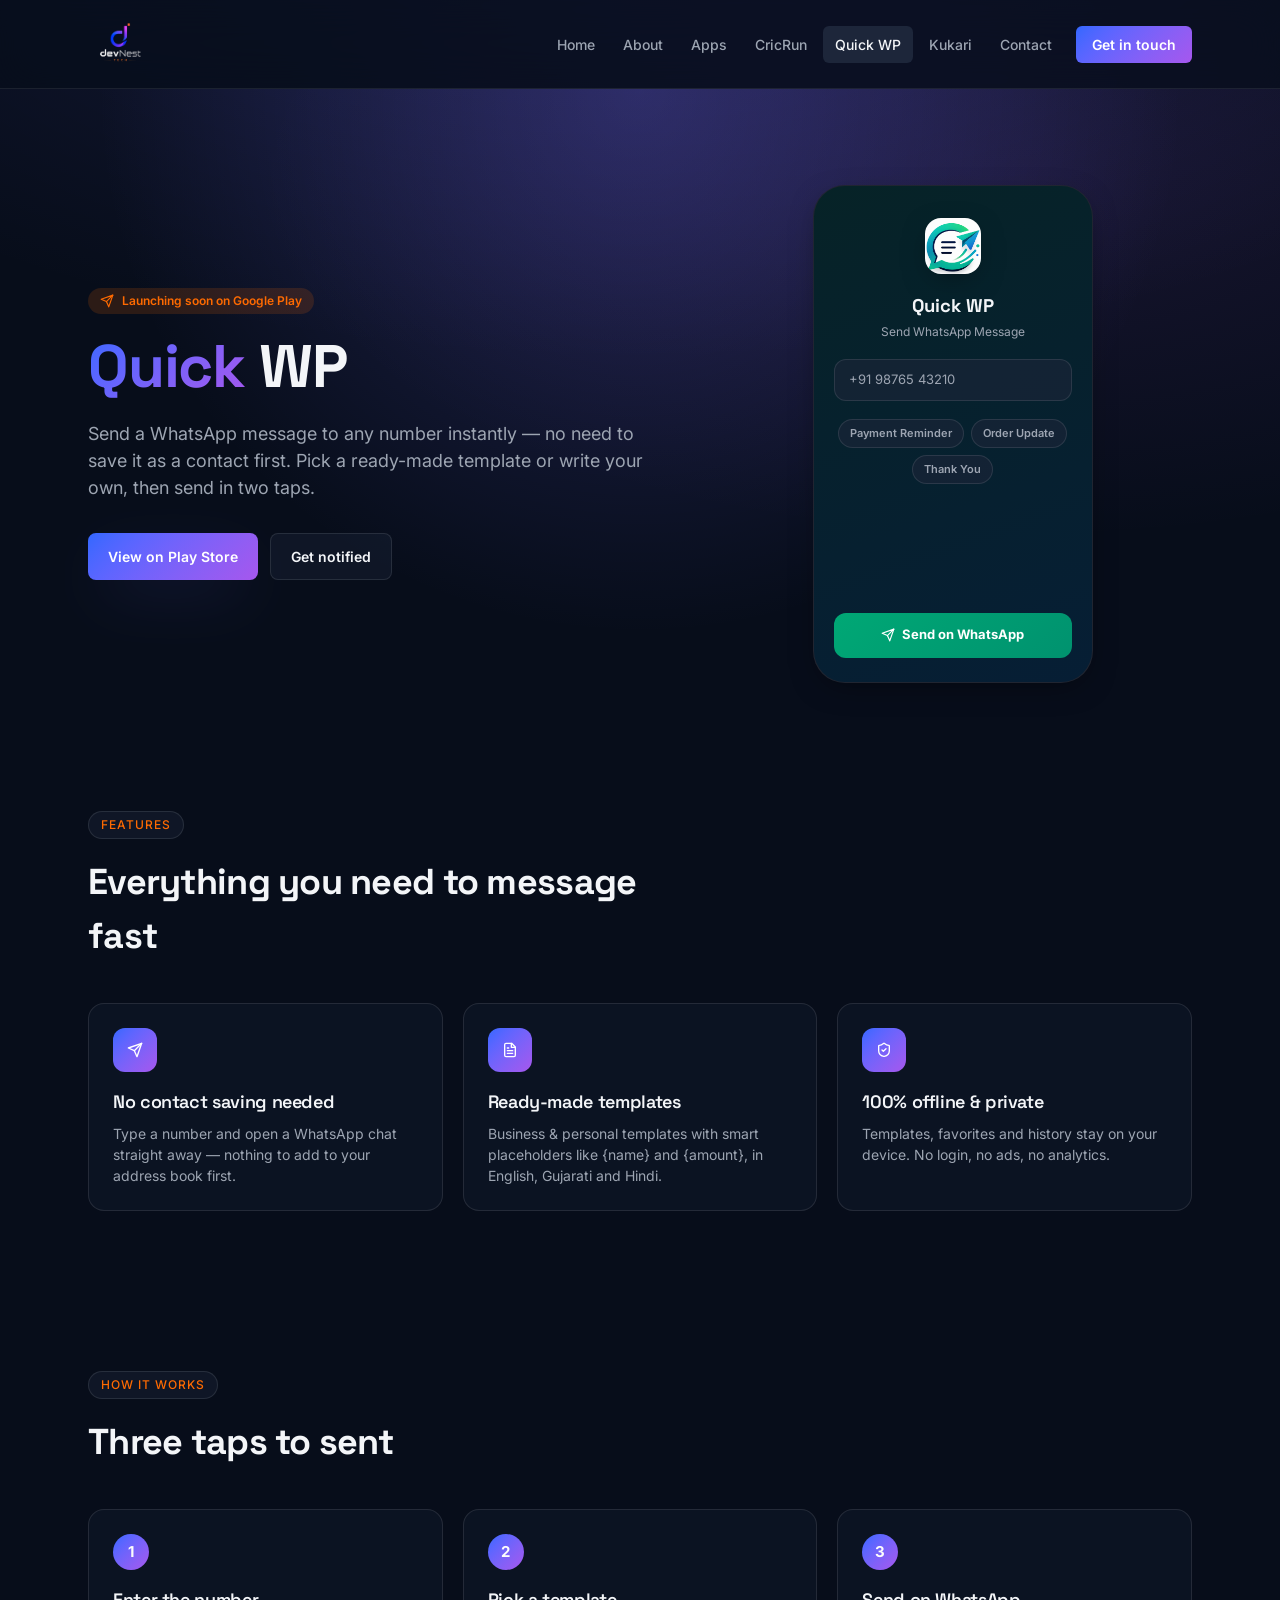
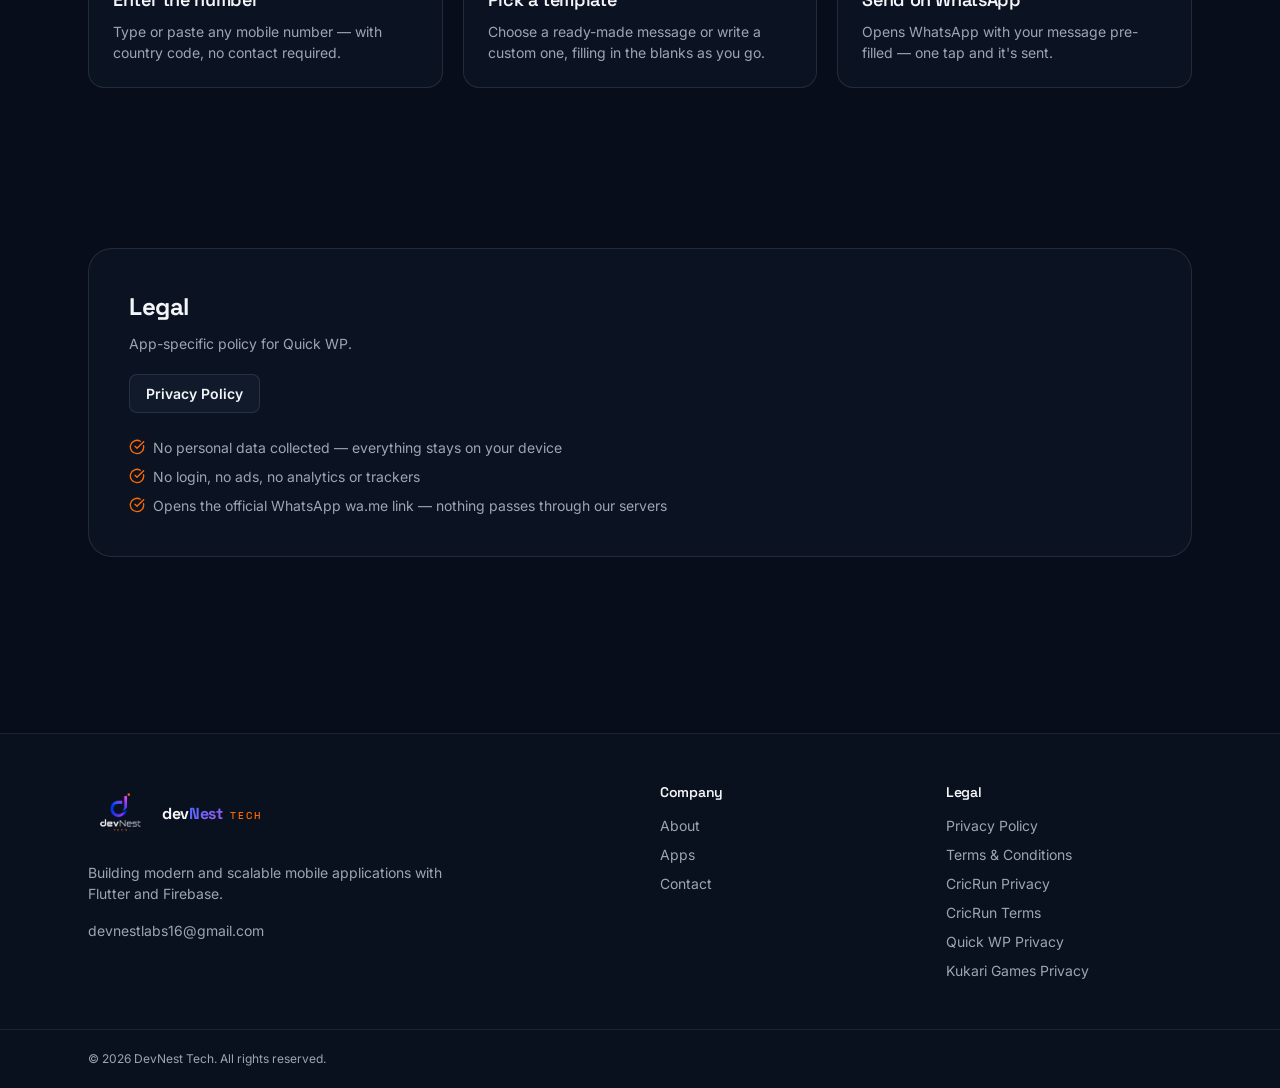
<file: quick-wp.html>
<!doctype html>
<html lang="en">

<head>
  <meta charset="utf-8" />
  <meta name="viewport" content="width=device-width, initial-scale=1" />
  <title>Quick WP — Send WhatsApp Messages Without Saving Contacts</title>
  <meta name="description"
    content="Quick WP by DevNest Tech — send a WhatsApp message to any number instantly, no need to save it as a contact first. Ready-made templates in English, Gujarati &amp; Hindi. 100% offline, no ads, no tracking." />
  <meta name="author" content="DevNest Tech" />
  <meta property="og:site_name" content="DevNest Tech" />
  <meta property="og:type" content="website" />
  <meta property="og:title" content="Quick WP — Send WhatsApp Messages Without Saving Contacts" />
  <meta property="og:description" content="Send a WhatsApp message to any number instantly — no contact saving needed." />
  <meta property="og:url" content="/quick-wp" />
  <meta name="twitter:card" content="summary" />
  <link rel="canonical" href="/quick-wp" />
  <link rel="stylesheet" href="css/style.css" />
</head>

<body>

  <div class="page-shell">
    <!-- ===== Header ===== -->
    <header class="site-header">
      <div class="site-header__inner">
        <a href="index.html" class="brand">
          <img src="images/devnest_logo.png" alt="DevNest Tech" />

        </a>
        <nav class="nav-desktop">
          <a href="index.html" data-href="/" class="nav-link">Home</a>
          <a href="about.html" data-href="/about" class="nav-link">About</a>
          <a href="apps.html" data-href="/apps" class="nav-link">Apps</a>
          <a href="cricrun-counter.html" data-href="/cricrun-counter" class="nav-link">CricRun</a>
          <a href="quick-wp.html" data-href="/quick-wp" class="nav-link is-active">Quick WP</a>
          <a href="kukari-games.html" data-href="/kukari-games" class="nav-link">Kukari</a>
          <a href="contact.html" data-href="/contact" class="nav-link">Contact</a>
          <a href="contact.html" class="nav-cta">Get in touch</a>
        </nav>
        <button class="nav-toggle" aria-label="Toggle menu">
          <svg class="icon-lg icon-menu" viewBox="0 0 24 24" fill="none" stroke="currentColor" stroke-width="2"
            stroke-linecap="round" stroke-linejoin="round">
            <line x1="4" y1="12" x2="20" y2="12" />
            <line x1="4" y1="6" x2="20" y2="6" />
            <line x1="4" y1="18" x2="20" y2="18" />
          </svg>
          <svg class="icon-lg icon-close" style="display:none" viewBox="0 0 24 24" fill="none" stroke="currentColor"
            stroke-width="2" stroke-linecap="round" stroke-linejoin="round">
            <line x1="18" y1="6" x2="6" y2="18" />
            <line x1="6" y1="6" x2="18" y2="18" />
          </svg>
        </button>
      </div>
      <div class="nav-mobile">
        <nav class="nav-mobile__inner">
          <a href="index.html" data-href="/" class="nav-link">Home</a>
          <a href="about.html" data-href="/about" class="nav-link">About</a>
          <a href="apps.html" data-href="/apps" class="nav-link">Apps</a>
          <a href="cricrun-counter.html" data-href="/cricrun-counter" class="nav-link">CricRun</a>
          <a href="quick-wp.html" data-href="/quick-wp" class="nav-link is-active">Quick WP</a>
          <a href="kukari-games.html" data-href="/kukari-games" class="nav-link">Kukari</a>
          <a href="contact.html" data-href="/contact" class="nav-link">Contact</a>
        </nav>
      </div>
    </header>

    <main>
      <!-- ===== Hero ===== -->
      <section class="hero quickwp-hero">
        <div class="hero__bg"></div>
        <div class="hero__inner quickwp-hero__inner">
          <div class="quickwp-hero__grid">
            <div>
              <span class="badge-pill">
                <svg class="icon-sm" viewBox="0 0 24 24" fill="none" stroke="currentColor" stroke-width="2"
                  stroke-linecap="round" stroke-linejoin="round">
                  <path d="m22 2-7 20-4-9-9-4Z" />
                  <path d="M22 2 11 13" />
                </svg>
                Launching soon on Google Play
              </span>
              <h1><span class="text-gradient-brand">Quick</span> WP</h1>
              <p class="lede">Send a WhatsApp message to any number instantly — no need to save it as a contact
                first. Pick a ready-made template or write your own, then send in two taps.</p>
              <div class="hero__actions">
                <a href="https://play.google.com/store/apps/details?id=com.devnesttech.qwmessage" target="_blank"
                  rel="noopener noreferrer" class="btn btn-primary">View on Play Store</a>
                <a href="contact.html" class="btn btn-secondary">Get notified</a>
              </div>
            </div>
            <div class="quickwp-phone">
              <div class="quickwp-phone__tint"></div>
              <div class="quickwp-phone__content">
                <div class="quickwp-phone__icon">
                  <img src="images/quickwp_icon.png" alt="Quick WP app icon" />
                </div>
                <p class="quickwp-phone__title">Quick WP</p>
                <p class="quickwp-phone__sub">Send WhatsApp Message</p>
                <div class="quickwp-phone__field">+91 98765 43210</div>
                <div class="quickwp-phone__chips">
                  <span class="quickwp-phone__chip">Payment Reminder</span>
                  <span class="quickwp-phone__chip">Order Update</span>
                  <span class="quickwp-phone__chip">Thank You</span>
                </div>
                <div class="quickwp-phone__cta">
                  <svg class="icon-sm" viewBox="0 0 24 24" fill="none" stroke="currentColor" stroke-width="2"
                    stroke-linecap="round" stroke-linejoin="round">
                    <path d="m22 2-7 20-4-9-9-4Z" />
                    <path d="M22 2 11 13" />
                  </svg>
                  Send on WhatsApp
                </div>
              </div>
            </div>
          </div>
        </div>
      </section>

      <!-- ===== Features ===== -->
      <section class="section">
        <div class="section__head">
          <span class="eyebrow">Features</span>
          <h2 class="section__title">Everything you need to message fast</h2>
        </div>
        <div class="grid-cards cols-3">
          <div class="card">
            <div class="card__icon">
              <svg class="icon" viewBox="0 0 24 24" fill="none" stroke="currentColor" stroke-width="2"
                stroke-linecap="round" stroke-linejoin="round">
                <path d="m22 2-7 20-4-9-9-4Z" />
                <path d="M22 2 11 13" />
              </svg>
            </div>
            <h3 class="card__title">No contact saving needed</h3>
            <p class="card__desc">Type a number and open a WhatsApp chat straight away — nothing to add to your
              address book first.</p>
          </div>
          <div class="card">
            <div class="card__icon">
              <svg class="icon" viewBox="0 0 24 24" fill="none" stroke="currentColor" stroke-width="2"
                stroke-linecap="round" stroke-linejoin="round">
                <path d="M14.5 2H6a2 2 0 0 0-2 2v16a2 2 0 0 0 2 2h12a2 2 0 0 0 2-2V7.5L14.5 2Z" />
                <path d="M14 2v6h6" />
                <path d="M16 13H8" />
                <path d="M16 17H8" />
                <path d="M10 9H8" />
              </svg>
            </div>
            <h3 class="card__title">Ready-made templates</h3>
            <p class="card__desc">Business &amp; personal templates with smart placeholders like {name} and
              {amount}, in English, Gujarati and Hindi.</p>
          </div>
          <div class="card">
            <div class="card__icon">
              <svg class="icon" viewBox="0 0 24 24" fill="none" stroke="currentColor" stroke-width="2"
                stroke-linecap="round" stroke-linejoin="round">
                <path d="M20 13c0 5-3.5 7.5-7.5 8.5-.3.1-.7.1-1 0C7.5 20.5 4 18 4 13V6a1 1 0 0 1 1-1c2 0 4.5-1.2 6.24-2.72a1.17 1.17 0 0 1 1.52 0C14.5 3.8 17 5 19 5a1 1 0 0 1 1 1Z" />
                <path d="m9 12 2 2 4-4" />
              </svg>
            </div>
            <h3 class="card__title">100% offline &amp; private</h3>
            <p class="card__desc">Templates, favorites and history stay on your device. No login, no ads, no
              analytics.</p>
          </div>
        </div>
      </section>

      <!-- ===== How it works ===== -->
      <section class="section">
        <div class="section__head">
          <span class="eyebrow">How it works</span>
          <h2 class="section__title">Three taps to sent</h2>
        </div>
        <div class="grid-cards cols-3">
          <div class="card">
            <div class="step-num">1</div>
            <h3 class="card__title">Enter the number</h3>
            <p class="card__desc">Type or paste any mobile number — with country code, no contact required.</p>
          </div>
          <div class="card">
            <div class="step-num">2</div>
            <h3 class="card__title">Pick a template</h3>
            <p class="card__desc">Choose a ready-made message or write a custom one, filling in the blanks as you
              go.</p>
          </div>
          <div class="card">
            <div class="step-num">3</div>
            <h3 class="card__title">Send on WhatsApp</h3>
            <p class="card__desc">Opens WhatsApp with your message pre-filled — one tap and it's sent.</p>
          </div>
        </div>
      </section>

      <!-- ===== Legal ===== -->
      <section class="section">
        <div class="legal-panel">
          <h3>Legal</h3>
          <p>App-specific policy for Quick WP.</p>
          <div class="legal-panel__links">
            <a href="quick-wp-privacy.html">Privacy Policy</a>
          </div>
          <ul>
            <li class="check-item"><svg class="icon" viewBox="0 0 24 24" fill="none" stroke="currentColor"
                stroke-width="2" stroke-linecap="round" stroke-linejoin="round">
                <path d="M21.801 10A10 10 0 1 1 17 3.335" />
                <path d="m9 11 3 3L22 4" />
              </svg> No personal data collected — everything stays on your device</li>
            <li class="check-item"><svg class="icon" viewBox="0 0 24 24" fill="none" stroke="currentColor"
                stroke-width="2" stroke-linecap="round" stroke-linejoin="round">
                <path d="M21.801 10A10 10 0 1 1 17 3.335" />
                <path d="m9 11 3 3L22 4" />
              </svg> No login, no ads, no analytics or trackers</li>
            <li class="check-item"><svg class="icon" viewBox="0 0 24 24" fill="none" stroke="currentColor"
                stroke-width="2" stroke-linecap="round" stroke-linejoin="round">
                <path d="M21.801 10A10 10 0 1 1 17 3.335" />
                <path d="m9 11 3 3L22 4" />
              </svg> Opens the official WhatsApp wa.me link — nothing passes through our servers</li>
          </ul>
        </div>
      </section>
    </main>

    <!-- ===== Footer ===== -->
    <footer class="site-footer">
      <div class="site-footer__grid">
        <div class="footer-brand">
          <a href="index.html" class="brand">
            <img src="images/devnest_logo.png" alt="DevNest Tech" />
            <div class="brand__text">
              <span class="brand__name">dev<span class="text-gradient-brand">Nest</span> <span class="brand__tag"
                  style="margin-left:.25rem">Tech</span></span>
            </div>
          </a>
          <p>Building modern and scalable mobile applications with Flutter and Firebase.</p>
          <p><a href="mailto:devnestlabs16@gmail.com">devnestlabs16@gmail.com</a></p>
        </div>
        <div class="footer-col">
          <h4>Company</h4>
          <ul>
            <li><a href="about.html">About</a></li>
            <li><a href="apps.html">Apps</a></li>
            <li><a href="contact.html">Contact</a></li>
          </ul>
        </div>
        <div class="footer-col">
          <h4>Legal</h4>
          <ul>
            <li><a href="privacy.html">Privacy Policy</a></li>
            <li><a href="terms.html">Terms &amp; Conditions</a></li>
            <li><a href="cricrun-counter-privacy.html">CricRun Privacy</a></li>
            <li><a href="cricrun-counter-terms.html">CricRun Terms</a></li>
            <li><a href="quick-wp-privacy.html">Quick WP Privacy</a></li>
            <li><a href="kukari-games-privacy.html">Kukari Games Privacy</a></li>
          </ul>
        </div>
      </div>
      <div class="site-footer__bottom">
        <div class="site-footer__bottom-inner">
          <span id="footer-year">© 2026 DevNest Tech. All rights reserved.</span>
        </div>
      </div>
    </footer>
  </div>

  <script src="js/main.js"></script>
  <script>
    document.getElementById("footer-year").textContent = "© " + new Date().getFullYear() + " DevNest Tech. All rights reserved.";
  </script>
</body>

</html>
</file>
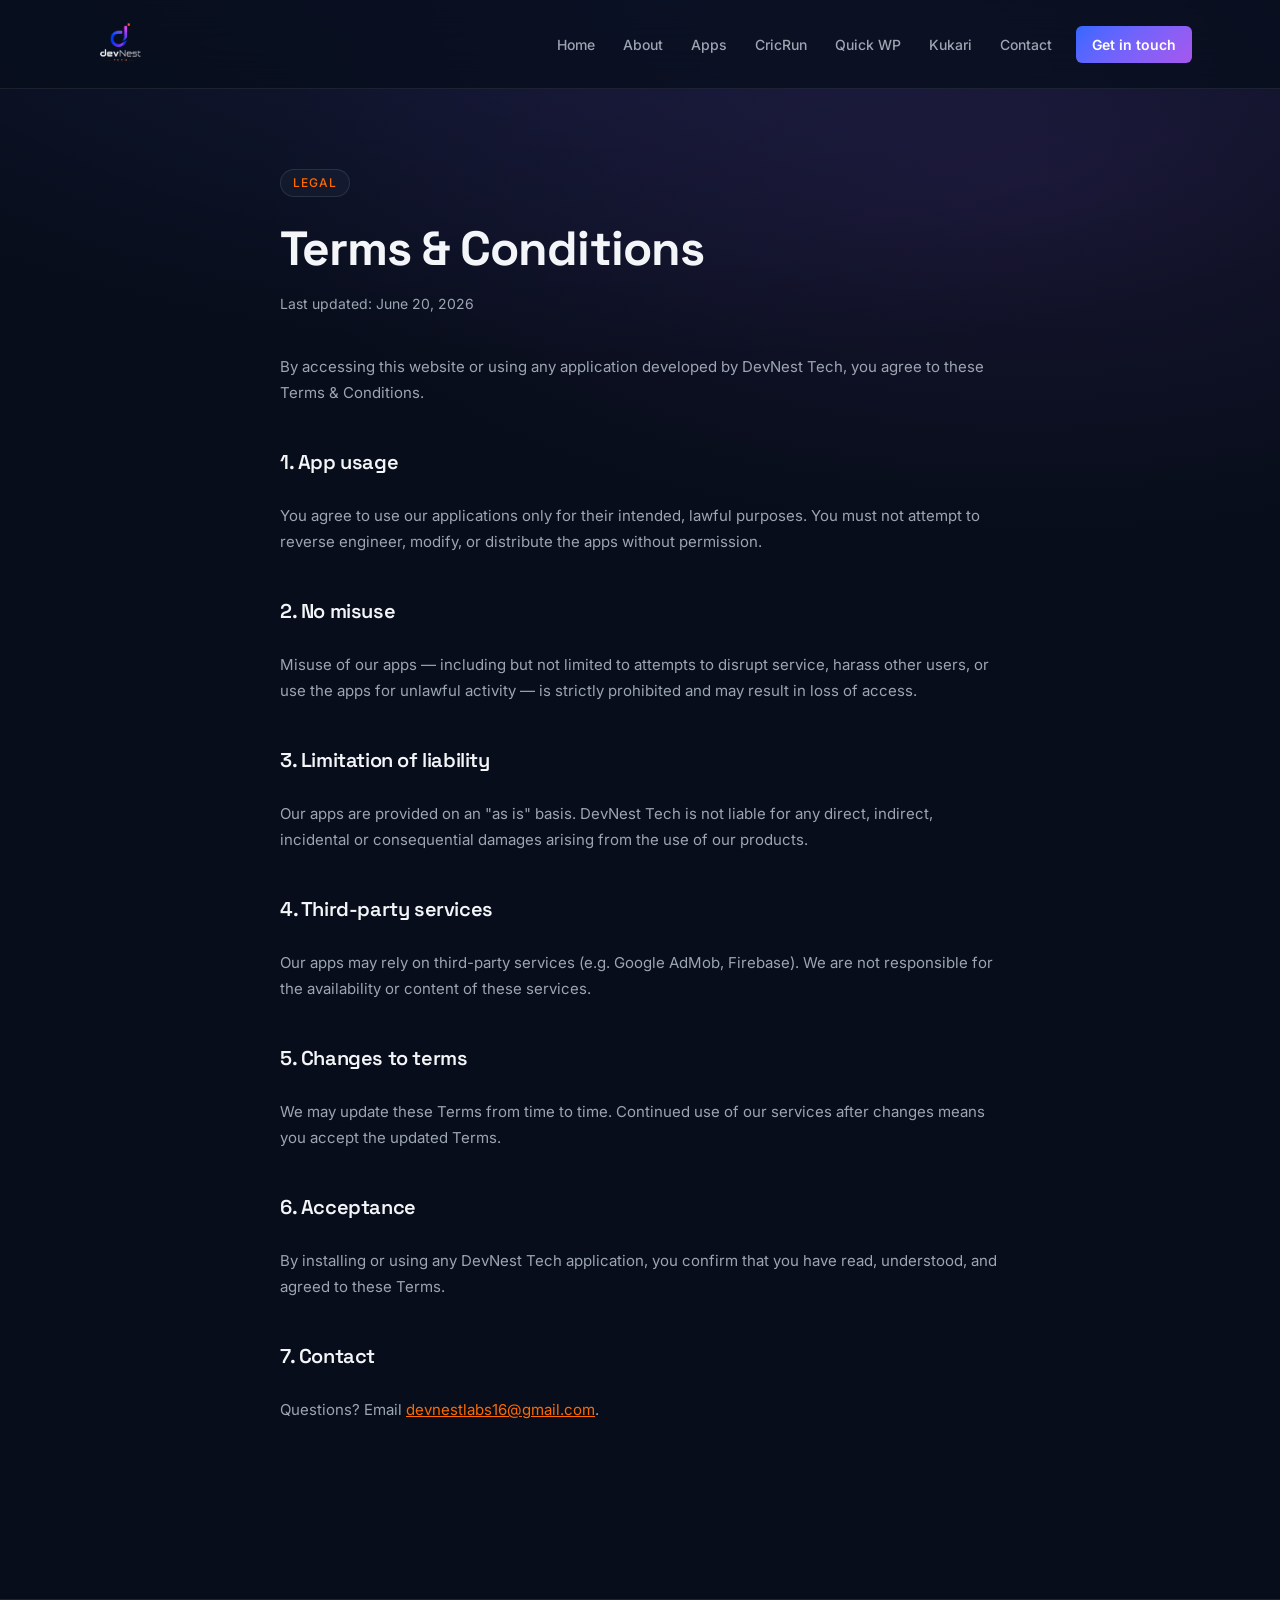
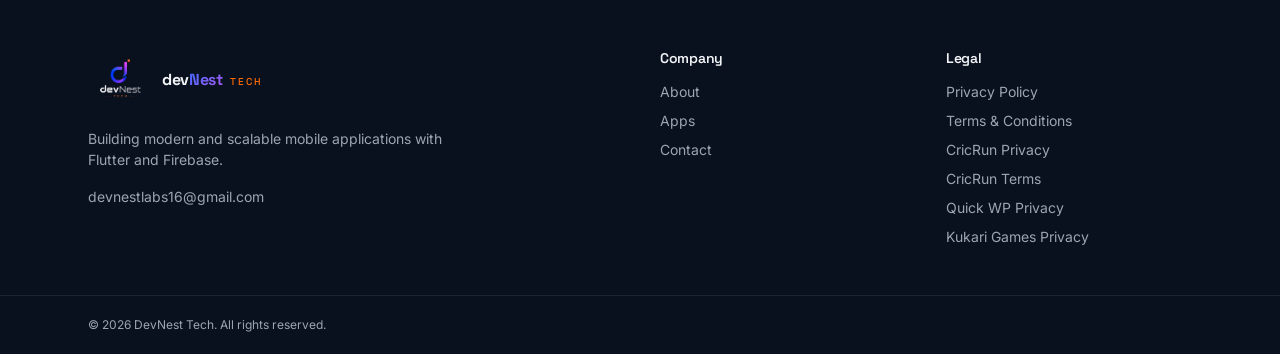
<file: terms.html>
<!doctype html>
<html lang="en">

<head>
  <meta charset="utf-8" />
  <meta name="viewport" content="width=device-width, initial-scale=1" />
  <title>Terms &amp; Conditions — DevNest Tech</title>
  <meta name="description" content="Terms and conditions for using DevNest Tech's website and applications." />
  <meta name="author" content="DevNest Tech" />
  <meta property="og:site_name" content="DevNest Tech" />
  <meta property="og:type" content="website" />
  <meta property="og:title" content="Terms &amp; Conditions — DevNest Tech" />
  <meta property="og:description" content="Terms of use for DevNest Tech services." />
  <meta property="og:url" content="/terms" />
  <meta name="twitter:card" content="summary" />
  <link rel="canonical" href="/terms" />
  <link rel="stylesheet" href="css/style.css" />
</head>

<body>

  <div class="page-shell">
    <!-- ===== Header ===== -->
    <header class="site-header">
      <div class="site-header__inner">
        <a href="index.html" class="brand">
          <img src="images/devnest_logo.png" alt="DevNest Tech" />

        </a>
        <nav class="nav-desktop">
          <a href="index.html" data-href="/" class="nav-link">Home</a>
          <a href="about.html" data-href="/about" class="nav-link">About</a>
          <a href="apps.html" data-href="/apps" class="nav-link">Apps</a>
          <a href="cricrun-counter.html" data-href="/cricrun-counter" class="nav-link">CricRun</a>
          <a href="quick-wp.html" data-href="/quick-wp" class="nav-link">Quick WP</a>
          <a href="kukari-games.html" data-href="/kukari-games" class="nav-link">Kukari</a>
          <a href="contact.html" data-href="/contact" class="nav-link">Contact</a>
          <a href="contact.html" class="nav-cta">Get in touch</a>
        </nav>
        <button class="nav-toggle" aria-label="Toggle menu">
          <svg class="icon-lg icon-menu" viewBox="0 0 24 24" fill="none" stroke="currentColor" stroke-width="2"
            stroke-linecap="round" stroke-linejoin="round">
            <line x1="4" y1="12" x2="20" y2="12" />
            <line x1="4" y1="6" x2="20" y2="6" />
            <line x1="4" y1="18" x2="20" y2="18" />
          </svg>
          <svg class="icon-lg icon-close" style="display:none" viewBox="0 0 24 24" fill="none" stroke="currentColor"
            stroke-width="2" stroke-linecap="round" stroke-linejoin="round">
            <line x1="18" y1="6" x2="6" y2="18" />
            <line x1="6" y1="6" x2="18" y2="18" />
          </svg>
        </button>
      </div>
      <div class="nav-mobile">
        <nav class="nav-mobile__inner">
          <a href="index.html" data-href="/" class="nav-link">Home</a>
          <a href="about.html" data-href="/about" class="nav-link">About</a>
          <a href="apps.html" data-href="/apps" class="nav-link">Apps</a>
          <a href="cricrun-counter.html" data-href="/cricrun-counter" class="nav-link">CricRun</a>
          <a href="quick-wp.html" data-href="/quick-wp" class="nav-link">Quick WP</a>
          <a href="kukari-games.html" data-href="/kukari-games" class="nav-link">Kukari</a>
          <a href="contact.html" data-href="/contact" class="nav-link">Contact</a>
        </nav>
      </div>
    </header>

    <main>
      <div class="legal-page">
        <span class="eyebrow">Legal</span>
        <h1>Terms &amp; Conditions</h1>
        <p class="legal-page__updated">Last updated: June 20, 2026</p>

        <div class="legal-page__body">
          <p>By accessing this website or using any application developed by DevNest Tech, you agree to these Terms
            &amp; Conditions.</p>

          <h2>1. App usage</h2>
          <p>You agree to use our applications only for their intended, lawful purposes. You must not attempt to reverse
            engineer, modify, or distribute the apps without permission.</p>

          <h2>2. No misuse</h2>
          <p>Misuse of our apps — including but not limited to attempts to disrupt service, harass other users, or use
            the apps for unlawful activity — is strictly prohibited and may result in loss of access.</p>

          <h2>3. Limitation of liability</h2>
          <p>Our apps are provided on an "as is" basis. DevNest Tech is not liable for any direct, indirect, incidental
            or consequential damages arising from the use of our products.</p>

          <h2>4. Third-party services</h2>
          <p>Our apps may rely on third-party services (e.g. Google AdMob, Firebase). We are not responsible for the
            availability or content of these services.</p>

          <h2>5. Changes to terms</h2>
          <p>We may update these Terms from time to time. Continued use of our services after changes means you accept
            the updated Terms.</p>

          <h2>6. Acceptance</h2>
          <p>By installing or using any DevNest Tech application, you confirm that you have read, understood, and agreed
            to these Terms.</p>

          <h2>7. Contact</h2>
          <p>Questions? Email <a href="mailto:devnestlabs16@gmail.com">devnestlabs16@gmail.com</a>.</p>
        </div>
      </div>
    </main>

    <!-- ===== Footer ===== -->
    <footer class="site-footer">
      <div class="site-footer__grid">
        <div class="footer-brand">
          <a href="index.html" class="brand">
            <img src="images/devnest_logo.png" alt="DevNest Tech" />
            <div class="brand__text">
              <span class="brand__name">dev<span class="text-gradient-brand">Nest</span> <span class="brand__tag"
                  style="margin-left:.25rem">Tech</span></span>
            </div>
          </a>
          <p>Building modern and scalable mobile applications with Flutter and Firebase.</p>
          <p><a href="mailto:devnestlabs16@gmail.com">devnestlabs16@gmail.com</a></p>
        </div>
        <div class="footer-col">
          <h4>Company</h4>
          <ul>
            <li><a href="about.html">About</a></li>
            <li><a href="apps.html">Apps</a></li>
            <li><a href="contact.html">Contact</a></li>
          </ul>
        </div>
        <div class="footer-col">
          <h4>Legal</h4>
          <ul>
            <li><a href="privacy.html">Privacy Policy</a></li>
            <li><a href="terms.html">Terms &amp; Conditions</a></li>
            <li><a href="cricrun-counter-privacy.html">CricRun Privacy</a></li>
            <li><a href="cricrun-counter-terms.html">CricRun Terms</a></li>
            <li><a href="quick-wp-privacy.html">Quick WP Privacy</a></li>
            <li><a href="kukari-games-privacy.html">Kukari Games Privacy</a></li>
          </ul>
        </div>
      </div>
      <div class="site-footer__bottom">
        <div class="site-footer__bottom-inner">
          <span id="footer-year">© 2026 DevNest Tech. All rights reserved.</span>
        </div>
      </div>
    </footer>
  </div>

  <script src="js/main.js"></script>
  <script>
    document.getElementById("footer-year").textContent = "© " + new Date().getFullYear() + " DevNest Tech. All rights reserved.";
  </script>
</body>

</html>
</file>
<file: css/style.css>
/* ==========================================================================
   DevNest Tech — Static site styles
   Converted from a Tailwind v4 + shadcn/ui React project.
   All design tokens (colors, gradients, shadows, radius) preserved exactly.
   ========================================================================== */

@import url("https://fonts.googleapis.com/css2?family=Inter:wght@400;500;600;700&family=Space+Grotesk:wght@500;600;700&display=swap");

:root {
  --radius: 0.75rem;
  --radius-sm: calc(var(--radius) - 4px);
  --radius-md: calc(var(--radius) - 2px);
  --radius-lg: var(--radius);
  --radius-xl: calc(var(--radius) + 4px);

  /* Dark theme only — premium look */
  --background: oklch(0.16 0.03 265);
  --foreground: oklch(0.97 0.005 250);
  --card: oklch(0.21 0.035 265);
  --card-foreground: oklch(0.97 0.005 250);
  --popover: oklch(0.21 0.035 265);
  --popover-foreground: oklch(0.97 0.005 250);
  --primary: oklch(0.62 0.22 280);
  --primary-foreground: oklch(0.99 0 0);
  --secondary: oklch(0.27 0.04 265);
  --secondary-foreground: oklch(0.97 0.005 250);
  --muted: oklch(0.24 0.035 265);
  --muted-foreground: oklch(0.72 0.02 260);
  --accent: oklch(0.7 0.19 45);
  --accent-foreground: oklch(0.15 0.02 265);
  --destructive: oklch(0.65 0.22 25);
  --destructive-foreground: oklch(0.99 0 0);
  --border: oklch(1 0 0 / 10%);
  --input: oklch(1 0 0 / 12%);
  --ring: oklch(0.62 0.22 280);

  --brand-blue: oklch(0.58 0.24 265);
  --brand-purple: oklch(0.62 0.22 305);
  --brand-orange: oklch(0.7 0.2 45);

  --gradient-brand: linear-gradient(135deg, oklch(0.58 0.24 265), oklch(0.62 0.22 305));
  --gradient-hero: radial-gradient(ellipse at top, oklch(0.62 0.22 280 / 0.25), transparent 60%);
  --shadow-glow: 0 20px 60px -20px oklch(0.62 0.22 280 / 0.5);
  --shadow-card: 0 8px 30px -10px oklch(0 0 0 / 0.5);

  --font-display: "Space Grotesk", system-ui, sans-serif;
  --font-sans: "Inter", system-ui, sans-serif;
}

/* ---------- Reset / base ---------- */
* {
  box-sizing: border-box;
  border-color: var(--border);
}

html {
  scroll-behavior: smooth;
}

body {
  margin: 0;
  min-height: 100vh;
  background-color: var(--background);
  color: var(--foreground);
  font-family: var(--font-sans);
  -webkit-font-smoothing: antialiased;
  background-image:
    radial-gradient(ellipse 80% 50% at 50% -10%, oklch(0.62 0.22 280 / 0.15), transparent),
    radial-gradient(ellipse 60% 40% at 80% 20%, oklch(0.62 0.22 305 / 0.1), transparent);
  background-attachment: fixed;
  line-height: 1.5;
}

h1,
h2,
h3,
h4 {
  font-family: var(--font-display);
  letter-spacing: -0.02em;
  margin: 0;
}

p {
  margin: 0;
}

a {
  color: inherit;
  text-decoration: none;
}

ul,
li {
  margin: 0;
  padding: 0;
  list-style: none;
}

img {
  display: block;
  max-width: 100%;
}

button {
  font-family: inherit;
  cursor: pointer;
}

input,
textarea {
  font-family: inherit;
}

/* ---------- Utility classes ---------- */
.text-gradient-brand {
  background: var(--gradient-brand);
  -webkit-background-clip: text;
  background-clip: text;
  color: transparent;
}

.bg-gradient-brand {
  background: var(--gradient-brand);
}

.shadow-glow {
  box-shadow: var(--shadow-glow);
}

.shadow-card {
  box-shadow: var(--shadow-card);
}

.container {
  margin-left: auto;
  margin-right: auto;
  max-width: 72rem;
  /* 6xl */
  padding-left: 1rem;
  padding-right: 1rem;
}

@media (min-width: 640px) {
  .container {
    padding-left: 1.5rem;
    padding-right: 1.5rem;
  }
}

.eyebrow {
  display: inline-block;
  border-radius: 9999px;
  border: 1px solid var(--border);
  background-color: oklch(0.27 0.04 265 / 0.4);
  padding: 0.25rem 0.75rem;
  font-size: 0.75rem;
  font-weight: 500;
  text-transform: uppercase;
  letter-spacing: 0.08em;
  color: var(--brand-orange);
}

.btn {
  display: inline-flex;
  align-items: center;
  justify-content: center;
  gap: 0.5rem;
  border-radius: 0.5rem;
  padding: 0.75rem 1.25rem;
  font-size: 0.875rem;
  font-weight: 600;
  border: none;
  transition: transform 0.2s ease, background-color 0.2s ease;
  white-space: nowrap;
}

.btn-primary {
  background: var(--gradient-brand);
  color: white;
  box-shadow: var(--shadow-glow);
}

.btn-primary:hover {
  transform: scale(1.03);
}

.btn-secondary {
  border: 1px solid var(--border);
  background-color: oklch(0.27 0.04 265 / 0.4);
  color: var(--foreground);
}

.btn-secondary:hover {
  background-color: var(--secondary);
}

.icon {
  width: 1rem;
  height: 1rem;
  flex-shrink: 0;
  display: inline-block;
  vertical-align: middle;
}

.icon-sm {
  width: 0.875rem;
  height: 0.875rem;
}

.icon-lg {
  width: 1.5rem;
  height: 1.5rem;
}

.check-item {
  display: flex;
  align-items: center;
  gap: 0.5rem;
}

.check-item .icon {
  color: var(--brand-orange);
}

/* ==========================================================================
   Header / Nav
   ========================================================================== */
.site-header {
  position: sticky;
  top: 0;
  z-index: 50;
  border-bottom: 1px solid oklch(1 0 0 / 8%);
  background-color: oklch(0.16 0.03 265 / 0.7);
  backdrop-filter: blur(20px);
}

.site-header__inner {
  margin: 0 auto;
  max-width: 72rem;
  display: flex;
  align-items: center;
  justify-content: space-between;
  padding: 0.75rem 1rem;
}

@media (min-width: 640px) {
  .site-header__inner {
    padding: 0.75rem 1.5rem;
  }
}

.brand {
  display: flex;
  align-items: center;
  gap: 0.625rem;
}

.brand img {
  height: 4rem;
  width: 4rem;
  object-fit: contain;
}

.brand__text {
  display: flex;
  flex-direction: column;
  line-height: 1;
}

.brand__name {
  font-family: var(--font-display);
  font-size: 1rem;
  font-weight: 700;
  letter-spacing: -0.02em;
}

.brand__tag {
  font-size: 0.625rem;
  font-weight: 500;
  text-transform: uppercase;
  letter-spacing: 0.2em;
  color: var(--brand-orange);
}

.nav-desktop {
  display: none;
  align-items: center;
  gap: 0.25rem;
}

@media (min-width: 768px) {
  .nav-desktop {
    display: flex;
  }
}

.nav-link {
  border-radius: 0.375rem;
  padding: 0.5rem 0.75rem;
  font-size: 0.875rem;
  font-weight: 500;
  color: var(--muted-foreground);
  transition: background-color 0.2s ease, color 0.2s ease;
}

.nav-link:hover {
  background-color: var(--secondary);
  color: var(--foreground);
}

.nav-link.is-active {
  background-color: var(--secondary);
  color: var(--foreground);
}

.nav-cta {
  margin-left: 0.5rem;
  border-radius: 0.375rem;
  background: var(--gradient-brand);
  padding: 0.5rem 1rem;
  font-size: 0.875rem;
  font-weight: 600;
  color: white;
  box-shadow: var(--shadow-glow);
  transition: transform 0.2s ease;
}

.nav-cta:hover {
  transform: scale(1.03);
}

.nav-toggle {
  display: inline-flex;
  border-radius: 0.375rem;
  padding: 0.5rem;
  background: transparent;
  border: none;
  color: var(--foreground);
}

@media (min-width: 768px) {
  .nav-toggle {
    display: none;
  }
}

.nav-mobile {
  display: none;
  border-top: 1px solid oklch(1 0 0 / 8%);
}

.nav-mobile.is-open {
  display: block;
}

@media (min-width: 768px) {
  .nav-mobile {
    display: none !important;
  }
}

.nav-mobile__inner {
  margin: 0 auto;
  max-width: 72rem;
  display: flex;
  flex-direction: column;
  padding: 0.75rem 1rem;
}

@media (min-width: 640px) {
  .nav-mobile__inner {
    padding: 0.75rem 1.5rem;
  }
}

.nav-mobile .nav-link {
  padding: 0.625rem 0.75rem;
}

/* ==========================================================================
   Hero / generic sections
   ========================================================================== */
.hero {
  position: relative;
  overflow: hidden;
}

.hero__bg {
  pointer-events: none;
  position: absolute;
  inset: 0;
  z-index: -1;
  background: var(--gradient-hero);
}

.hero__inner {
  margin: 0 auto;
  max-width: 72rem;
  padding: 5rem 1rem 6rem;
}

@media (min-width: 640px) {
  .hero__inner {
    padding: 7rem 1.5rem 8rem;
  }
}

.hero__grid {
  display: grid;
  align-items: center;
  gap: 3rem;
}

@media (min-width: 768px) {
  .hero__grid {
    grid-template-columns: 1.1fr 0.9fr;
  }
}

.hero h1 {
  margin-top: 1.25rem;
  font-size: 2.25rem;
  font-weight: 700;
  line-height: 1.05;
  letter-spacing: -0.02em;
}

@media (min-width: 640px) {
  .hero h1 {
    font-size: 3.75rem;
  }
}

.hero p.lede {
  margin-top: 1.25rem;
  max-width: 36rem;
  color: var(--muted-foreground);
  font-size: 1rem;
}

@media (min-width: 640px) {
  .hero p.lede {
    font-size: 1.125rem;
  }
}

.hero__actions {
  margin-top: 2rem;
  display: flex;
  flex-wrap: wrap;
  gap: 0.75rem;
}

.hero__checks {
  margin-top: 2.5rem;
  display: flex;
  flex-wrap: wrap;
  gap: 1.5rem;
  font-size: 0.875rem;
  color: var(--muted-foreground);
}

.hero__art {
  position: relative;
  margin: 0 auto;
  width: 100%;
  max-width: 24rem;
}

.hero__art-glow {
  position: absolute;
  inset: 0;
  z-index: -1;
  border-radius: 2rem;
  background: var(--gradient-brand);
  filter: blur(64px);
  opacity: 0.3;
}

.hero__art-card {
  border-radius: 2rem;
  border: 1px solid var(--border);
  background-color: oklch(0.21 0.035 265 / 0.6);
  padding: 2.5rem;
  backdrop-filter: blur(12px);
  box-shadow: var(--shadow-card);
}

.hero__art-card img {
  margin: 0 auto;
  height: 14rem;
  width: 14rem;
  object-fit: contain;
}

/* Section */
.section {
  margin: 0 auto;
  max-width: 72rem;
  padding: 4rem 1rem;
}

@media (min-width: 640px) {
  .section {
    padding: 5rem 1.5rem;
  }
}

.section__head {
  margin-bottom: 2.5rem;
  max-width: 36rem;
}

.section__title {
  margin-top: 1rem;
  font-size: 1.875rem;
  font-weight: 700;
  letter-spacing: -0.02em;
}

@media (min-width: 640px) {
  .section__title {
    font-size: 2.25rem;
  }
}

.section__desc {
  margin-top: 0.75rem;
  color: var(--muted-foreground);
}

/* Grids */
.grid-cards {
  display: grid;
  gap: 1.25rem;
}

.grid-cards.cols-2 {
  grid-template-columns: 1fr;
}

.grid-cards.cols-3 {
  grid-template-columns: 1fr;
}

@media (min-width: 640px) {

  .grid-cards.cols-2,
  .grid-cards.cols-3 {
    grid-template-columns: repeat(2, 1fr);
  }
}

@media (min-width: 1024px) {
  .grid-cards.cols-3 {
    grid-template-columns: repeat(3, 1fr);
  }
}

/* Card */
.card {
  border-radius: 1rem;
  border: 1px solid var(--border);
  background-color: oklch(0.21 0.035 265 / 0.6);
  padding: 1.5rem;
  transition: border-color 0.2s ease;
}

.card:hover {
  border-color: oklch(0.62 0.22 305 / 0.5);
}

.card__icon {
  display: inline-flex;
  height: 2.75rem;
  width: 2.75rem;
  align-items: center;
  justify-content: center;
  border-radius: 0.75rem;
  background: var(--gradient-brand);
  color: white;
}

.card__title {
  margin-top: 1rem;
  font-size: 1.125rem;
  font-weight: 600;
}

.card__desc {
  margin-top: 0.5rem;
  font-size: 0.875rem;
  color: var(--muted-foreground);
}

/* Featured app section (home) */
.feature-panel {
  display: grid;
  align-items: center;
  gap: 2rem;
  border-radius: 1.5rem;
  border: 1px solid var(--border);
  background-color: oklch(0.21 0.035 265 / 0.6);
  padding: 2rem;
}

@media (min-width: 640px) {
  .feature-panel {
    padding: 3rem;
  }
}

@media (min-width: 768px) {
  .feature-panel {
    grid-template-columns: 1.1fr 0.9fr;
  }
}

.badge-pill {
  display: inline-flex;
  align-items: center;
  gap: 0.5rem;
  border-radius: 9999px;
  background-color: oklch(0.7 0.2 45 / 0.15);
  padding: 0.25rem 0.75rem;
  font-size: 0.75rem;
  font-weight: 600;
  color: var(--brand-orange);
}

.feature-panel h3 {
  margin-top: 1rem;
  font-size: 1.5rem;
  font-weight: 700;
}

@media (min-width: 640px) {
  .feature-panel h3 {
    font-size: 1.875rem;
  }
}

.feature-panel p.desc {
  margin-top: 0.75rem;
  color: var(--muted-foreground);
}

.feature-panel ul {
  margin-top: 1.25rem;
  display: flex;
  flex-direction: column;
  gap: 0.5rem;
  font-size: 0.875rem;
  color: var(--muted-foreground);
}

.feature-panel .btn {
  margin-top: 1.5rem;
}

.phone-mock {
  position: relative;
  margin: 0 auto;
  aspect-ratio: 9 / 16;
  width: 100%;
  max-width: 16.25rem;
  overflow: hidden;
  border-radius: 2rem;
  border: 1px solid var(--border);
  background-color: var(--background);
}

.phone-mock__tint {
  position: absolute;
  inset: 0;
  background: var(--gradient-brand);
  opacity: 0.1;
}

.phone-mock__content {
  position: relative;
  display: flex;
  height: 100%;
  flex-direction: column;
  align-items: center;
  justify-content: center;
  gap: 0.75rem;
  padding: 1.5rem;
  text-align: center;
}

.phone-mock__title {
  font-family: var(--font-display);
  font-size: 1.25rem;
  font-weight: 700;
}

.phone-mock__sub {
  font-size: 0.75rem;
  text-transform: uppercase;
  letter-spacing: 0.3em;
  color: var(--muted-foreground);
}

.phone-mock__stats {
  margin-top: 1rem;
  display: grid;
  width: 100%;
  grid-template-columns: repeat(2, 1fr);
  gap: 0.5rem;
  text-align: left;
}

.stat-box {
  border-radius: 0.5rem;
  background-color: oklch(0.27 0.04 265 / 0.6);
  padding: 0.5rem;
}

.stat-box.span-2 {
  grid-column: span 2 / span 2;
}

.stat-box__label {
  font-size: 0.625rem;
  text-transform: uppercase;
  color: var(--muted-foreground);
}

.stat-box__value {
  font-size: 1.125rem;
  font-weight: 700;
}

/* Testimonials */
.testimonial {
  border-radius: 1rem;
  border: 1px solid var(--border);
  background-color: oklch(0.21 0.035 265 / 0.6);
  padding: 1.5rem;
}

.testimonial blockquote {
  color: var(--foreground);
}

.testimonial figcaption {
  margin-top: 1rem;
  font-size: 0.875rem;
  color: var(--muted-foreground);
}

/* CTA banner */
.cta-banner {
  overflow: hidden;
  border-radius: 1.5rem;
  border: 1px solid var(--border);
  background: var(--gradient-brand);
  padding: 2.5rem;
  text-align: center;
  box-shadow: var(--shadow-glow);
}

@media (min-width: 640px) {
  .cta-banner {
    padding: 3.5rem;
  }
}

.cta-banner h2 {
  font-size: 1.875rem;
  font-weight: 700;
  color: white;
}

@media (min-width: 640px) {
  .cta-banner h2 {
    font-size: 2.25rem;
  }
}

.cta-banner p {
  margin: 0.75rem auto 0;
  max-width: 36rem;
  color: oklch(1 0 0 / 0.85);
}

.cta-banner .btn {
  margin-top: 1.5rem;
  background-color: var(--background);
  color: var(--foreground);
  box-shadow: none;
}

.cta-banner .btn:hover {
  background-color: var(--card);
}

/* ==========================================================================
   Apps grid page
   ========================================================================== */
.app-card {
  position: relative;
  overflow: hidden;
  display: block;
  border-radius: 1rem;
  border: 1px solid var(--border);
  background-color: oklch(0.21 0.035 265 / 0.6);
  padding: 1.5rem;
  transition: border-color 0.2s ease;
}

.app-card:hover {
  border-color: oklch(0.62 0.22 305 / 0.6);
}

.app-card:hover .app-card__arrow {
  transform: translateX(0.25rem);
}

.app-card__glow {
  position: absolute;
  right: -3rem;
  top: -3rem;
  height: 10rem;
  width: 10rem;
  border-radius: 9999px;
  background: var(--gradient-brand);
  opacity: 0.2;
  filter: blur(40px);
}

.app-card__top {
  position: relative;
  display: flex;
  align-items: center;
  justify-content: space-between;
}

.app-card__arrow {
  color: var(--muted-foreground);
  transition: transform 0.2s ease;
}

.app-card h3 {
  position: relative;
  margin-top: 1.25rem;
  font-size: 1.5rem;
  font-weight: 700;
}

.app-card p {
  position: relative;
  margin-top: 0.5rem;
  font-size: 0.875rem;
  color: var(--muted-foreground);
}

.app-card--soon {
  display: flex;
  flex-direction: column;
  justify-content: center;
  border-radius: 1rem;
  border: 1px dashed var(--border);
  background-color: oklch(0.21 0.035 265 / 0.3);
  padding: 1.5rem;
  text-align: center;
}

.app-card--soon p:first-child {
  font-size: 0.875rem;
  font-weight: 600;
  color: var(--foreground);
}

.app-card--soon p:last-child {
  margin-top: 0.25rem;
  font-size: 0.875rem;
  color: var(--muted-foreground);
}

/* ==========================================================================
   About page
   ========================================================================== */
.about-card svg {
  color: var(--brand-orange);
}

.about-card h3 {
  margin-top: 0.75rem;
  font-size: 1.125rem;
  font-weight: 600;
}

.about-card p {
  margin-top: 0.5rem;
  font-size: 0.875rem;
  color: var(--muted-foreground);
}

.link-brand {
  color: var(--brand-orange);
  text-decoration: underline;
}

/* ==========================================================================
   Contact page
   ========================================================================== */
.contact-hero {
  margin: 0 auto;
  max-width: 72rem;
  padding: 4rem 1rem;
}

@media (min-width: 640px) {
  .contact-hero {
    padding: 5rem 1.5rem;
  }
}

.contact-hero__copy {
  max-width: 36rem;
}

.contact-hero h1 {
  margin-top: 1rem;
  font-size: 2.25rem;
  font-weight: 700;
}

@media (min-width: 640px) {
  .contact-hero h1 {
    font-size: 3rem;
  }
}

.contact-hero p {
  margin-top: 0.75rem;
  color: var(--muted-foreground);
}

.contact-grid {
  margin-top: 2.5rem;
  display: grid;
  gap: 2rem;
}

@media (min-width: 768px) {
  .contact-grid {
    grid-template-columns: 1fr 1.2fr;
  }
}

.contact-cards {
  display: flex;
  flex-direction: column;
  gap: 1rem;
}

.contact-card {
  display: flex;
  gap: 1rem;
  border-radius: 1rem;
  border: 1px solid var(--border);
  background-color: oklch(0.21 0.035 265 / 0.6);
  padding: 1.25rem;
  transition: border-color 0.2s ease;
}

.contact-card:hover {
  border-color: oklch(0.62 0.22 305 / 0.5);
}

.contact-card svg {
  flex-shrink: 0;
  color: var(--brand-orange);
}

.contact-card__label {
  font-size: 0.75rem;
  text-transform: uppercase;
  letter-spacing: 0.05em;
  color: var(--muted-foreground);
}

.contact-card__value {
  font-size: 0.875rem;
  font-weight: 500;
  overflow: hidden;
  text-overflow: ellipsis;
  white-space: nowrap;
}

.contact-form {
  border-radius: 1rem;
  border: 1px solid var(--border);
  background-color: oklch(0.21 0.035 265 / 0.6);
  padding: 1.5rem;
}

@media (min-width: 640px) {
  .contact-form {
    padding: 2rem;
  }
}

.form-stack {
  display: flex;
  flex-direction: column;
  gap: 1rem;
}

.form-field label {
  font-size: 0.875rem;
  font-weight: 500;
}

.form-field input,
.form-field textarea {
  margin-top: 0.375rem;
  width: 100%;
  border-radius: 0.5rem;
  border: 1px solid var(--border);
  background-color: oklch(0.16 0.03 265 / 0.6);
  padding: 0.625rem 0.75rem;
  font-size: 0.875rem;
  color: var(--foreground);
  outline: none;
}

.form-field input::placeholder,
.form-field textarea::placeholder {
  color: oklch(0.72 0.02 260 / 0.6);
}

.form-field input:focus,
.form-field textarea:focus {
  border-color: var(--brand-purple);
  box-shadow: 0 0 0 2px oklch(0.62 0.22 305 / 0.3);
}

.form-submit {
  width: 100%;
}

.form-status {
  text-align: center;
  font-size: 0.875rem;
  color: var(--muted-foreground);
}

/* ==========================================================================
   CricRun Counter page
   ========================================================================== */
.cricrun-hero__inner {
  padding-bottom: 3rem;
}

@media (min-width: 640px) {
  .cricrun-hero__inner {
    padding-top: 6rem;
  }
}

.cricrun-hero__grid {
  display: grid;
  align-items: center;
  gap: 2.5rem;
}

@media (min-width: 768px) {
  .cricrun-hero__grid {
    grid-template-columns: 1.1fr 0.9fr;
  }
}

.cricrun-hero h1 {
  margin-top: 1.25rem;
  font-size: 2.25rem;
  font-weight: 700;
  line-height: 1.1;
}

@media (min-width: 640px) {
  .cricrun-hero h1 {
    font-size: 3.75rem;
  }
}

.cricrun-phone {
  position: relative;
  margin: 0 auto;
  aspect-ratio: 9 / 16;
  width: 100%;
  max-width: 17.5rem;
  overflow: hidden;
  border-radius: 2rem;
  border: 1px solid var(--border);
  background-color: var(--background);
  box-shadow: var(--shadow-card);
}

.cricrun-phone__tint {
  position: absolute;
  inset: 0;
  background: var(--gradient-brand);
  opacity: 0.1;
}

.cricrun-phone__content {
  position: relative;
  display: flex;
  height: 100%;
  flex-direction: column;
  gap: 0.75rem;
  padding: 1.25rem;
}

.cricrun-phone__title {
  text-align: center;
  font-family: var(--font-display);
  font-size: 1.25rem;
  font-weight: 700;
}

.cricrun-phone__stats {
  display: grid;
  grid-template-columns: repeat(2, 1fr);
  gap: 0.5rem;
}

.cricrun-phone__pad {
  margin-top: auto;
  display: grid;
  grid-template-columns: repeat(3, 1fr);
  gap: 0.5rem;
  font-size: 0.75rem;
  font-weight: 700;
}

.pad-btn {
  border-radius: 0.5rem;
  background-color: oklch(0.27 0.04 265 / 0.6);
  padding: 0.75rem 0;
  text-align: center;
}

.preview-img-wrap {
  display: flex;
  justify-content: center;
}

.preview-img {
  width: 100%;
  max-width: 20rem;
  border-radius: 1rem;
  border: 1px solid var(--border);
  box-shadow: var(--shadow-card);
}

/* ==========================================================================
   Screenshot gallery (real app screenshots in device frames)
   ========================================================================== */
.screenshot-gallery {
  display: flex;
  flex-wrap: wrap;
  justify-content: center;
  align-items: flex-end;
  gap: 2rem 2.5rem;
}

.screenshot-item {
  display: flex;
  flex-direction: column;
  align-items: center;
  gap: 1.25rem;
  width: 100%;
  max-width: 15.5rem;
}

@media (min-width: 640px) {
  .screenshot-item:first-child {
    margin-bottom: 2rem;
  }
}

.screenshot-frame {
  position: relative;
  width: 100%;
  aspect-ratio: 9 / 19.5;
  border-radius: 2.25rem;
  padding: 0.55rem;
  background: linear-gradient(160deg, oklch(0.32 0.05 265), oklch(0.16 0.03 265));
  border: 1px solid var(--border);
  box-shadow: var(--shadow-card);
  transition: transform 0.25s ease;
}

.screenshot-frame:hover {
  transform: translateY(-0.375rem);
}

.screenshot-frame__notch {
  position: absolute;
  top: 0.55rem;
  left: 50%;
  transform: translateX(-50%);
  width: 34%;
  height: 1.1rem;
  border-radius: 0 0 0.9rem 0.9rem;
  background: oklch(0.13 0.02 265);
  z-index: 2;
}

.screenshot-frame__screen {
  position: relative;
  height: 100%;
  width: 100%;
  overflow: hidden;
  border-radius: 1.75rem;
  border: 1px solid oklch(0.4 0.02 265 / 0.4);
  background-color: var(--background);
}

.screenshot-frame__screen img {
  display: block;
  width: 100%;
  height: 100%;
  object-fit: cover;
  object-position: top center;
}

.screenshot-caption {
  text-align: center;
}

.screenshot-caption__title {
  font-size: 0.9375rem;
  font-weight: 600;
}

.screenshot-caption__desc {
  margin-top: 0.15rem;
  font-size: 0.8125rem;
  color: var(--muted-foreground);
}

.app-card__shots {
  position: relative;
  margin-top: 1.25rem;
  display: flex;
  gap: 0.5rem;
}

.app-card__shots img {
  height: 6.5rem;
  width: auto;
  flex: 1;
  border-radius: 0.625rem;
  border: 1px solid var(--border);
  object-fit: cover;
  object-position: top center;
}

.legal-panel {
  border-radius: 1.5rem;
  border: 1px solid var(--border);
  background-color: oklch(0.21 0.035 265 / 0.6);
  padding: 2rem;
}

@media (min-width: 640px) {
  .legal-panel {
    padding: 2.5rem;
  }
}

.legal-panel h3 {
  font-size: 1.5rem;
  font-weight: 700;
}

.legal-panel>p {
  margin-top: 0.5rem;
  font-size: 0.875rem;
  color: var(--muted-foreground);
}

.legal-panel__links {
  margin-top: 1.25rem;
  display: flex;
  flex-wrap: wrap;
  gap: 0.75rem;
}

.legal-panel__links a {
  border-radius: 0.5rem;
  border: 1px solid var(--border);
  background-color: oklch(0.27 0.04 265 / 0.4);
  padding: 0.5rem 1rem;
  font-size: 0.875rem;
  font-weight: 600;
  transition: background-color 0.2s ease;
}

.legal-panel__links a:hover {
  background-color: var(--secondary);
}

.legal-panel ul {
  margin-top: 1.5rem;
  display: flex;
  flex-direction: column;
  gap: 0.5rem;
  font-size: 0.875rem;
  color: var(--muted-foreground);
}

/* ==========================================================================
   Legal pages (Privacy / Terms)
   ========================================================================== */
.legal-page {
  margin: 0 auto;
  max-width: 48rem;
  padding: 4rem 1rem;
}

@media (min-width: 640px) {
  .legal-page {
    padding: 5rem 1.5rem;
  }
}

.legal-page h1 {
  margin-top: 1rem;
  font-size: 2.25rem;
  font-weight: 700;
}

@media (min-width: 640px) {
  .legal-page h1 {
    font-size: 3rem;
  }
}

.legal-page__updated {
  margin-top: 0.5rem;
  font-size: 0.875rem;
  color: var(--muted-foreground);
}

.legal-page__body {
  margin-top: 2.5rem;
  display: flex;
  flex-direction: column;
  gap: 1.5rem;
  font-size: 0.9375rem;
  line-height: 1.7;
  color: var(--muted-foreground);
}

.legal-page__body h2 {
  margin-top: 1rem;
  font-size: 1.25rem;
  font-weight: 600;
  color: var(--foreground);
}

.legal-page__body a {
  color: var(--brand-orange);
  text-decoration: underline;
}

.legal-page__body strong {
  color: var(--foreground);
}

.legal-page__body ul {
  list-style: disc;
  padding-left: 1.5rem;
  display: flex;
  flex-direction: column;
  gap: 0.25rem;
}

.legal-page__body li {
  display: list-item;
}

/* ==========================================================================
   404 page
   ========================================================================== */
.error-page {
  display: flex;
  min-height: 100vh;
  align-items: center;
  justify-content: center;
  padding: 0 1rem;
}

.error-page__inner {
  max-width: 28rem;
  text-align: center;
}

.error-page__inner h1 {
  font-size: 4.5rem;
  font-weight: 700;
}

.error-page__inner h2 {
  margin-top: 1rem;
  font-size: 1.25rem;
  font-weight: 600;
}

.error-page__inner p {
  margin-top: 0.5rem;
  font-size: 0.875rem;
  color: var(--muted-foreground);
}

.error-page__inner .btn {
  margin-top: 1.5rem;
}

/* ==========================================================================
   Footer
   ========================================================================== */
.site-footer {
  margin-top: 6rem;
  border-top: 1px solid oklch(1 0 0 / 8%);
  background-color: oklch(0.21 0.035 265 / 0.3);
}

.site-footer__grid {
  margin: 0 auto;
  max-width: 72rem;
  display: grid;
  gap: 2.5rem;
  padding: 3rem 1rem;
}

@media (min-width: 640px) {
  .site-footer__grid {
    padding: 3rem 1.5rem;
  }
}

@media (min-width: 768px) {
  .site-footer__grid {
    grid-template-columns: repeat(4, 1fr);
  }
}

.footer-brand {
  grid-column: span 1 / span 1;
}

@media (min-width: 768px) {
  .footer-brand {
    grid-column: span 2 / span 2;
  }
}

.footer-brand .brand {
  margin-bottom: 0;
}

.footer-brand p {
  margin-top: 1rem;
  max-width: 24rem;
  font-size: 0.875rem;
  color: var(--muted-foreground);
}

.footer-brand p a:hover {
  color: var(--foreground);
}

.footer-col h4 {
  font-size: 0.875rem;
  font-weight: 600;
}

.footer-col ul {
  margin-top: 0.75rem;
  display: flex;
  flex-direction: column;
  gap: 0.5rem;
  font-size: 0.875rem;
  color: var(--muted-foreground);
}

.footer-col ul a:hover {
  color: var(--foreground);
}

.site-footer__bottom {
  border-top: 1px solid oklch(1 0 0 / 8%);
}

.site-footer__bottom-inner {
  margin: 0 auto;
  max-width: 72rem;
  padding: 1.25rem 1rem;
  font-size: 0.75rem;
  color: var(--muted-foreground);
}

@media (min-width: 640px) {
  .site-footer__bottom-inner {
    padding: 1.25rem 1.5rem;
  }
}

/* ==========================================================================
   Quick WP page
   ========================================================================== */
.quickwp-hero__inner {
  padding-bottom: 3rem;
}

@media (min-width: 640px) {
  .quickwp-hero__inner {
    padding-top: 6rem;
  }
}

.quickwp-hero__grid {
  display: grid;
  align-items: center;
  gap: 2.5rem;
}

@media (min-width: 768px) {
  .quickwp-hero__grid {
    grid-template-columns: 1.1fr 0.9fr;
  }
}

.quickwp-hero h1 {
  margin-top: 1.25rem;
  font-size: 2.25rem;
  font-weight: 700;
  line-height: 1.1;
}

@media (min-width: 640px) {
  .quickwp-hero h1 {
    font-size: 3.75rem;
  }
}

.quickwp-phone {
  position: relative;
  margin: 0 auto;
  aspect-ratio: 9 / 16;
  width: 100%;
  max-width: 17.5rem;
  overflow: hidden;
  border-radius: 2rem;
  border: 1px solid var(--border);
  background-color: var(--background);
  box-shadow: var(--shadow-card);
}

.quickwp-phone__tint {
  position: absolute;
  inset: 0;
  background: linear-gradient(160deg, oklch(0.64 0.15 165), oklch(0.58 0.19 235));
  opacity: 0.14;
}

.quickwp-phone__content {
  position: relative;
  display: flex;
  height: 100%;
  flex-direction: column;
  align-items: center;
  gap: 1.1rem;
  padding: 2rem 1.25rem 1.5rem;
  text-align: center;
}

.quickwp-phone__icon {
  width: 3.5rem;
  height: 3.5rem;
  border-radius: 1rem;
  overflow: hidden;
  box-shadow: var(--shadow-card);
}

.quickwp-phone__icon img {
  display: block;
  width: 100%;
  height: 100%;
  object-fit: cover;
}

.quickwp-phone__title {
  font-family: var(--font-display);
  font-size: 1.15rem;
  font-weight: 700;
}

.quickwp-phone__sub {
  margin-top: -0.85rem;
  font-size: 0.75rem;
  color: var(--muted-foreground);
}

.quickwp-phone__field {
  width: 100%;
  border-radius: 0.75rem;
  border: 1px solid var(--border);
  background-color: oklch(0.27 0.04 265 / 0.6);
  padding: 0.65rem 0.9rem;
  font-size: 0.8125rem;
  text-align: left;
  color: var(--muted-foreground);
}

.quickwp-phone__chips {
  display: flex;
  flex-wrap: wrap;
  justify-content: center;
  gap: 0.4rem;
}

.quickwp-phone__chip {
  border-radius: 9999px;
  border: 1px solid var(--border);
  background-color: oklch(0.27 0.04 265 / 0.6);
  padding: 0.35rem 0.7rem;
  font-size: 0.6875rem;
  font-weight: 600;
  color: var(--muted-foreground);
}

.quickwp-phone__cta {
  margin-top: auto;
  display: flex;
  width: 100%;
  align-items: center;
  justify-content: center;
  gap: 0.4rem;
  border-radius: 0.75rem;
  background: linear-gradient(135deg, oklch(0.64 0.15 165), oklch(0.56 0.17 175));
  padding: 0.8rem;
  font-size: 0.8125rem;
  font-weight: 700;
  color: white;
}

.step-num {
  display: flex;
  height: 2.25rem;
  width: 2.25rem;
  align-items: center;
  justify-content: center;
  border-radius: 9999px;
  background: var(--gradient-brand);
  font-size: 0.9375rem;
  font-weight: 700;
  color: var(--primary-foreground);
}

/* ==========================================================================
   Kukari Games page
   ========================================================================== */
.kukari-phone {
  margin: 0 auto;
  width: 100%;
  max-width: 17.5rem;
  overflow: hidden;
  border-radius: 2rem;
  border: 1px solid var(--border);
  background-color: var(--background);
  box-shadow: var(--shadow-card);
}

.kukari-phone img {
  display: block;
  width: 100%;
  height: auto;
}

.kukari-shots {
  display: flex;
  flex-wrap: wrap;
  justify-content: center;
  gap: 1.5rem;
}

.kukari-shots img {
  width: 100%;
  max-width: 15rem;
  height: auto;
  border-radius: 1.5rem;
  border: 1px solid var(--border);
  box-shadow: var(--shadow-card);
}
</file>
